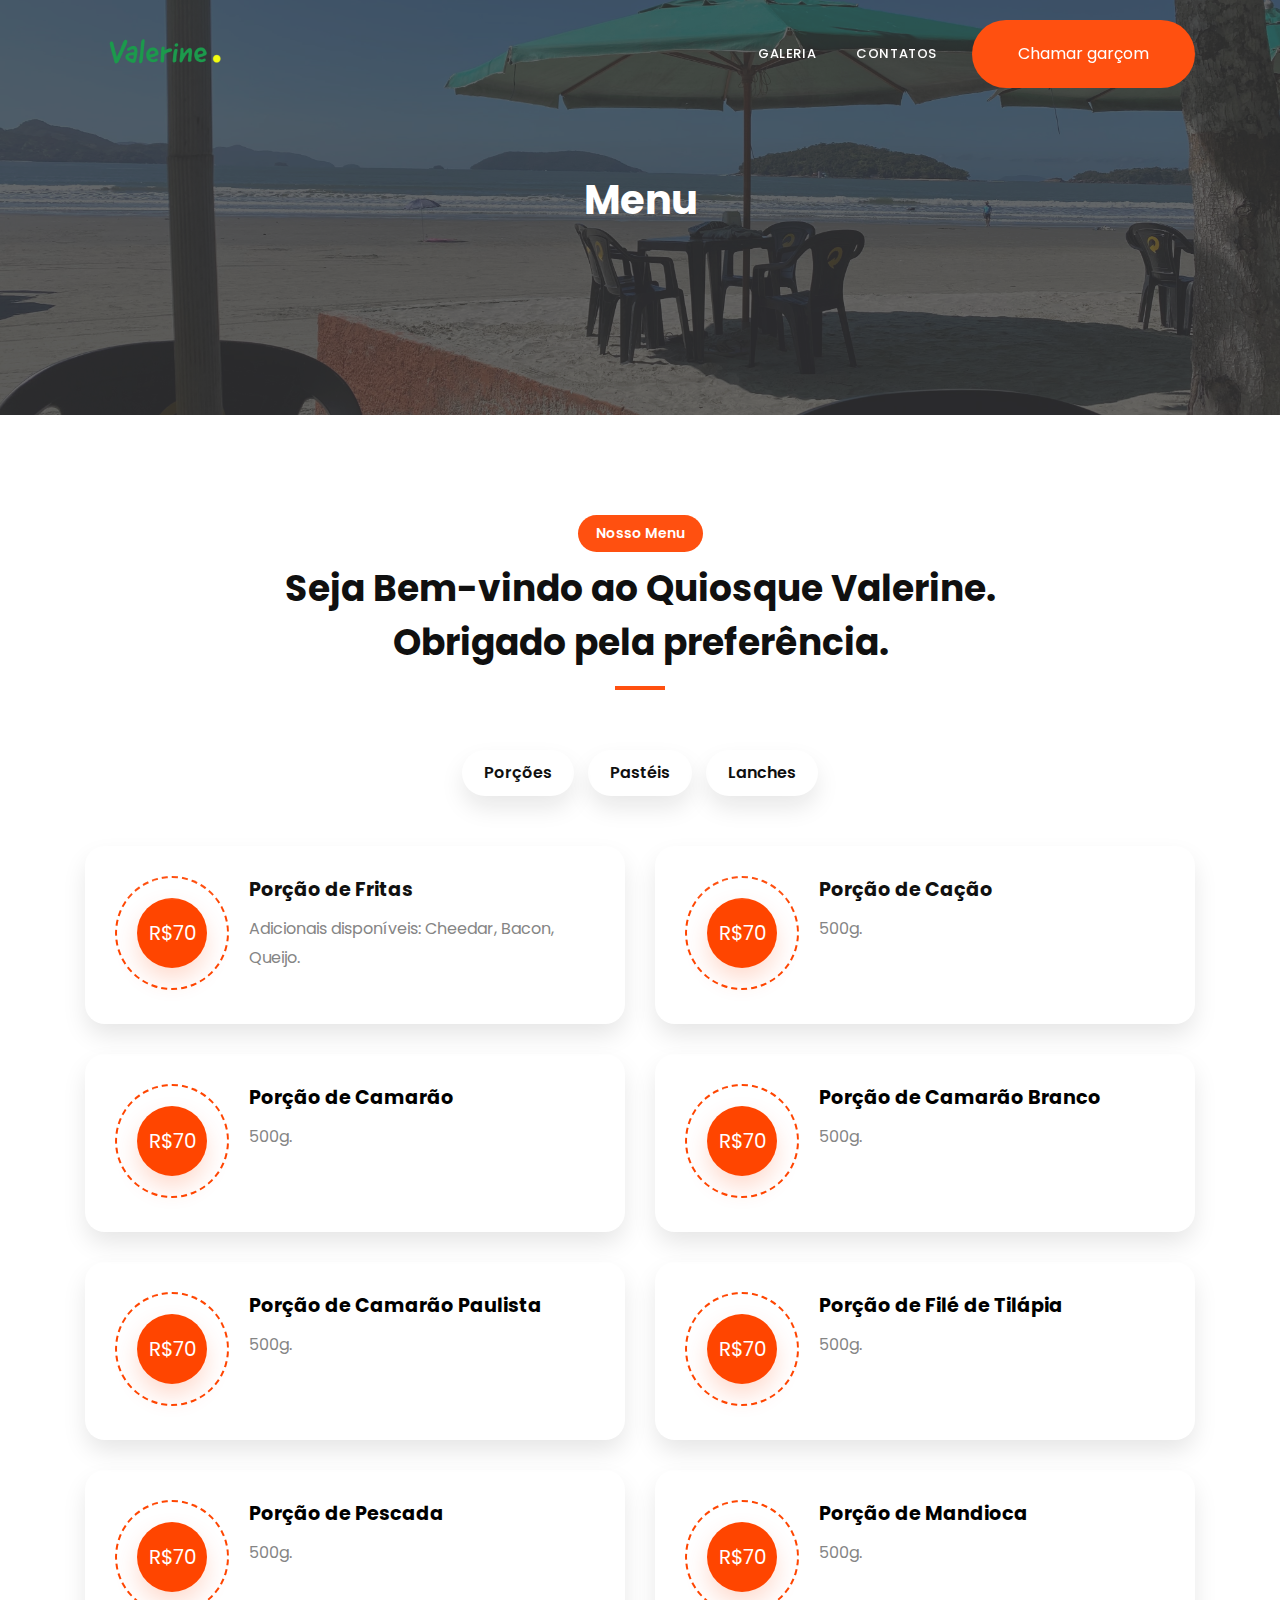
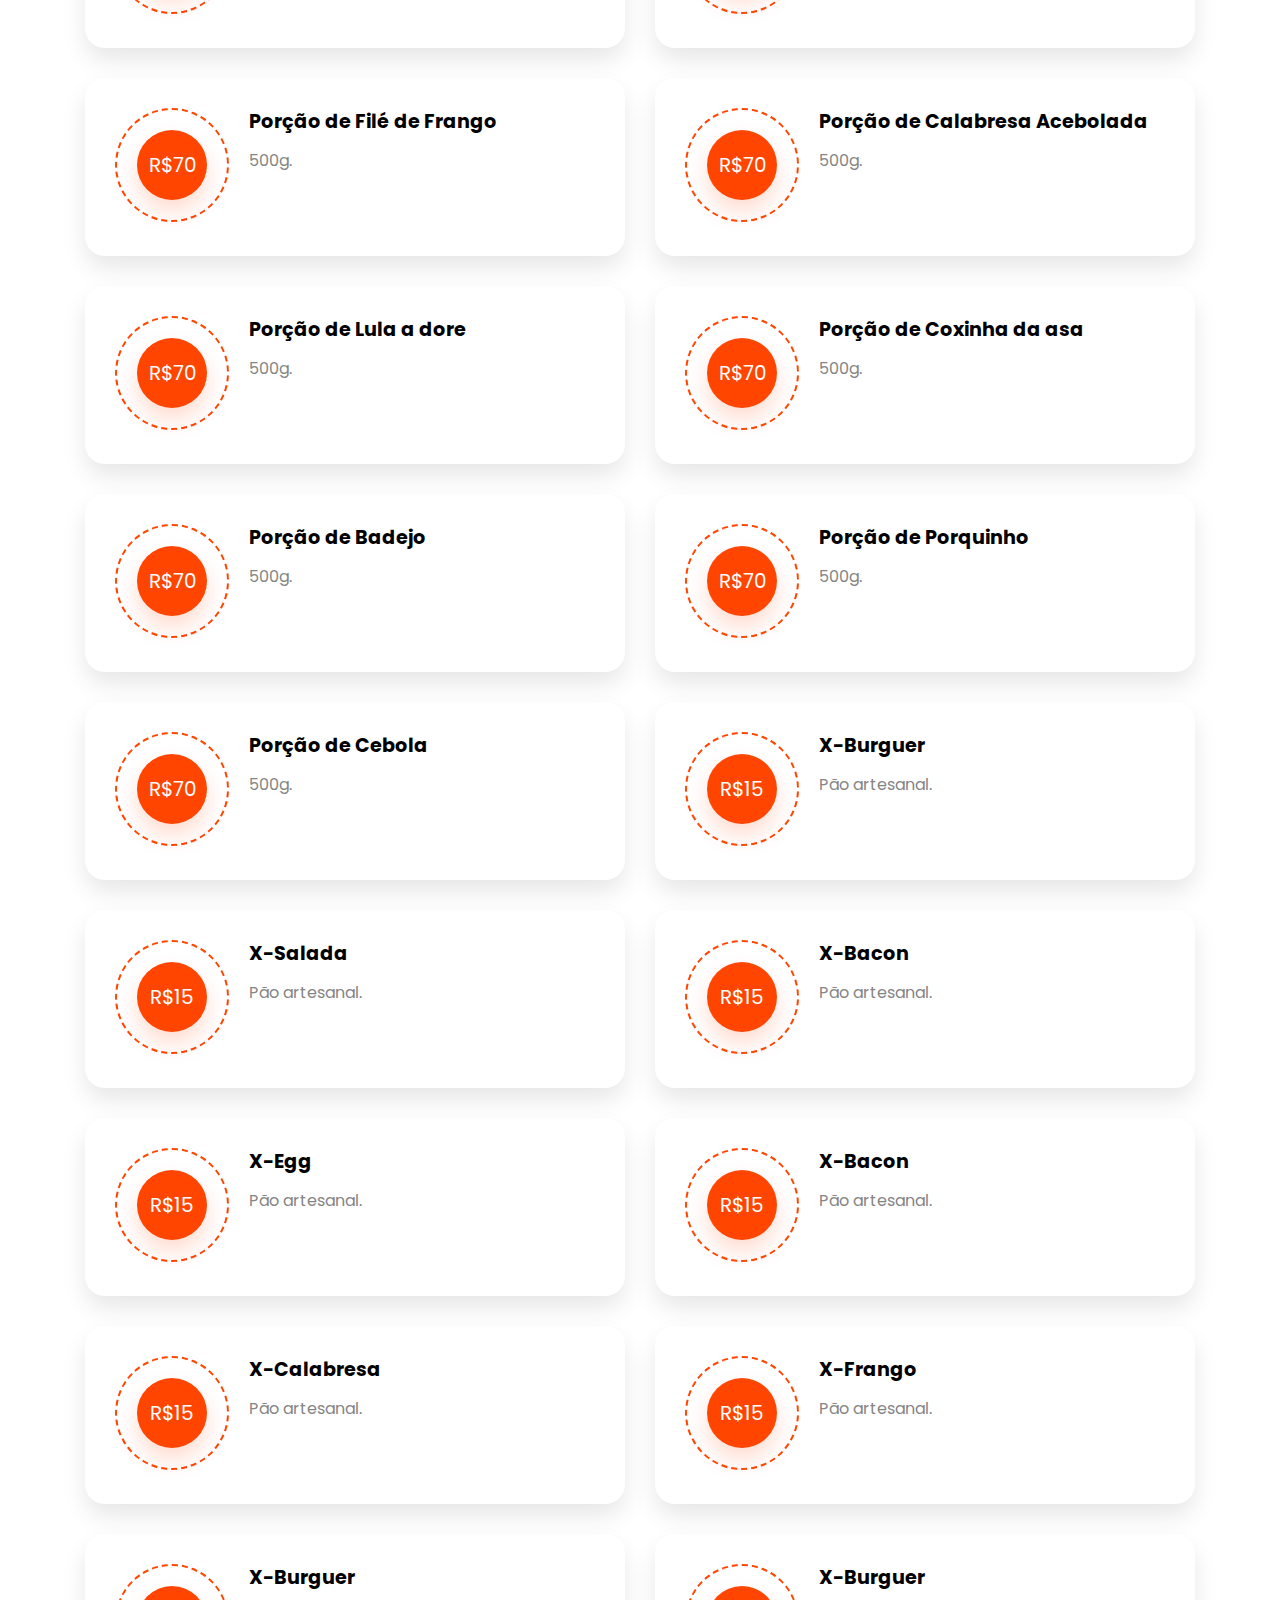
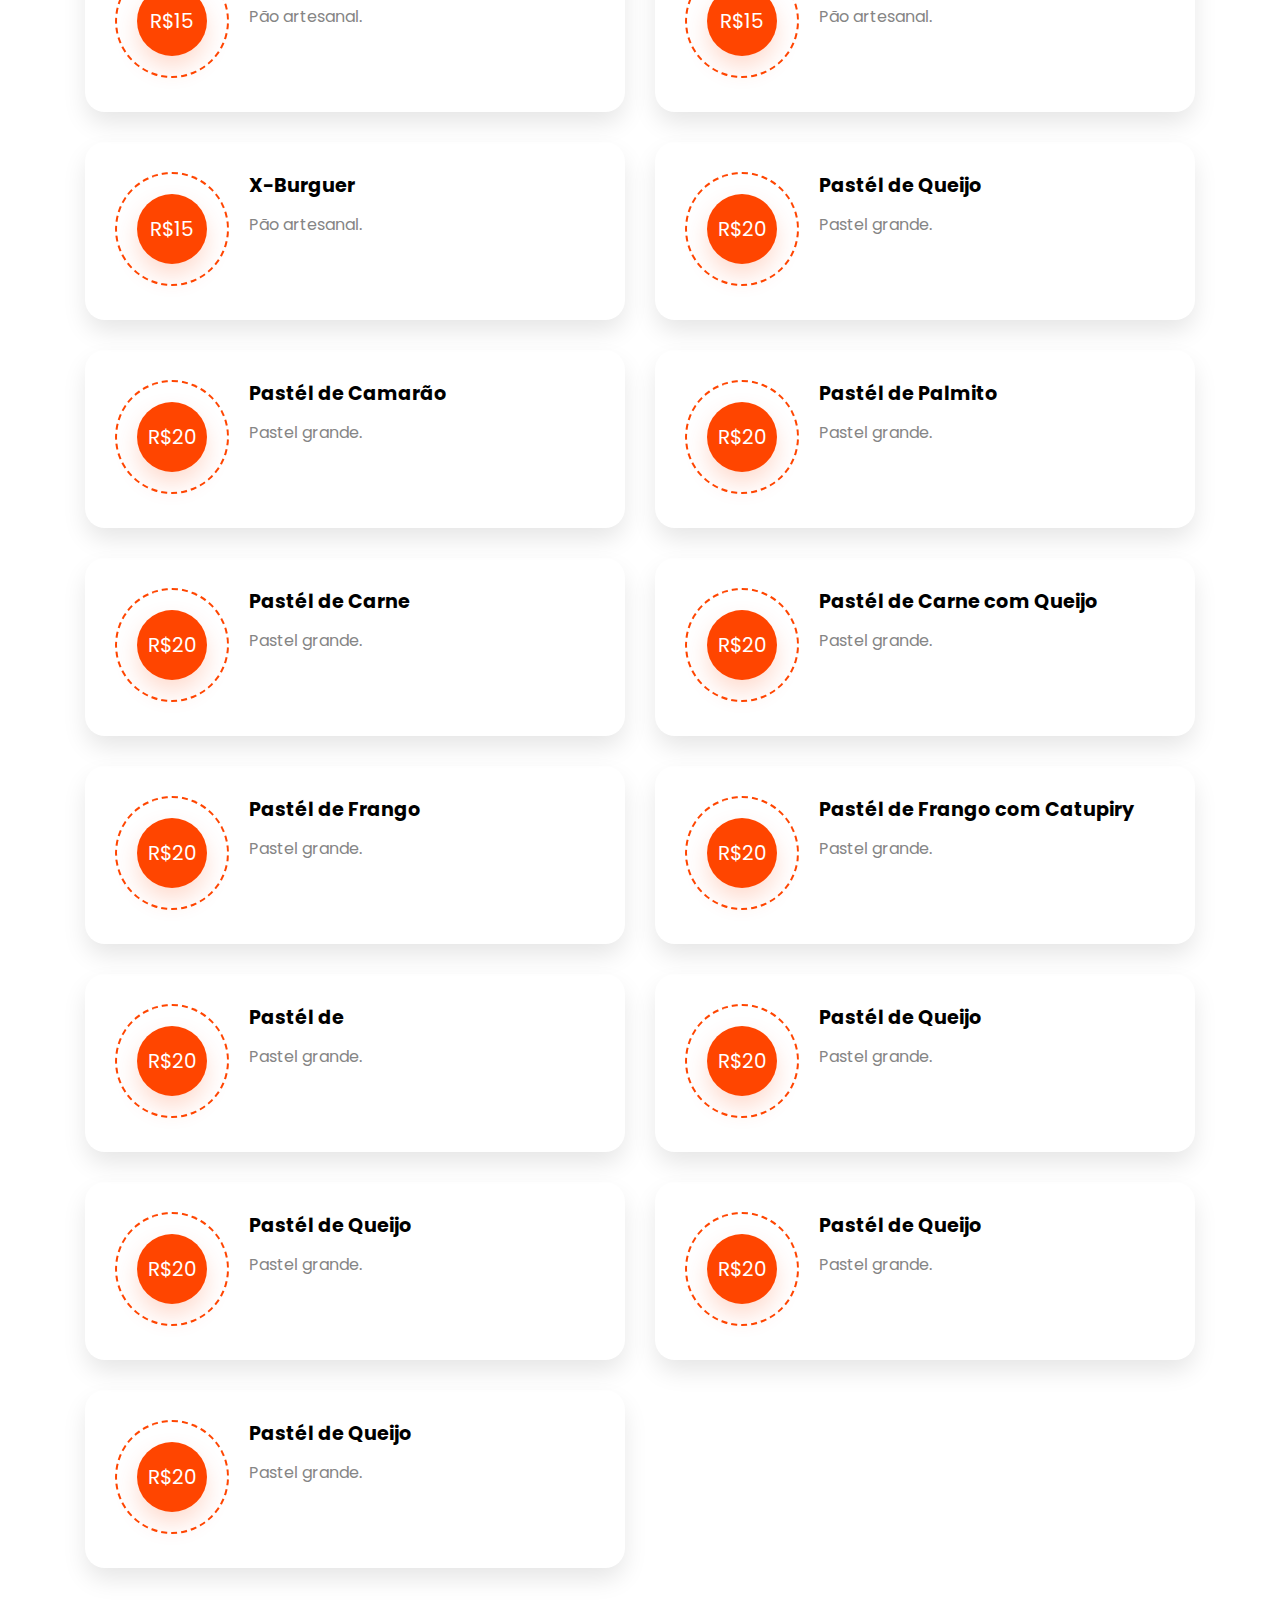
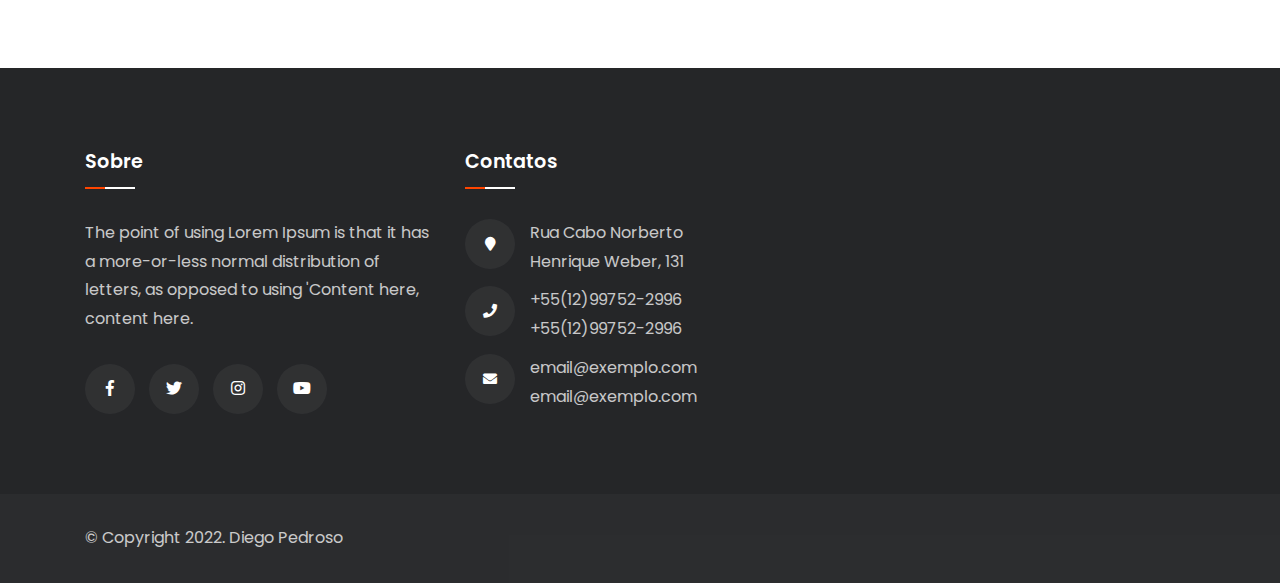
<file: index.html>
<!DOCTYPE html>
<html lang="pt">
<head>
    <meta charset="UTF-8">
    <meta name="author" content="Aip Themes">
    <meta http-equiv="X-UA-Compatible" content="IE=edge">
    <meta name="keywords" content="Quiosque Valerine">
    <meta name="viewport" content="width=device-width, initial-scale=1.0">
    <title>Valerine</title>
    <!--// Boostrap v4 //-->
    <link rel="stylesheet" href="vendor/css/bootstrap.min.css">
    <!--// Magnific Popup //-->
    <link rel="stylesheet" href="vendor/css/magnific.popup.min.css">
    <!--// Fancy Box //-->
    <link rel="stylesheet" href="vendor/css/fancybox.min.css">
    <!--// Animate Css //-->
    <link rel="stylesheet" href="vendor/css/animate.min.css">
    <!--// Owl Carousel //-->
    <link rel="stylesheet" href="vendor/css/owl.carousel.min.css">
    <!--// Owl Carousel Default //-->
    <link rel="stylesheet" href="vendor/css/owl.carousel.default.min.css">
    <!--// Font Awesome //-->
    <link rel="stylesheet" href="fonts/font_awesome/css/all.css">
    <!--// Flat Icon //-->
    <link rel="stylesheet" href="fonts/flat_icon/flaticon.css">
    <!--// Theme Main Css //-->
    <link rel="stylesheet" href="css/style.css">
    <!--// Google Fonts //-->
    <link href="https://fonts.googleapis.com/css2?family=Poppins:ital,wght@0,400;0,500;0,600;0,700;0,800;0,900;1,400;1,500;1,600;1,700;1,800;1,900&display=swap" rel="stylesheet">
</head>
<body>

    <!--// Page Wrapper Start //-->
    <div class="page-wrapper" data-scroll-index="0">

        <!--// Header Start //-->
        <header class="header fixed-top" id="header">
            <div id="nav-menu-wrap">
                <div class="container">
                    <nav class="navbar navbar-expand-lg p-0">
                        <a class="navbar-brand" href="index.html">
                            <img src="img/Valerine.png" alt="Logo White" class="img-fluid logo-transparent">
                            <img src="img/Valerine.png" alt="Logo White" class="img-fluid logo-normal">
                        </a>
                        <button class="navbar-toggler" type="button" data-toggle="collapse" data-target="#fixedNavbar" aria-controls="fixedNavbar" aria-expanded="false" aria-label="Toggle navigation">
                            <span class="togler-icon-inner">
                                <span class="line-1"></span>
                                <span class="line-2"></span>  
                                <span class="line-3"></span>
                            </span>
                        </button>
                        <button class="search-btn-toggle search-btn-mobile" data-toggle="modal" data-target="#searchForm"><i class=" fa fa-search"></i></button>
                        <button class="reservation-btn-toggle reservation-btn-mobile" data-toggle="modal" data-target="#reservationForm"><i class="fas fa-envelope-open-text"></i></button>
                        <div class="collapse navbar-collapse main-menu justify-content-end" id="fixedNavbar">
                            <ul class="navbar-nav">

                                <li class="nav-item">
                                    <a class="nav-link" href="gallery.html">Galeria</a>
                                </li>
                                
                                <li class="nav-item">
                                    <a class="nav-link" href="about-us.html">Contatos</a>
                                </li>
                                
                                <li class="nav-item navbar-btn-resp d-flex align-items-center">
                                    <a href="#" data-toggle="modal" data-target="#reservationForm" class="primary-btn"> Chamar garçom</a>
                                </li>
                            </ul>
                        </div>
                    </nav>
                </div>
            </div>
        </header>
        <!--// Header End  //-->

        <!--// Main Area Start //-->
        <main class="main-area">

            <!--// Breadcrumb Section Start //-->
            <section class="breadcrumb-section section" data-scroll-index="1" data-bg-image-path="img/bg/breadcrumb-bg.jpg">
                <div class="container">
                    <div class="row justify-content-center">
                        <div class="col-lg-8">
                            <div class="breadcrumb-inner text-center">
                                <h1>Menu</h1>
                                
                            </div>
                        </div>
                    </div>
                </div>
            </section>
            <!--// Breadcrumb Section end //-->

            <!--// Menu Start //-->
            <section class="section pb-minus-70">
                <div class="container">
                    <div class="row justify-content-center">
                        <div class="col-lg-">
                            <div class="section-heading">
                                <span>Nosso Menu</span>
                                <h4>Seja Bem-vindo ao Quiosque Valerine. <br> Obrigado pela preferência. </h4>
                            </div>
                        </div>
                    </div>
                    <div class="row justify-content-center">
                        <div class="col-lg-6">
                            <div class="menu-gallery-filter">
                                <!-- <a href="#" data-menu-gallery-filter="*" class="current">All</a> -->
                                <a href="#" data-menu-gallery-filter=".meat-food">Porções</a>
                                <a href="#" data-menu-gallery-filter=".fish-dishes">Pastéis</a>
                                <a href="#" data-menu-gallery-filter=".salad-pasta">Lanches</a>
                            </div>
                        </div>
                    </div>
                    <div class="row" id="menu-gallery-masonry-wrap">
                        <div class="col-md-6 col-lg-6 menu-gallery-item meat-food">
                            <div class="menu-gallery-item-inner"> 
                                <div class="item-price">
                                    <span>R$70</span>
                                </div>
                                <div class="gallery-details">
                                    <h6><a href="#">Porção de Fritas</a></h6>
                                    <p>
                                        Adicionais disponíveis: Cheedar, Bacon, Queijo.
                                    </p>
                                </div> 
                            </div>
                        </div>
                        <div class="col-md-6 col-lg-6 menu-gallery-item meat-food">
                            <div class="menu-gallery-item-inner"> 
                                <div class="item-price">
                                    <span>R$70</span>
                                </div>
                                <div class="gallery-details">
                                    <h6><a href="#">Porção de Cação</a></h6>
                                    <p>
                                        500g.
                                    </p>
                                </div> 
                            </div>
                        </div>
                        <div class="col-md-6 col-lg-6 menu-gallery-item meat-food">
                            <div class="menu-gallery-item-inner"> 
                                <div class="item-price">
                                    <span>R$70</span>
                                </div>
                                <div class="gallery-details">
                                    <h6><a href="#">Porção de Camarão</a></h6>
                                    <p>
                                        500g.
                                    </p>
                                </div> 
                            </div>
                        </div>
                        <div class="col-md-6 col-lg-6 menu-gallery-item meat-food">
                            <div class="menu-gallery-item-inner"> 
                                <div class="item-price">
                                    <span>R$70</span>
                                </div>
                                <div class="gallery-details">
                                    <h6><a href="#">Porção de Camarão Branco</a></h6>
                                    <p>
                                        500g.
                                    </p>
                                </div> 
                            </div>
                        </div>
                        <div class="col-md-6 col-lg-6 menu-gallery-item meat-food">
                            <div class="menu-gallery-item-inner"> 
                                <div class="item-price">
                                    <span>R$70</span>
                                </div>
                                <div class="gallery-details">
                                    <h6><a href="#">Porção de Camarão Paulista</a></h6>
                                    <p>
                                        500g.
                                    </p>
                                </div> 
                            </div>
                        </div>
                        <div class="col-md-6 col-lg-6 menu-gallery-item meat-food">
                            <div class="menu-gallery-item-inner"> 
                                <div class="item-price">
                                    <span>R$70</span>
                                </div>
                                <div class="gallery-details">
                                    <h6><a href="#">Porção de Filé de Tilápia</a></h6>
                                    <p>
                                        500g.
                                    </p>
                                </div> 
                            </div>
                        </div>
                        <div class="col-md-6 col-lg-6 menu-gallery-item meat-food">
                            <div class="menu-gallery-item-inner"> 
                                <div class="item-price">
                                    <span>R$70</span>
                                </div>
                                <div class="gallery-details">
                                    <h6><a href="#">Porção de Pescada</a></h6>
                                    <p>
                                        500g.
                                    </p>
                                </div> 
                            </div>
                        </div>
                        <div class="col-md-6 col-lg-6 menu-gallery-item meat-food">
                            <div class="menu-gallery-item-inner"> 
                                <div class="item-price">
                                    <span>R$70</span>
                                </div>
                                <div class="gallery-details">
                                    <h6><a href="#">Porção de Mandioca</a></h6>
                                    <p>
                                        500g.
                                    </p>
                                </div> 
                            </div>
                        </div><div class="col-md-6 col-lg-6 menu-gallery-item meat-food">
                            <div class="menu-gallery-item-inner"> 
                                <div class="item-price">
                                    <span>R$70</span>
                                </div>
                                <div class="gallery-details">
                                    <h6><a href="#">Porção de Filé de Frango</a></h6>
                                    <p>
                                        500g.
                                    </p>
                                </div> 
                            </div>
                        </div>
                        <div class="col-md-6 col-lg-6 menu-gallery-item meat-food">
                            <div class="menu-gallery-item-inner"> 
                                <div class="item-price">
                                    <span>R$70</span>
                                </div>
                                <div class="gallery-details">
                                    <h6><a href="#">Porção de Calabresa Acebolada</a></h6>
                                    <p>
                                        500g.
                                    </p>
                                </div> 
                            </div>
                        </div>
                        <div class="col-md-6 col-lg-6 menu-gallery-item meat-food">
                            <div class="menu-gallery-item-inner"> 
                                <div class="item-price">
                                    <span>R$70</span>
                                </div>
                                <div class="gallery-details">
                                    <h6><a href="#">Porção de Lula a dore</a></h6>
                                    <p>
                                        500g.
                                    </p>
                                </div> 
                            </div>
                        </div>
                        <div class="col-md-6 col-lg-6 menu-gallery-item meat-food">
                            <div class="menu-gallery-item-inner"> 
                                <div class="item-price">
                                    <span>R$70</span>
                                </div>
                                <div class="gallery-details">
                                    <h6><a href="#">Porção de Coxinha da asa</a></h6>
                                    <p>
                                        500g.
                                    </p>
                                </div> 
                            </div>
                        </div>
                        <div class="col-md-6 col-lg-6 menu-gallery-item meat-food">
                            <div class="menu-gallery-item-inner"> 
                                <div class="item-price">
                                    <span>R$70</span>
                                </div>
                                <div class="gallery-details">
                                    <h6><a href="#">Porção de Badejo</a></h6>
                                    <p>
                                        500g.
                                    </p>
                                </div> 
                            </div>
                        </div>
                        <div class="col-md-6 col-lg-6 menu-gallery-item meat-food">
                            <div class="menu-gallery-item-inner"> 
                                <div class="item-price">
                                    <span>R$70</span>
                                </div>
                                <div class="gallery-details">
                                    <h6><a href="#">Porção de Porquinho</a></h6>
                                    <p>
                                        500g.
                                    </p>
                                </div> 
                            </div>
                        </div>
                        <div class="col-md-6 col-lg-6 menu-gallery-item meat-food">
                            <div class="menu-gallery-item-inner"> 
                                <div class="item-price">
                                    <span>R$70</span>
                                </div>
                                <div class="gallery-details">
                                    <h6><a href="#">Porção de Cebola</a></h6>
                                    <p>
                                        500g.
                                    </p>
                                </div> 
                            </div>
                        </div>






<!-- divisao porções e Lanches -->







                        <div class="col-md-6 col-lg-6 menu-gallery-item salad-pasta">
                            <div class="menu-gallery-item-inner"> 
                                <div class="item-price">
                                    <span>R$15</span>
                                </div>
                                <div class="gallery-details">
                                    <h6><a href="#">X-Burguer</a></h6>
                                    <p>
                                        Pão artesanal.
                                    </p>
                                </div> 
                            </div>
                        </div>
                        <div class="col-md-6 col-lg-6 menu-gallery-item salad-pasta">
                            <div class="menu-gallery-item-inner"> 
                                <div class="item-price">
                                    <span>R$15</span>
                                </div>
                                <div class="gallery-details">
                                    <h6><a href="#">X-Salada</a></h6>
                                    <p>
                                        Pão artesanal.
                                    </p>
                                </div> 
                            </div>
                        </div>
                        <div class="col-md-6 col-lg-6 menu-gallery-item salad-pasta">
                            <div class="menu-gallery-item-inner"> 
                                <div class="item-price">
                                    <span>R$15</span>
                                </div>
                                <div class="gallery-details">
                                    <h6><a href="#">X-Bacon</a></h6>
                                    <p>
                                        Pão artesanal.
                                    </p>
                                </div> 
                            </div>
                        </div>
                        <div class="col-md-6 col-lg-6 menu-gallery-item salad-pasta">
                            <div class="menu-gallery-item-inner"> 
                                <div class="item-price">
                                    <span>R$15</span>
                                </div>
                                <div class="gallery-details">
                                    <h6><a href="#">X-Egg</a></h6>
                                    <p>
                                        Pão artesanal.
                                    </p>
                                </div> 
                            </div>
                        </div>
                        <div class="col-md-6 col-lg-6 menu-gallery-item salad-pasta">
                            <div class="menu-gallery-item-inner"> 
                                <div class="item-price">
                                    <span>R$15</span>
                                </div>
                                <div class="gallery-details">
                                    <h6><a href="#">X-Bacon </a></h6>
                                    <p>
                                        Pão artesanal.
                                    </p>
                                </div> 
                            </div>
                        </div>
                        <div class="col-md-6 col-lg-6 menu-gallery-item salad-pasta">
                            <div class="menu-gallery-item-inner"> 
                                <div class="item-price">
                                    <span>R$15</span>
                                </div>
                                <div class="gallery-details">
                                    <h6><a href="#">X-Calabresa</a></h6>
                                    <p>
                                        Pão artesanal.
                                    </p>
                                </div> 
                            </div>
                        </div>
                        <div class="col-md-6 col-lg-6 menu-gallery-item salad-pasta">
                            <div class="menu-gallery-item-inner"> 
                                <div class="item-price">
                                    <span>R$15</span>
                                </div>
                                <div class="gallery-details">
                                    <h6><a href="#">X-Frango</a></h6>
                                    <p>
                                        Pão artesanal.
                                    </p>
                                </div> 
                            </div>
                        </div>
                        <div class="col-md-6 col-lg-6 menu-gallery-item salad-pasta">
                            <div class="menu-gallery-item-inner"> 
                                <div class="item-price">
                                    <span>R$15</span>
                                </div>
                                <div class="gallery-details">
                                    <h6><a href="#">X-Burguer</a></h6>
                                    <p>
                                        Pão artesanal.
                                    </p>
                                </div> 
                            </div>
                        </div>
                        <div class="col-md-6 col-lg-6 menu-gallery-item salad-pasta">
                            <div class="menu-gallery-item-inner"> 
                                <div class="item-price">
                                    <span>R$15</span>
                                </div>
                                <div class="gallery-details">
                                    <h6><a href="#">X-Burguer</a></h6>
                                    <p>
                                        Pão artesanal.
                                    </p>
                                </div> 
                            </div>
                        </div>
                        <div class="col-md-6 col-lg-6 menu-gallery-item salad-pasta">
                            <div class="menu-gallery-item-inner"> 
                                <div class="item-price">
                                    <span>R$15</span>
                                </div>
                                <div class="gallery-details">
                                    <h6><a href="#">X-Burguer</a></h6>
                                    <p>
                                        Pão artesanal.
                                    </p>
                                </div> 
                            </div>
                        </div>






















                        <div class="col-md-6 col-lg-6 menu-gallery-item fish-dishes">
                            <div class="menu-gallery-item-inner"> 
                                <div class="item-price">
                                    <span>R$20</span>
                                </div>
                                <div class="gallery-details">
                                    <h6><a href="#">Pastél de Queijo</a></h6>
                                    <p>
                                        Pastel grande.
                                    </p>
                                </div> 
                            </div>
                        </div>
                        <div class="col-md-6 col-lg-6 menu-gallery-item fish-dishes">
                            <div class="menu-gallery-item-inner"> 
                                <div class="item-price">
                                    <span>R$20</span>
                                </div>
                                <div class="gallery-details">
                                    <h6><a href="#">Pastél de Camarão</a></h6>
                                    <p>
                                        Pastel grande.
                                    </p>
                                </div> 
                            </div>
                        </div>
                        <div class="col-md-6 col-lg-6 menu-gallery-item fish-dishes">
                            <div class="menu-gallery-item-inner"> 
                                <div class="item-price">
                                    <span>R$20</span>
                                </div>
                                <div class="gallery-details">
                                    <h6><a href="#">Pastél de Palmito</a></h6>
                                    <p>
                                        Pastel grande.
                                    </p>
                                </div> 
                            </div>
                        </div>
                        <div class="col-md-6 col-lg-6 menu-gallery-item fish-dishes">
                            <div class="menu-gallery-item-inner"> 
                                <div class="item-price">
                                    <span>R$20</span>
                                </div>
                                <div class="gallery-details">
                                    <h6><a href="#">Pastél de Carne</a></h6>
                                    <p>
                                        Pastel grande.
                                    </p>
                                </div> 
                            </div>
                        </div>
                        <div class="col-md-6 col-lg-6 menu-gallery-item fish-dishes">
                            <div class="menu-gallery-item-inner"> 
                                <div class="item-price">
                                    <span>R$20</span>
                                </div>
                                <div class="gallery-details">
                                    <h6><a href="#">Pastél de Carne com Queijo</a></h6>
                                    <p>
                                        Pastel grande.
                                    </p>
                                </div> 
                            </div>
                        </div>
                        <div class="col-md-6 col-lg-6 menu-gallery-item fish-dishes">
                            <div class="menu-gallery-item-inner"> 
                                <div class="item-price">
                                    <span>R$20</span>
                                </div>
                                <div class="gallery-details">
                                    <h6><a href="#">Pastél de Frango</a></h6>
                                    <p>
                                        Pastel grande.
                                    </p>
                                </div> 
                            </div>
                        </div>
                        <div class="col-md-6 col-lg-6 menu-gallery-item fish-dishes">
                            <div class="menu-gallery-item-inner"> 
                                <div class="item-price">
                                    <span>R$20</span>
                                </div>
                                <div class="gallery-details">
                                    <h6><a href="#">Pastél de Frango com Catupiry</a></h6>
                                    <p>
                                        Pastel grande.
                                    </p>
                                </div> 
                            </div>
                        </div>
                        <div class="col-md-6 col-lg-6 menu-gallery-item fish-dishes">
                            <div class="menu-gallery-item-inner"> 
                                <div class="item-price">
                                    <span>R$20</span>
                                </div>
                                <div class="gallery-details">
                                    <h6><a href="#">Pastél de </a></h6>
                                    <p>
                                        Pastel grande.
                                    </p>
                                </div> 
                            </div>
                        </div>
                        <div class="col-md-6 col-lg-6 menu-gallery-item fish-dishes">
                            <div class="menu-gallery-item-inner"> 
                                <div class="item-price">
                                    <span>R$20</span>
                                </div>
                                <div class="gallery-details">
                                    <h6><a href="#">Pastél de Queijo</a></h6>
                                    <p>
                                        Pastel grande.
                                    </p>
                                </div> 
                            </div>
                        </div>
                        <div class="col-md-6 col-lg-6 menu-gallery-item fish-dishes">
                            <div class="menu-gallery-item-inner"> 
                                <div class="item-price">
                                    <span>R$20</span>
                                </div>
                                <div class="gallery-details">
                                    <h6><a href="#">Pastél de Queijo</a></h6>
                                    <p>
                                        Pastel grande.
                                    </p>
                                </div> 
                            </div>
                        </div>
                        <div class="col-md-6 col-lg-6 menu-gallery-item fish-dishes">
                            <div class="menu-gallery-item-inner"> 
                                <div class="item-price">
                                    <span>R$20</span>
                                </div>
                                <div class="gallery-details">
                                    <h6><a href="#">Pastél de Queijo</a></h6>
                                    <p>
                                        Pastel grande.
                                    </p>
                                </div> 
                            </div>
                        </div>
                        <div class="col-md-6 col-lg-6 menu-gallery-item fish-dishes">
                            <div class="menu-gallery-item-inner"> 
                                <div class="item-price">
                                    <span>R$20</span>
                                </div>
                                <div class="gallery-details">
                                    <h6><a href="#">Pastél de Queijo</a></h6>
                                    <p>
                                        Pastel grande.
                                    </p>
                                </div> 
                            </div>
                        </div>
                    </div>
                </div>
            </section>
            <!--// Menu End //-->

            <!--// Footer Start //-->
            <footer class="footer">
                <div class="footer-top">
                    <div class="container">
                        <div class="row">
                            <div class="col-md-6 col-lg-4 footer-widget-resp">
                                <div class="footer-widget">
                                    <h6 class="footer-title">Sobre</h6>
                                    <p class="footer-desc">
                                        The point of using Lorem Ipsum is that it has a more-or-less normal distribution of letters, as opposed to using 'Content here, content here.
                                    </p>
                                    <div class="footer-social-links">
                                        <a href="#">
                                            <i class="fab fa-facebook-f"></i>
                                        </a>
                                        <a href="#">
                                            <i class="fab fa-twitter"></i>
                                        </a>
                                        <a href="#">
                                            <i class="fab fa-instagram"></i>
                                        </a>
                                        <a href="#">
                                            <i class="fab fa-youtube"></i>
                                        </a>
                                    </div>
                                </div>
                            </div>
                            
                            
                            <div class="col-md-6 col-lg-3 footer-widget-resp">
                                <div class="footer-widget">
                                    <h6 class="footer-title">Contatos</h6>
                                    <div class="footer-contact-info-wrap">
                                        <ul class="footer-contact-info-list">
                                            <li>
                                                <i class="fa fa-map-marker"></i>
                                                <p>Rua Cabo Norberto Henrique Weber, 131</p>
                                            </li>
                                            <li>
                                                <i class="fa fa-phone"></i>
                                                <div class="text">
                                                    <p>+55(12)99752-2996</p>
                                                    <p>+55(12)99752-2996</p>
                                                </div>
                                            </li>
                                            <li>
                                                <i class="fa fa-envelope"></i>
                                                <div class="text">
                                                    <p>email@exemplo.com</p>
                                                    <p>email@exemplo.com</p>
                                                </div>
                                            </li>
                                        </ul>
                                    </div>
                                </div>
                            </div>
                        </div>
                    </div>
                </div>
                <div class="copyright">
                    <div class="container">
                        <p class="copyright-text">© Copyright 2022. Diego Pedroso</p>
                    </div>
                </div>
            </footer>
            <!--// Footer End //-->

            <!--// Search Form Start //-->
            <div class="modal fade custom-modal" id="searchForm" tabindex="-1" role="dialog" aria-labelledby="searchFormLabel" aria-hidden="true">
                <div class="modal-dialog" role="document">
                    <div class="modal-content">
                        <div class="modal-header">
                            <h5 class="modal-title" id="searchFormLabel">Search</h5>
                            <button type="button" class="close" data-dismiss="modal" aria-label="Close">
                                <span aria-hidden="true">&times;</span>
                            </button>
                        </div>
                        <div class="modal-body">
                            <form action="index.html" method="POST">
                                <div class="popup-form-group mb-0">
                                    <input type="text" class="popup-form-control" autocomplete="off" name="search_query" required placeholder="Search Here *">
                                    <span class="fa fa-search"></span>
                                    <button type="submit" class="search-form-btn" name="search_form_btn"><i class="fa fa-search"></i></button>
                                </div>
                            </form>
                        </div>
                    </div>
                </div>
            </div>
            <!--// Search Form End //-->

            <!--// Reservation Form Start //-->
            <div class="modal fade custom-modal" id="reservationForm" tabindex="-1" role="dialog" aria-labelledby="reservationFormLabel" aria-hidden="true">
                <div class="modal-dialog" role="document">
                    <div class="modal-content">
                        <div class="modal-header">
                            <h5 class="modal-title" id="reservationFormLabel">Chamar garçom</h5>
                            <button type="button" class="close" data-dismiss="modal" aria-label="Close">
                                <span aria-hidden="true">&times;</span>
                            </button>
                        </div>
                        <div class="modal-body">
                            <form action="phpmailer/send_mail.php" method="POST">
                                <div class="popup-form-group">
                                    <input type="text" class="popup-form-control" autocomplete="off" name="reservation_name" required placeholder="Seu nome*">
                                    <span class="fas fa-user"></span>
                                </div>
                                <div class="popup-form-group">
                                    <input type="number" class="popup-form-control" autocomplete="off" name="reservation_phone" required placeholder="Número da mesa *">
                                    <span class="fa fa-mobile"></span>
                                </div>
                                <div class="popup-form-group">
                                    <textarea name="reservation_special_request" id="reservationRequest" cols="30" rows="5" class="popup-form-control" required placeholder="Pedido *"></textarea>
                                    <span class="fa fa-envelope-open-text"></span>
                                </div>
                                <div class="popup-form-btn">
                                    <button type="submit" class="primary-btn">Solicitar</button>
                                </div>
                            </form>
                        </div>
                    </div>
                </div>
            </div>
            <!--// Reservation Form End //-->

        </main>
        <!--// Main Area End //-->

        <a href="#" data-scroll-goto="0" class="scroll-top-btn">
            <i class="fa fa-arrow-up"></i>
        </a>
        <!--// .scroll-top-btn // -->

        <div id="preloader-wrap">
            <div class="preloader-inner"></div>
        </div>
        <!--// Preloader // -->

    </div>
    <!--// Page Wrapper End //-->

    <!--// JQuery //-->
    <script src="vendor/js/jquery.min.js"></script>
    <!--// Images Loaded //-->
    <script src="vendor/js/images.loaded.min.js"></script>
    <!--// Magnific Popup //-->
    <script src="vendor/js/magnific.popup.min.js"></script>
    <!--// Popper Popup //-->
    <script src="vendor/js/popper.min.js"></script>
    <!--// Bootstrap //-->
    <script src="vendor/js/bootstrap.min.js"></script>
    <!--// Wow Js //-->
    <script src="vendor/js/wow.min.js"></script>
    <!--// Waypoint Js //-->
    <script src="vendor/js/waypoint.min.js"></script>
    <!--// Counter Up Js //-->
    <script src="vendor/js/counter.up.min.js"></script>
    <!--// JQuery Easing Functions //-->
    <script src="vendor/js/jquery.easing.min.js"></script>
    <!--// ScrollIt //-->
    <script src="vendor/js/scrollit.min.js"></script>
    <!--// Isotope //-->
    <script src="vendor/js/isotope.min.js"></script>
    <!--// Owl Carousel //-->
    <script src="vendor/js/owl.carousel.min.js"></script>
    <!--// Fancy Box //-->
    <script src="vendor/js/fancybox.min.js"></script>
    <!--// Form Validate //-->
    <script src="vendor/js/jquery.form.validate.js"></script>
    <!--// Main Js //-->
    <script src="js/main.js"></script>
</body>
</html>
</file>
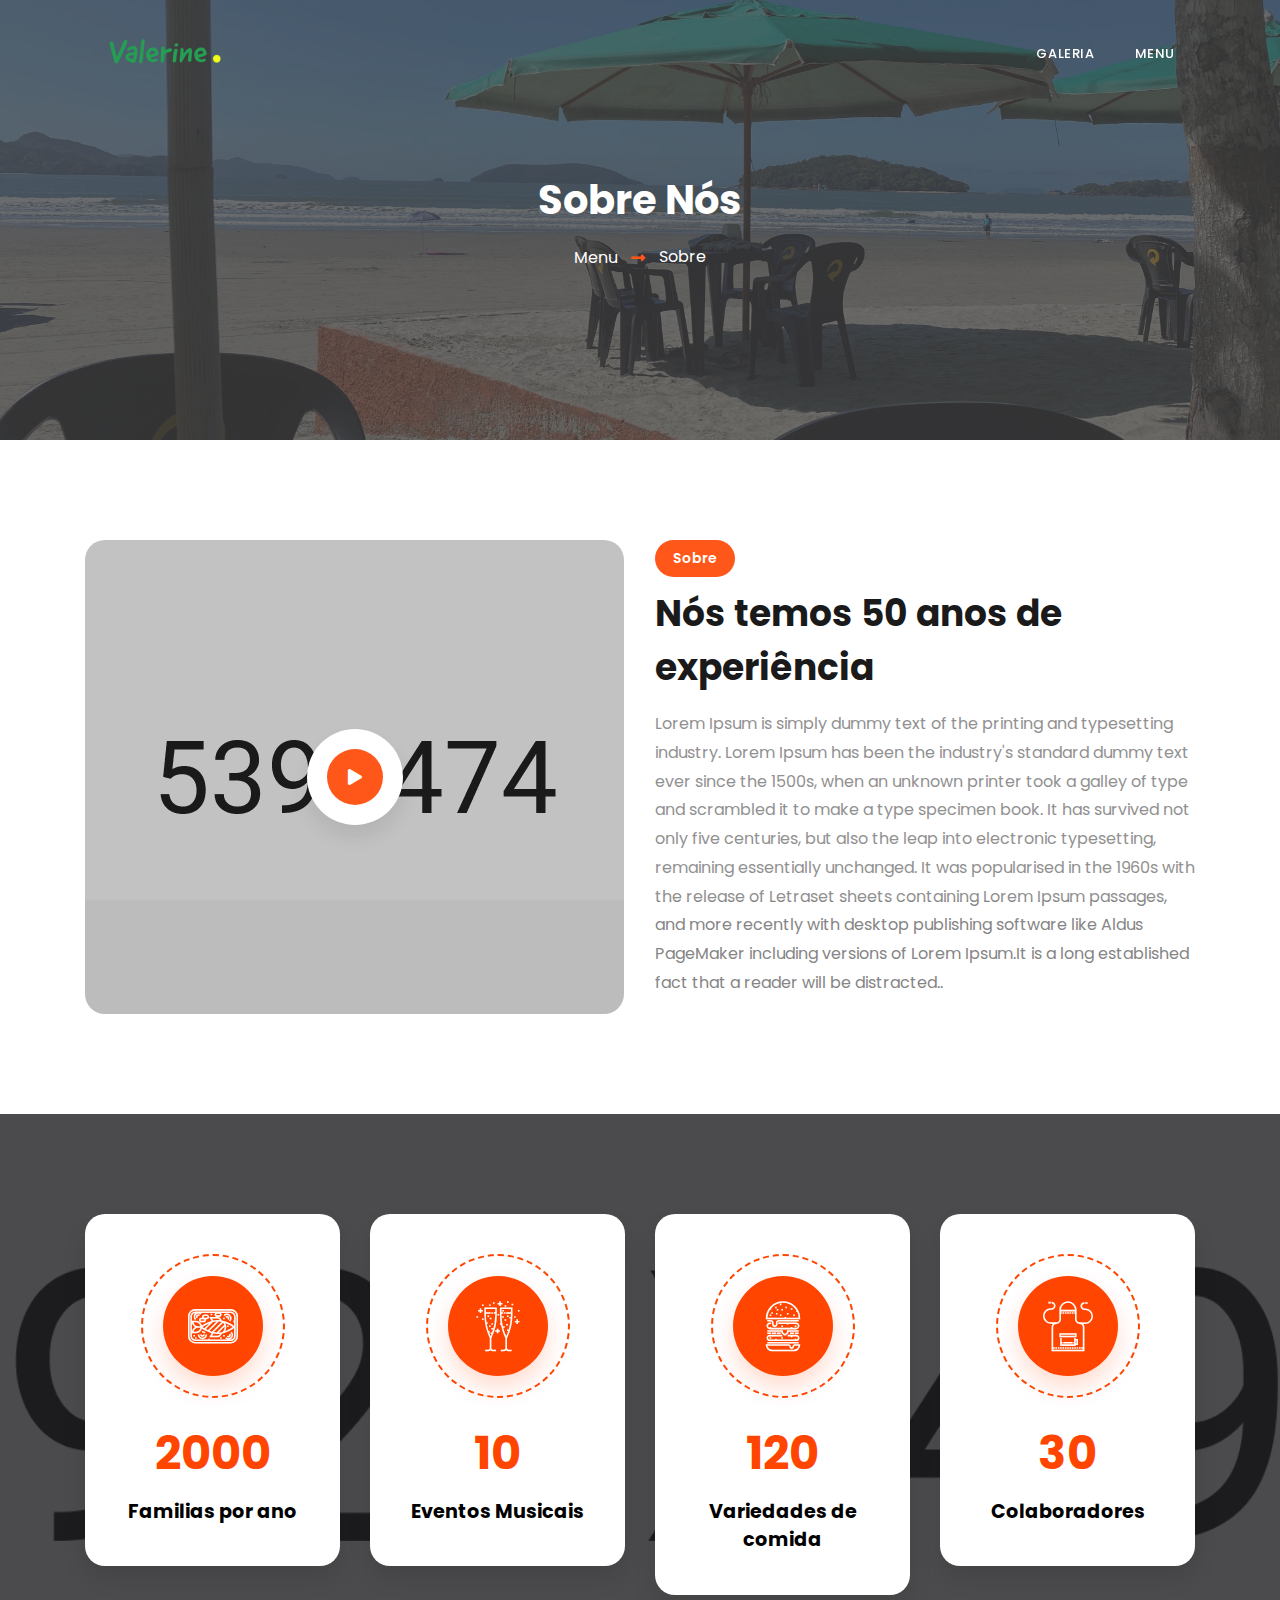
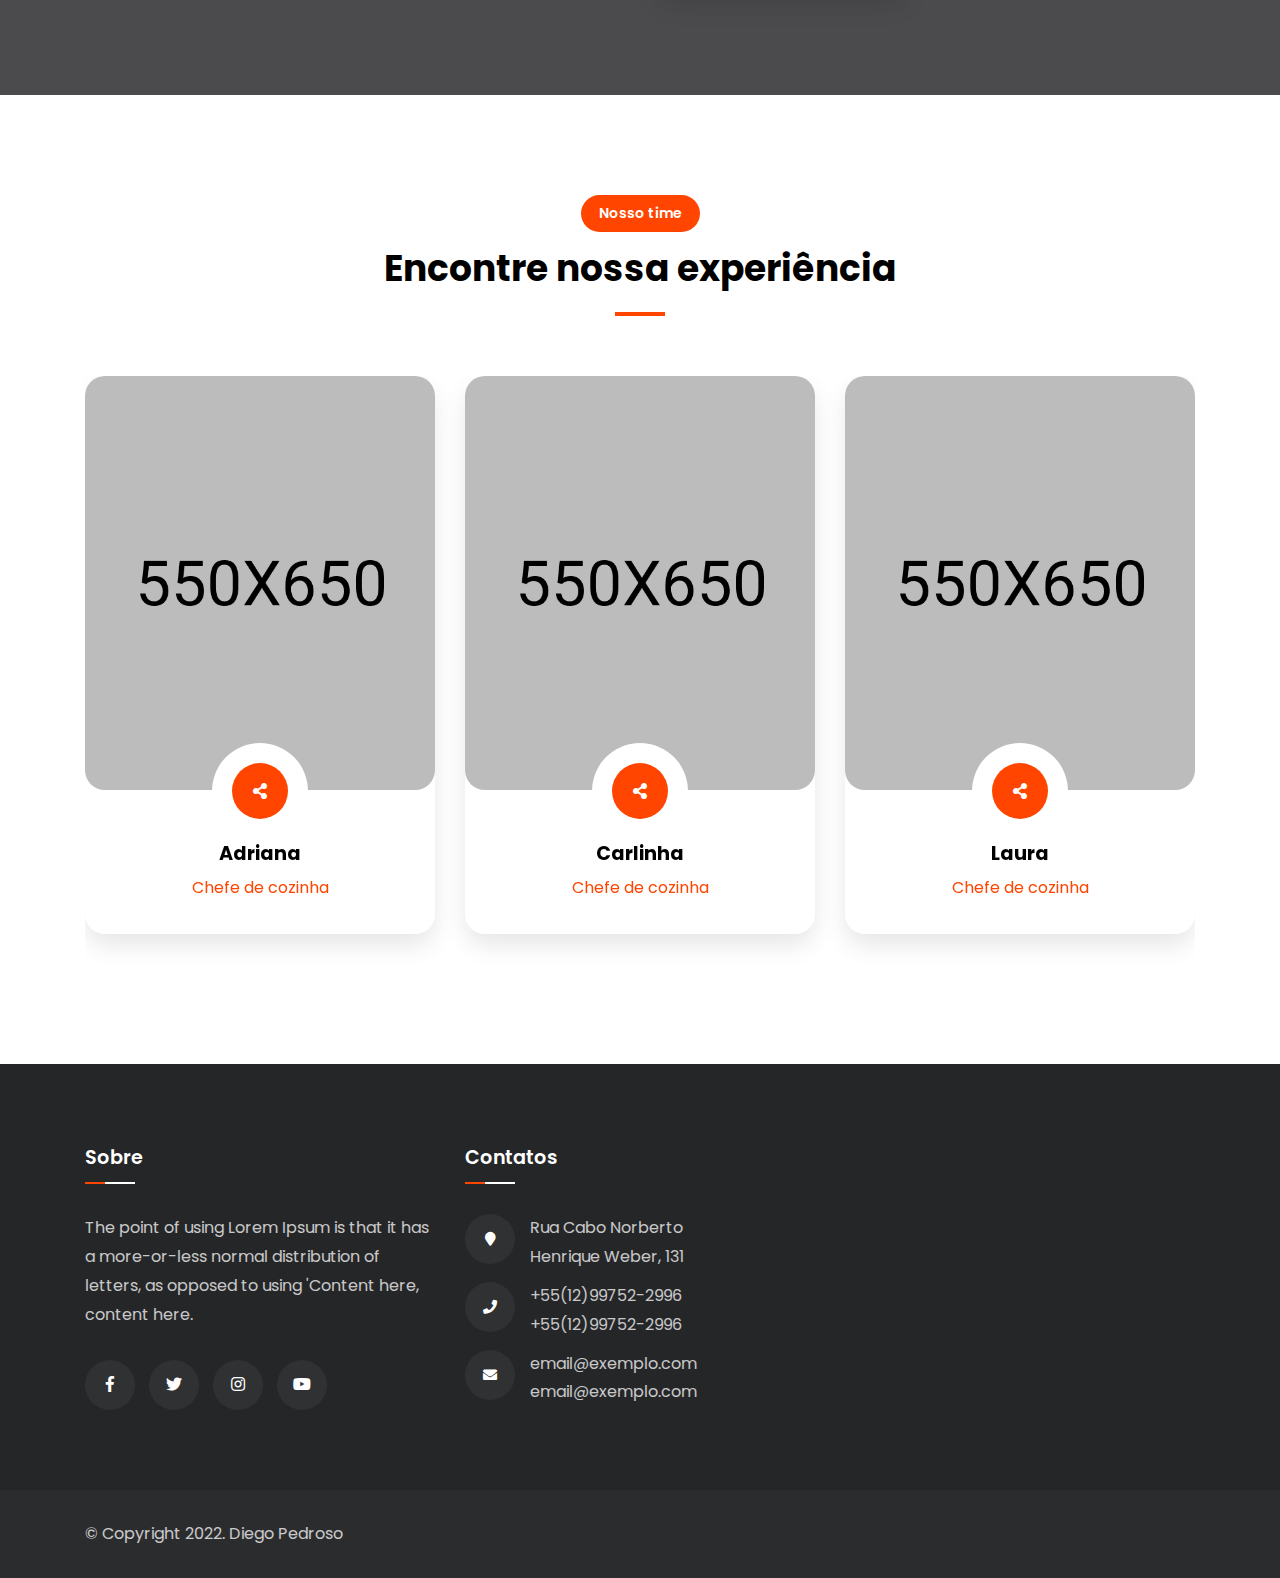
<file: about-us.html>
<!DOCTYPE html>
<html lang="pt">
<head>
    <meta charset="UTF-8">
    <meta name="author" content="Aip Themes">
    <meta http-equiv="X-UA-Compatible" content="IE=edge">
    <meta name="keywords" content="Quiosque Valerine">
    <meta name="viewport" content="width=device-width, initial-scale=1.0">
    <title>Sobre Nós</title>
    <!--// Boostrap v4 //-->
    <link rel="stylesheet" href="vendor/css/bootstrap.min.css">
    <!--// Magnific Popup //-->
    <link rel="stylesheet" href="vendor/css/magnific.popup.min.css">
    <!--// Fancy Box //-->
    <link rel="stylesheet" href="vendor/css/fancybox.min.css">
    <!--// Animate Css //-->
    <link rel="stylesheet" href="vendor/css/animate.min.css">
    <!--// Owl Carousel //-->
    <link rel="stylesheet" href="vendor/css/owl.carousel.min.css">
    <!--// Owl Carousel Default //-->
    <link rel="stylesheet" href="vendor/css/owl.carousel.default.min.css">
    <!--// Font Awesome //-->
    <link rel="stylesheet" href="fonts/font_awesome/css/all.css">
    <!--// Flat Icon //-->
    <link rel="stylesheet" href="fonts/flat_icon/flaticon.css">
    <!--// Theme Main Css //-->
    <link rel="stylesheet" href="css/style.css">
    <!--// Google Fonts //-->
    <link href="https://fonts.googleapis.com/css2?family=Poppins:ital,wght@0,400;0,500;0,600;0,700;0,800;0,900;1,400;1,500;1,600;1,700;1,800;1,900&display=swap" rel="stylesheet">
</head>
<body>

    <!--// Page Wrapper Start //-->
    <div class="page-wrapper" data-scroll-index="0">

        <!--// Header Start //-->
        <header class="header fixed-top" id="header">
            <div id="nav-menu-wrap">
                <div class="container">
                    <nav class="navbar navbar-expand-lg p-0">
                        <a class="navbar-brand" href="index.html">
                            <img src="img/Valerine.png" alt="Logo White" class="img-fluid logo-transparent">
                            <img src="img/Valerine.png" alt="Logo White" class="img-fluid logo-normal">
                        </a>
                        <button class="navbar-toggler" type="button" data-toggle="collapse" data-target="#fixedNavbar" aria-controls="fixedNavbar" aria-expanded="false" aria-label="Toggle navigation">
                            <span class="togler-icon-inner">
                                <span class="line-1"></span>
                                <span class="line-2"></span>
                                <span class="line-3"></span>
                            </span>
                        </button>
                        <button class="search-btn-toggle search-btn-mobile" data-toggle="modal" data-target="#searchForm"><i class=" fa fa-search"></i></button>
                        <button class="reservation-btn-toggle reservation-btn-mobile" data-toggle="modal" data-target="#reservationForm"><i class="fas fa-envelope-open-text"></i></button>
                        <div class="collapse navbar-collapse main-menu justify-content-end" id="fixedNavbar">
                            <ul class="navbar-nav">
                                
                                
                                <li class="nav-item">
                                    <a class="nav-link" href="gallery.html">Galeria</a>
                                </li>
                                <li class="nav-item">
                                    <a class="nav-link" href="index.html">Menu</a>
                                </li>
                            </ul>
                        </div>
                    </nav>
                </div>
            </div>
        </header>
        <!--// Header End  //-->

        <!--// Main Area Start //-->
        <main class="main-area">

            <!--// Breadcrumb Section Start //-->
            <section class="breadcrumb-section section" data-scroll-index="1" data-bg-image-path="img/bg/breadcrumb-bg.jpg">
                <div class="container">
                    <div class="row justify-content-center">
                        <div class="col-lg-8">
                            <div class="breadcrumb-inner text-center">
                                <h1>Sobre Nós</h1>
                                <ul class="breadcrumb-links">
                                    <li>
                                        <a href="index.html">Menu</a>
                                    </li>
                                    <li class="active">
                                        Sobre
                                    </li>
                                </ul>
                            </div>
                        </div>
                    </div>
                </div>
            </section>
            <!--// Breadcrumb Section end //-->
            
            <!--// About Start //-->
            <section class="section" id="about" data-scroll-index="1">
                <div class="container">
                    <div class="row">
                        <div class="col-lg-6 about-img-resp">
                            <div class="about-img-wrap">
                                <img src="img/bg/about-image.jpg" alt="About image" class="img-fluid">
                                <a href="https://www.youtube.com" class="about-video-btn"><i class="fa fa-play"></i></a>
                            </div>
                        </div>
                        <div class="col-lg-6">
                            <div class="about-inner">
                                <span>Sobre</span>
                                <h4>Nós temos 50 anos de <br> experiência</h4>
                                <p class="mb-0">Lorem Ipsum is simply dummy text of the printing and typesetting industry. 
                                    Lorem Ipsum has been the industry's standard dummy text ever since the 1500s,
                                    when an unknown printer took a galley of type and scrambled it to make a type 
                                    specimen book. It has survived not only five centuries, but also the leap into 
                                    electronic typesetting, remaining essentially unchanged. It was popularised in
                                    the 1960s with the release of Letraset sheets containing Lorem Ipsum passages, 
                                    and more recently with desktop publishing software like Aldus PageMaker 
                                    including versions of Lorem Ipsum.It is a long established fact that a reader 
                                    will be distracted..
                                </p>
                            </div>
                        </div>
                    </div>
                </div>
            </section>
            <!--// About End //-->

            <!--// Counters Start //-->
            <section class="section pb-minus-70" id="counter" data-bg-image-path="img/bg/counters-bg.jpg">
                <div class="container">
                    <div class="row justify-content-center">
                        <div class="col-md-6 col-lg-3">
                            <div class="counter-item">
                                <div class="icon">
                                    <span class="flaticon-fish"></span>
                                </div>
                                <div class="counter-body">
                                    <h3 class="counter">2000</h3>
                                    <h6>Familias por ano</h6>
                                </div>
                            </div>
                        </div>
                        <div class="col-md-6 col-lg-3">
                            <div class="counter-item">
                                <div class="icon">
                                    <span class="flaticon-champagne"></span>
                                </div>
                                <div class="counter-body">
                                    <h3 class="counter">10</h3>
                                    <h6>Eventos Musicais</h6>
                                </div>
                            </div>
                        </div>
                        <div class="col-md-6 col-lg-3">
                            <div class="counter-item">
                                <div class="icon">
                                    <span class="flaticon-burger"></span>
                                </div>
                                <div class="counter-body">
                                    <h3 class="counter">120</h3>
                                    <h6>Variedades de comida</h6>
                                </div>
                            </div>
                        </div>
                        <div class="col-md-6 col-lg-3">
                            <div class="counter-item">
                                <div class="icon">
                                    <span class="flaticon-apron"></span>
                                </div>
                                <div class="counter-body">
                                    <h3 class="counter">30</h3>
                                    <h6>Colaboradores</h6>
                                </div>
                            </div>
                        </div>
                    </div>
                </div>
            </section>
            <!--// Counters End //-->

            <!--// Our Team Start //-->
            <section class="section">
                <div class="container">
                    <div class="row justify-content-center">
                        <div class="col-lg-6">
                            <div class="section-heading">
                                <span>Nosso time</span>
                                <h4>Encontre nossa experiência <br></h4>
                            </div>
                        </div>
                    </div>
                    <div class="owl-carousel owl-theme team-carousel">
                        <div class="item">
                            <div class="team-card">
                                <div class="team-image">
                                    <img src="img/team/team-img-1.jpg" alt="Team image" class="img-fluid">
                                </div>
                                <div class="team-body">
                                    <div class="team-social">
                                        <i class="fa fa-share-alt"></i>
                                        <ul class="social-links">
                                            <li><a href="#"><i class="fab fa-facebook-f"></i></a></li>
                                            <li><a href="#"><i class="fab fa-twitter"></i></a></li>
                                            <li><a href="#"><i class="fab fa-instagram"></i></a></li>
                                        </ul>
                                    </div>
                                    <h6>Adriana</h6>
                                    <span>Chefe de cozinha</span>
                                </div>
                            </div>
                        </div>
                        <div class="item">
                            <div class="team-card">
                                <div class="team-image">
                                    <img src="img/team/team-img-2.jpg" alt="Team image" class="img-fluid">
                                </div>
                                <div class="team-body">
                                    <div class="team-social">
                                        <i class="fa fa-share-alt"></i>
                                        <ul class="social-links">
                                            <li><a href="#"><i class="fab fa-facebook-f"></i></a></li>
                                            <li><a href="#"><i class="fab fa-twitter"></i></a></li>
                                            <li><a href="#"><i class="fab fa-instagram"></i></a></li>
                                        </ul>
                                    </div>
                                    <h6>Carlinha</h6>
                                    <span>Chefe de cozinha</span>
                                </div>
                            </div>
                        </div>
                        <div class="item">
                            <div class="team-card">
                                <div class="team-image">
                                    <img src="img/team/team-img-3.jpg" alt="Team image" class="img-fluid">
                                </div>
                                <div class="team-body">
                                    <div class="team-social">
                                        <i class="fa fa-share-alt"></i>
                                        <ul class="social-links">
                                            <li><a href="#"><i class="fab fa-facebook-f"></i></a></li>
                                            <li><a href="#"><i class="fab fa-twitter"></i></a></li>
                                            <li><a href="#"><i class="fab fa-instagram"></i></a></li>
                                        </ul>
                                    </div>
                                    <h6>Laura</h6>
                                    <span>Chefe de cozinha</span>
                                </div>
                            </div>
                        </div>
                        
                    </div>
                </div>
            </section>
            <!--// Our Team End //-->

            <!--// Footer Start //-->
            <footer class="footer">
                <div class="footer-top">
                    <div class="container">
                        <div class="row">
                            <div class="col-md-6 col-lg-4 footer-widget-resp">
                                <div class="footer-widget">
                                    <h6 class="footer-title">Sobre</h6>
                                    <p class="footer-desc">
                                        The point of using Lorem Ipsum is that it has a more-or-less normal distribution of letters, as opposed to using 'Content here, content here.
                                    </p>
                                    <div class="footer-social-links">
                                        <a href="#">
                                            <i class="fab fa-facebook-f"></i>
                                        </a>
                                        <a href="#">
                                            <i class="fab fa-twitter"></i>
                                        </a>
                                        <a href="#">
                                            <i class="fab fa-instagram"></i>
                                        </a>
                                        <a href="#">
                                            <i class="fab fa-youtube"></i>
                                        </a>
                                    </div>
                                </div>
                            </div>
                            
                            
                            <div class="col-md-6 col-lg-3 footer-widget-resp">
                                <div class="footer-widget">
                                    <h6 class="footer-title">Contatos</h6>
                                    <div class="footer-contact-info-wrap">
                                        <ul class="footer-contact-info-list">
                                            <li>
                                                <i class="fa fa-map-marker"></i>
                                                <p>Rua Cabo Norberto Henrique Weber, 131</p>
                                            </li>
                                            <li>
                                                <i class="fa fa-phone"></i>
                                                <div class="text">
                                                    <p>+55(12)99752-2996</p>
                                                    <p>+55(12)99752-2996</p>
                                                </div>
                                            </li>
                                            <li>
                                                <i class="fa fa-envelope"></i>
                                                <div class="text">
                                                    <p>email@exemplo.com</p>
                                                    <p>email@exemplo.com</p>
                                                </div>
                                            </li>
                                        </ul>
                                    </div>
                                </div>
                            </div>
                        </div>
                    </div>
                </div>
                <div class="copyright">
                    <div class="container">
                        <p class="copyright-text">© Copyright 2022. Diego Pedroso</p>
                    </div>
                </div>
            </footer>
            <!--// Footer End //-->

            <!--// Search Form Start //-->
            <div class="modal fade custom-modal" id="searchForm" tabindex="-1" role="dialog" aria-labelledby="searchFormLabel" aria-hidden="true">
                <div class="modal-dialog" role="document">
                    <div class="modal-content">
                        <div class="modal-header">
                            <h5 class="modal-title" id="searchFormLabel">Search</h5>
                            <button type="button" class="close" data-dismiss="modal" aria-label="Close">
                                <span aria-hidden="true">&times;</span>
                            </button>
                        </div>
                        <div class="modal-body">
                            <form action="index.html" method="POST">
                                <div class="popup-form-group mb-0">
                                    <input type="text" class="popup-form-control" autocomplete="off" name="search_query" required placeholder="Search Here *">
                                    <span class="fa fa-search"></span>
                                    <button type="submit" class="search-form-btn" name="search_form_btn"><i class="fa fa-search"></i></button>
                                </div>
                            </form>
                        </div>
                    </div>
                </div>
            </div>
            <!--// Search Form End //-->

            <!--// Reservation Form Start //-->
            <div class="modal fade custom-modal" id="reservationForm" tabindex="-1" role="dialog" aria-labelledby="reservationFormLabel" aria-hidden="true">
                <div class="modal-dialog" role="document">
                    <div class="modal-content">
                        <div class="modal-header">
                            <h5 class="modal-title" id="reservationFormLabel">Book A Table</h5>
                            <button type="button" class="close" data-dismiss="modal" aria-label="Close">
                                <span aria-hidden="true">&times;</span>
                            </button>
                        </div>
                        <div class="modal-body">
                            <form action="index.html" method="POST">
                                <div class="popup-form-group">
                                    <input type="text" class="popup-form-control" autocomplete="off" name="reservation_name" required placeholder="Your Name *">
                                    <span class="fas fa-user"></span>
                                </div>
                                <div class="popup-form-group">
                                    <input type="email" class="popup-form-control" autocomplete="off" name="reservation_email" required placeholder="Your Email *">
                                    <span class="fas fa-envelope"></span>
                                </div>
                                <div class="popup-form-group">
                                    <input type="email" class="popup-form-control" autocomplete="off" name="reservation_phone" required placeholder="Your Phone *">
                                    <span class="fa fa-mobile"></span>
                                </div>
                                <div class="popup-form-group">
                                    <input type="text" class="popup-form-control" autocomplete="off" name="reservation_person" required placeholder="Number Of Quests *">
                                    <span class="fa fa-users"></span>
                                </div>
                                <div class="popup-form-group">
                                    <input type="time" class="popup-form-control" autocomplete="off" name="reservation_time">
                                    <span class="fa fa-clock"></span>
                                </div>
                                <div class="popup-form-group">
                                    <input type="date" class="popup-form-control" autocomplete="off" name="reservation_date">
                                    <span class="fa fa-calendar"></span>
                                </div>
                                <div class="popup-form-group">
                                    <textarea name="reservation_special_request" id="reservationRequest" cols="30" rows="5" class="popup-form-control" required placeholder="Special Request *"></textarea>
                                    <span class="fa fa-envelope-open-text"></span>
                                </div>
                                <div class="popup-form-btn">
                                    <button type="submit" class="primary-btn">Book A Table</button>
                                </div>
                            </form>
                        </div>
                    </div>
                </div>
            </div>
            <!--// Reservation Form End //-->

        </main>
        <!--// Main Area End //-->

        <a href="#" data-scroll-goto="0" class="scroll-top-btn">
            <i class="fa fa-arrow-up"></i>
        </a>
        <!--// .scroll-top-btn // -->

        <div id="preloader-wrap">
            <div class="preloader-inner"></div>
        </div>
        <!--// Preloader // -->

    </div>
    <!--// Page Wrapper End //-->

    <!--// JQuery //-->
    <script src="vendor/js/jquery.min.js"></script>
    <!--// Images Loaded //-->
    <script src="vendor/js/images.loaded.min.js"></script>
    <!--// Magnific Popup //-->
    <script src="vendor/js/magnific.popup.min.js"></script>
    <!--// Popper Popup //-->
    <script src="vendor/js/popper.min.js"></script>
    <!--// Bootstrap //-->
    <script src="vendor/js/bootstrap.min.js"></script>
    <!--// Wow Js //-->
    <script src="vendor/js/wow.min.js"></script>
    <!--// Waypoint Js //-->
    <script src="vendor/js/waypoint.min.js"></script>
    <!--// Counter Up Js //-->
    <script src="vendor/js/counter.up.min.js"></script>
    <!--// JQuery Easing Functions //-->
    <script src="vendor/js/jquery.easing.min.js"></script>
    <!--// ScrollIt //-->
    <script src="vendor/js/scrollit.min.js"></script>
    <!--// Isotope //-->
    <script src="vendor/js/isotope.min.js"></script>
    <!--// Owl Carousel //-->
    <script src="vendor/js/owl.carousel.min.js"></script>
    <!--// Fancy Box //-->
    <script src="vendor/js/fancybox.min.js"></script>
    <!--// Form Validate //-->
    <script src="vendor/js/jquery.form.validate.js"></script>
    <!--// Main Js //-->
    <script src="js/main.js"></script>
</body>
</html>
</file>
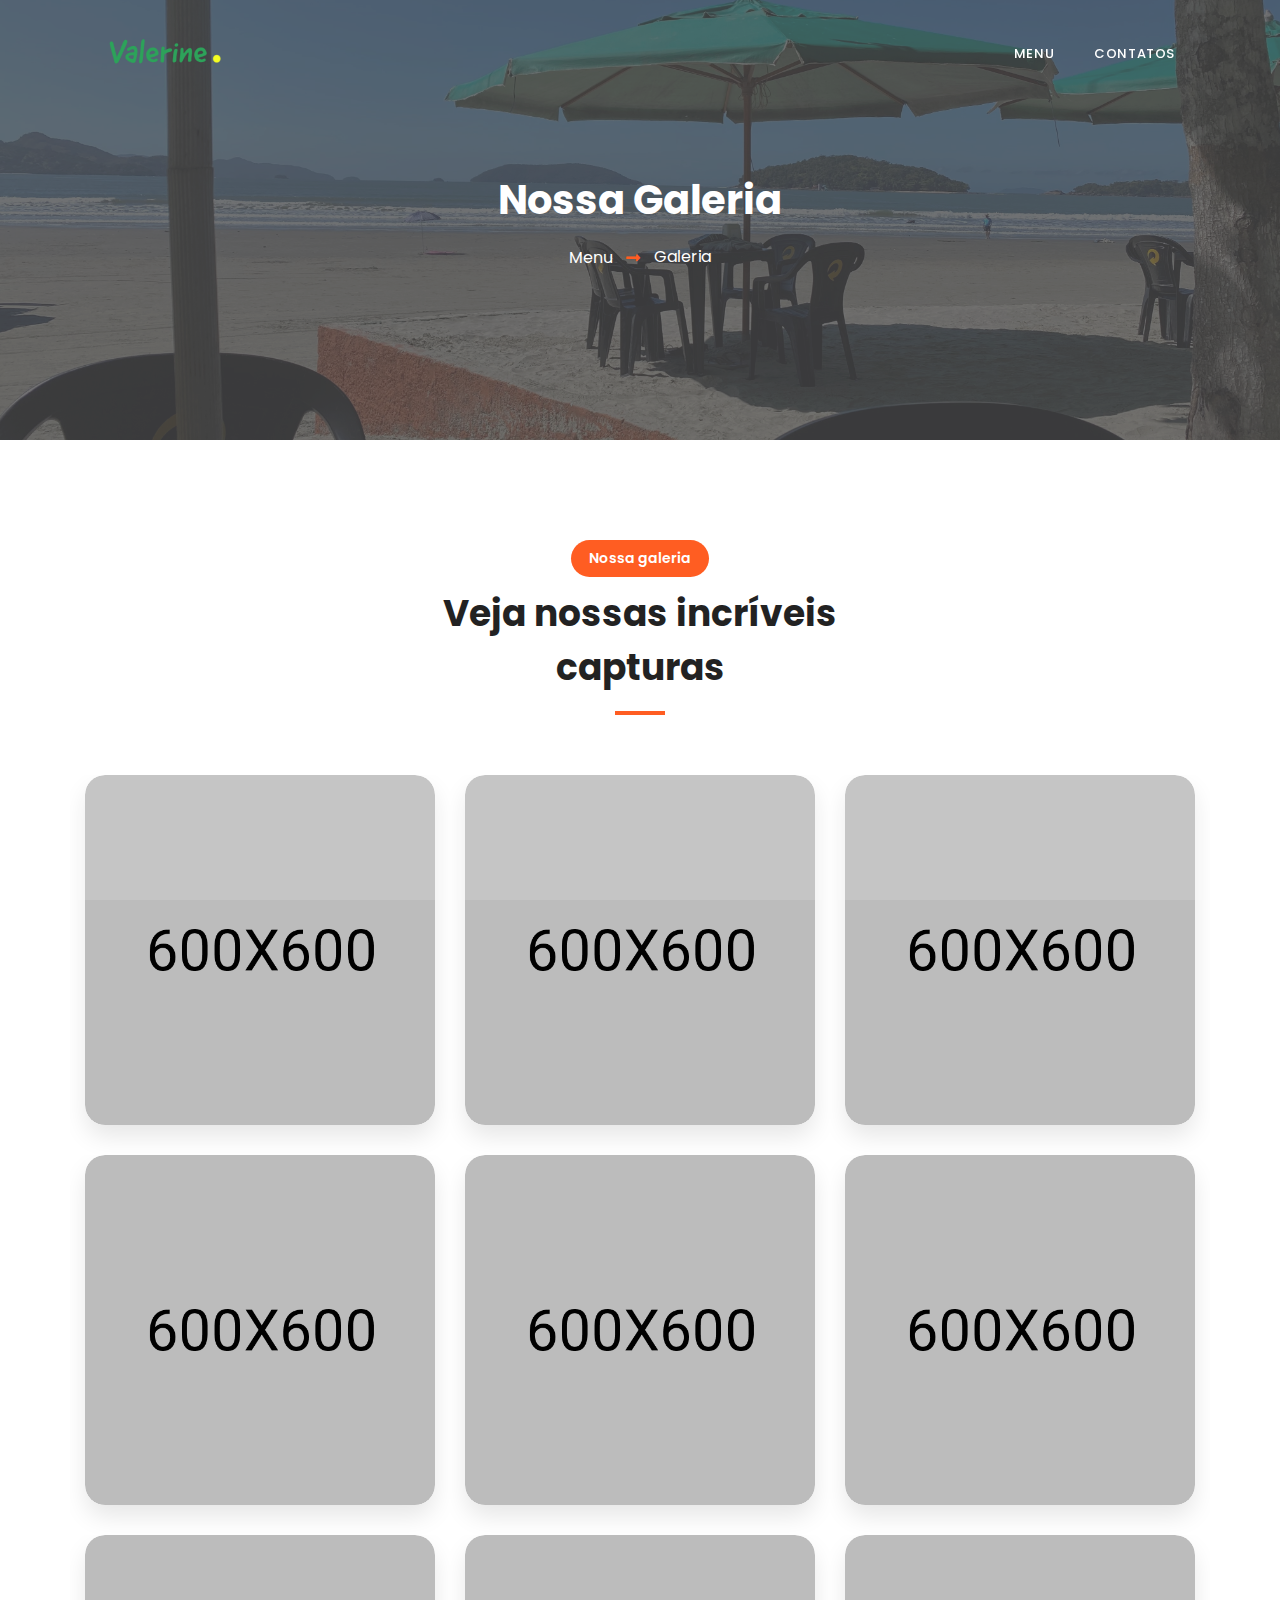
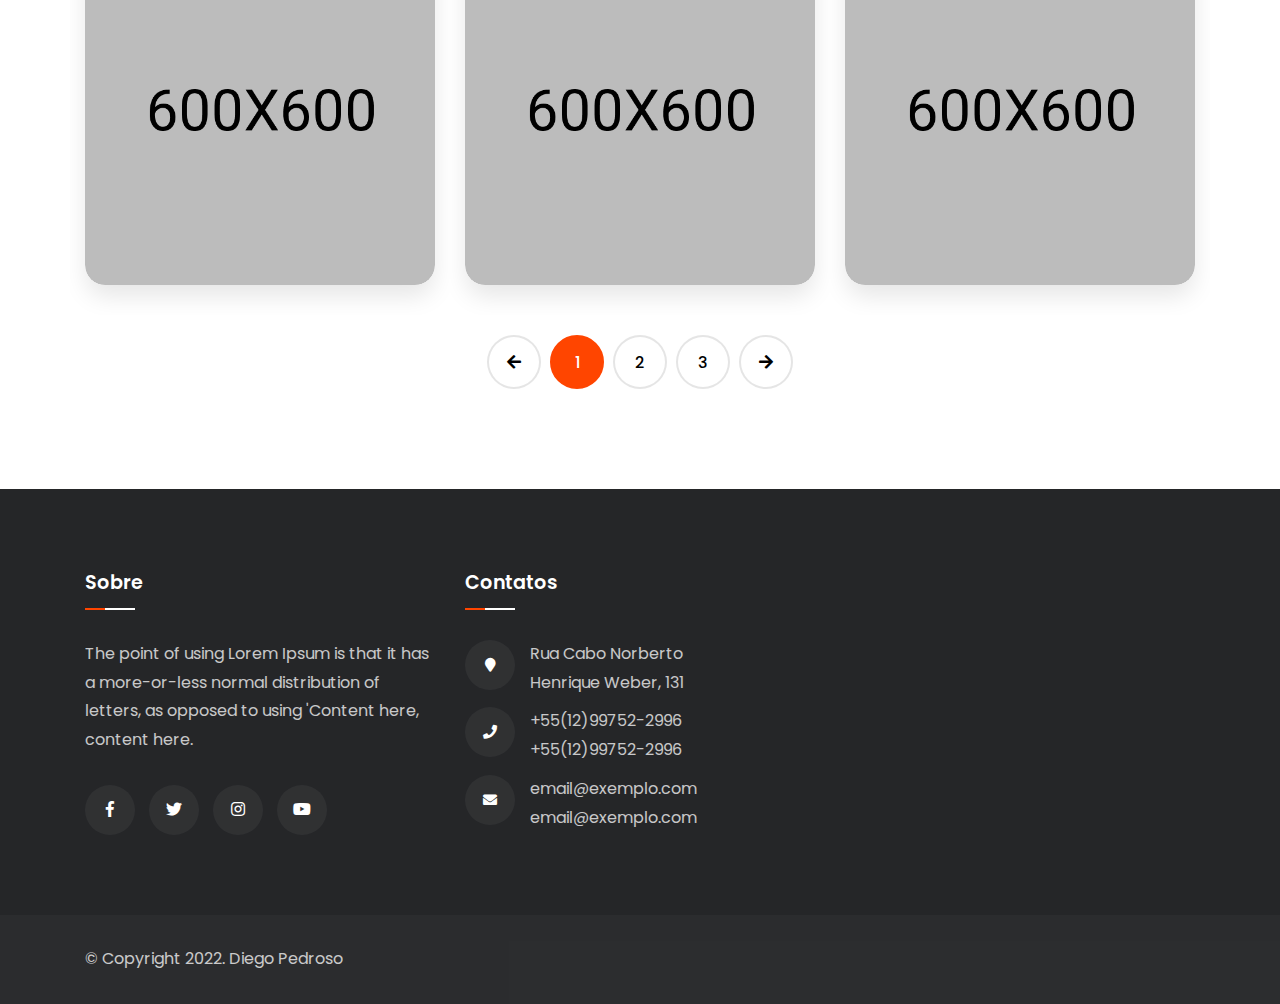
<file: gallery.html>
<!DOCTYPE html>
<html lang="pt">
<head>
    <meta charset="UTF-8">
    <meta name="author" content="Aip Themes">
    <meta http-equiv="X-UA-Compatible" content="IE=edge">
    <meta name="keywords" content="Quiosque Valerine">
    <meta name="viewport" content="width=device-width, initial-scale=1.0">
    <title>Galeria</title>
    <!--// Boostrap v4 //-->
    <link rel="stylesheet" href="vendor/css/bootstrap.min.css">
    <!--// Magnific Popup //-->
    <link rel="stylesheet" href="vendor/css/magnific.popup.min.css">
    <!--// Fancy Box //-->
    <link rel="stylesheet" href="vendor/css/fancybox.min.css">
    <!--// Animate Css //-->
    <link rel="stylesheet" href="vendor/css/animate.min.css">
    <!--// Owl Carousel //-->
    <link rel="stylesheet" href="vendor/css/owl.carousel.min.css">
    <!--// Owl Carousel Default //-->
    <link rel="stylesheet" href="vendor/css/owl.carousel.default.min.css">
    <!--// Font Awesome //-->
    <link rel="stylesheet" href="fonts/font_awesome/css/all.css">
    <!--// Flat Icon //-->
    <link rel="stylesheet" href="fonts/flat_icon/flaticon.css">
    <!--// Theme Main Css //-->
    <link rel="stylesheet" href="css/style.css">
    <!--// Google Fonts //-->
    <link href="https://fonts.googleapis.com/css2?family=Poppins:ital,wght@0,400;0,500;0,600;0,700;0,800;0,900;1,400;1,500;1,600;1,700;1,800;1,900&display=swap" rel="stylesheet">
</head>
<body>

    <!--// Page Wrapper Start //-->
    <div class="page-wrapper" data-scroll-index="0">

        <!--// Header Start //-->
        <header class="header fixed-top" id="header">
            <div id="nav-menu-wrap">
                <div class="container">
                    <nav class="navbar navbar-expand-lg p-0">
                        <a class="navbar-brand" href="index.html">
                            <img src="img/Valerine.png" alt="Logo White" class="img-fluid logo-transparent">
                            <img src="img/Valerine.png" alt="Logo White" class="img-fluid logo-normal">
                        </a>
                        <button class="navbar-toggler" type="button" data-toggle="collapse" data-target="#fixedNavbar" aria-controls="fixedNavbar" aria-expanded="false" aria-label="Toggle navigation">
                            <span class="togler-icon-inner">
                                <span class="line-1"></span>
                                <span class="line-2"></span>
                                <span class="line-3"></span>
                            </span>
                        </button>
                        <button class="search-btn-toggle search-btn-mobile" data-toggle="modal" data-target="#searchForm"><i class=" fa fa-search"></i></button>
                        <button class="reservation-btn-toggle reservation-btn-mobile" data-toggle="modal" data-target="#reservationForm"><i class="fas fa-envelope-open-text"></i></button>
                        <div class="collapse navbar-collapse main-menu justify-content-end" id="fixedNavbar">
                            <ul class="navbar-nav">
                                
                                <li class="nav-item">
                                    <a class="nav-link" href="index.html">Menu</a>
                                </li>
                                <li class="nav-item">
                                    <a class="nav-link" href="about-us.html">Contatos</a>
                                </li>
                               
                               
                            </ul>
                        </div>
                    </nav>
                </div>
            </div>
        </header>
        <!--// Header End  //-->

        <!--// Main Area Start //-->
        <main class="main-area">

            <!--// Breadcrumb Section Start //-->
            <section class="breadcrumb-section section" data-scroll-index="1" data-bg-image-path="img/bg/breadcrumb-bg.jpg">
                <div class="container">
                    <div class="row justify-content-center">
                        <div class="col-lg-8">
                            <div class="breadcrumb-inner text-center">
                                <h1>Nossa Galeria</h1>
                                <ul class="breadcrumb-links">
                                    <li>
                                        <a href="index.html">Menu</a>
                                    </li>
                                    <li class="active">
                                        Galeria
                                    </li>
                                </ul>
                            </div>
                        </div>
                    </div>
                </div>
            </section>
            <!--// Breadcrumb Section end //-->

            <!--// Our Gallery Start //-->
            <section class="section">
                <div class="container">
                    <div class="row justify-content-center">
                        <div class="col-lg-6">
                            <div class="section-heading">
                                <span>Nossa galeria</span>
                                <h4>Veja nossas incríveis capturas</h4>
                            </div>
                        </div>
                    </div>
                </div>
                <div class="container">
                    <div class="row justify-content-center">
                        <div class="col-md-6 col-lg-4 gallery-item">
                            <div class="gallery-item-inner">
                                <div class="gallery-item-img">
                                    <a data-fancybox="gallery-fancy" href="img/gallery/gallery-img-1.jpg">
                                        <img src="img/gallery/gallery-img-1.jpg" alt="Gallery image" class="img-fluid">
                                    </a>
                                </div>
                                <div class="gallery-item-details">
                                    <span>Carnaval</span>
                                    <h6>Quiosque Valerine</h6>
                                </div>
                            </div>
                        </div>
                        <div class="col-md-6 col-lg-4 gallery-item">
                            <div class="gallery-item-inner">
                                <div class="gallery-item-img">
                                    <a data-fancybox="gallery-fancy" href="img/gallery/gallery-img-2.jpg">
                                        <img src="img/gallery/gallery-img-2.jpg" alt="Gallery image" class="img-fluid">
                                    </a>
                                </div>
                                <div class="gallery-item-details">
                                    <span>Carnaval</span>
                                    <h6>Quiosque Valerine</h6>
                                </div>
                            </div>
                        </div>
                        <div class="col-md-6 col-lg-4 gallery-item">
                            <div class="gallery-item-inner">
                                <div class="gallery-item-img">
                                    <a data-fancybox="gallery-fancy" href="img/gallery/gallery-img-3.jpg">
                                        <img src="img/gallery/gallery-img-3.jpg" alt="Gallery image" class="img-fluid">
                                    </a>
                                </div>
                                <div class="gallery-item-details">
                                    <span>Carnaval</span>
                                    <h6>Quiosque Valerine</h6>
                                </div>
                            </div>
                        </div>
                        <div class="col-md-6 col-lg-4 gallery-item">
                            <div class="gallery-item-inner">
                                <div class="gallery-item-img">
                                    <a data-fancybox="gallery-fancy" href="img/gallery/gallery-img-4.jpg">
                                        <img src="img/gallery/gallery-img-4.jpg" alt="Gallery image" class="img-fluid">
                                    </a>
                                </div>
                                <div class="gallery-item-details">
                                    <span>Carnaval</span>
                                    <h6>Quiosque Valerine</h6>
                                </div>
                            </div>
                        </div>
                        <div class="col-md-6 col-lg-4 gallery-item">
                            <div class="gallery-item-inner">
                                <div class="gallery-item-img">
                                    <a data-fancybox="gallery-fancy" href="img/gallery/gallery-img-5.jpg">
                                        <img src="img/gallery/gallery-img-5.jpg" alt="Gallery image" class="img-fluid">
                                    </a>
                                </div>
                                <div class="gallery-item-details">
                                    <span>Carnaval</span>
                                    <h6>Quiosque Valerine</h6>
                                </div>
                            </div>
                        </div>
                        <div class="col-md-6 col-lg-4 gallery-item">
                            <div class="gallery-item-inner">
                                <div class="gallery-item-img">
                                    <a data-fancybox="gallery-fancy" href="img/gallery/gallery-img-6.jpg">
                                        <img src="img/gallery/gallery-img-6.jpg" alt="Gallery image" class="img-fluid">
                                    </a>
                                </div>
                                <div class="gallery-item-details">
                                    <span>Carnaval</span>
                                    <h6>Quiosque Valerine</h6>
                                </div>
                            </div>
                        </div>
                        <div class="col-md-6 col-lg-4 gallery-item">
                            <div class="gallery-item-inner">
                                <div class="gallery-item-img">
                                    <a data-fancybox="gallery-fancy" href="img/gallery/gallery-img-7.jpg">
                                        <img src="img/gallery/gallery-img-7.jpg" alt="Gallery image" class="img-fluid">
                                    </a>
                                </div>
                                <div class="gallery-item-details">
                                    <span>Carnaval</span>
                                    <h6>Quiosque Valerine</h6>
                                </div>
                            </div>
                        </div>
                        <div class="col-md-6 col-lg-4 gallery-item">
                            <div class="gallery-item-inner">
                                <div class="gallery-item-img">
                                    <a data-fancybox="gallery-fancy" href="img/gallery/gallery-img-8.jpg">
                                        <img src="img/gallery/gallery-img-8.jpg" alt="Gallery image" class="img-fluid">
                                    </a>
                                </div>
                                <div class="gallery-item-details">
                                    <span>Carnaval</span>
                                    <h6>Quiosque Valerine</h6>
                                </div>
                            </div>
                        </div>
                        <div class="col-md-6 col-lg-4 gallery-item">
                            <div class="gallery-item-inner">
                                <div class="gallery-item-img">
                                    <a data-fancybox="gallery-fancy" href="img/gallery/gallery-img-9.jpg">
                                        <img src="img/gallery/gallery-img-9.jpg" alt="Gallery image" class="img-fluid">
                                    </a>
                                </div>
                                <div class="gallery-item-details">
                                    <span>Carnaval</span>
                                    <h6>Quiosque Valerine</h6>
                                </div>
                            </div>
                        </div>
                    </div>
                    <div class="pagination-wrap text-center">
                        <a href="#" class="pagination-link"><i class="fa fa-arrow-left"></i></a>
                        <a href="#" class="pagination-link active">1</a>
                        <a href="#" class="pagination-link">2</a>
                        <a href="#" class="pagination-link">3</a>
                        <a href="#" class="pagination-link"><i class="fa fa-arrow-right"></i></a>
                    </div>
                    <!--// .pagination-wrap //-->
                </div>
            </section>
            <!--// Our Gallery End //-->

            <!--// Footer Start //-->
            <footer class="footer">
                <div class="footer-top">
                    <div class="container">
                        <div class="row">
                            <div class="col-md-6 col-lg-4 footer-widget-resp">
                                <div class="footer-widget">
                                    <h6 class="footer-title">Sobre</h6>
                                    <p class="footer-desc">
                                        The point of using Lorem Ipsum is that it has a more-or-less normal distribution of letters, as opposed to using 'Content here, content here.
                                    </p>
                                    <div class="footer-social-links">
                                        <a href="#">
                                            <i class="fab fa-facebook-f"></i>
                                        </a>
                                        <a href="#">
                                            <i class="fab fa-twitter"></i>
                                        </a>
                                        <a href="#">
                                            <i class="fab fa-instagram"></i>
                                        </a>
                                        <a href="#">
                                            <i class="fab fa-youtube"></i>
                                        </a>
                                    </div>
                                </div>
                            </div>
                            
                            
                            <div class="col-md-6 col-lg-3 footer-widget-resp">
                                <div class="footer-widget">
                                    <h6 class="footer-title">Contatos</h6>
                                    <div class="footer-contact-info-wrap">
                                        <ul class="footer-contact-info-list">
                                            <li>
                                                <i class="fa fa-map-marker"></i>
                                                <p>Rua Cabo Norberto Henrique Weber, 131</p>
                                            </li>
                                            <li>
                                                <i class="fa fa-phone"></i>
                                                <div class="text">
                                                    <p>+55(12)99752-2996</p>
                                                    <p>+55(12)99752-2996</p>
                                                </div>
                                            </li>
                                            <li>
                                                <i class="fa fa-envelope"></i>
                                                <div class="text">
                                                    <p>email@exemplo.com</p>
                                                    <p>email@exemplo.com</p>
                                                </div>
                                            </li>
                                        </ul>
                                    </div>
                                </div>
                            </div>
                        </div>
                    </div>
                </div>
                <div class="copyright">
                    <div class="container">
                        <p class="copyright-text">© Copyright 2022. Diego Pedroso</p>
                    </div>
                </div>
            </footer>
            <!--// Footer End //-->

            <!--// Search Form Start //-->
            <div class="modal fade custom-modal" id="searchForm" tabindex="-1" role="dialog" aria-labelledby="searchFormLabel" aria-hidden="true">
                <div class="modal-dialog" role="document">
                    <div class="modal-content">
                        <div class="modal-header">
                            <h5 class="modal-title" id="searchFormLabel">Search</h5>
                            <button type="button" class="close" data-dismiss="modal" aria-label="Close">
                                <span aria-hidden="true">&times;</span>
                            </button>
                        </div>
                        <div class="modal-body">
                            <form action="index.html" method="POST">
                                <div class="popup-form-group mb-0">
                                    <input type="text" class="popup-form-control" autocomplete="off" name="search_query" required placeholder="Search Here *">
                                    <span class="fa fa-search"></span>
                                    <button type="submit" class="search-form-btn" name="search_form_btn"><i class="fa fa-search"></i></button>
                                </div>
                            </form>
                        </div>
                    </div>
                </div>
            </div>
            <!--// Search Form End //-->

            <!--// Reservation Form Start //-->
            <div class="modal fade custom-modal" id="reservationForm" tabindex="-1" role="dialog" aria-labelledby="reservationFormLabel" aria-hidden="true">
                <div class="modal-dialog" role="document">
                    <div class="modal-content">
                        <div class="modal-header">
                            <h5 class="modal-title" id="reservationFormLabel">Book A Table</h5>
                            <button type="button" class="close" data-dismiss="modal" aria-label="Close">
                                <span aria-hidden="true">&times;</span>
                            </button>
                        </div>
                        <div class="modal-body">
                            <form action="index.html" method="POST">
                                <div class="popup-form-group">
                                    <input type="text" class="popup-form-control" autocomplete="off" name="reservation_name" required placeholder="Your Name *">
                                    <span class="fas fa-user"></span>
                                </div>
                                <div class="popup-form-group">
                                    <input type="email" class="popup-form-control" autocomplete="off" name="reservation_email" required placeholder="Your Email *">
                                    <span class="fas fa-envelope"></span>
                                </div>
                                <div class="popup-form-group">
                                    <input type="email" class="popup-form-control" autocomplete="off" name="reservation_phone" required placeholder="Your Phone *">
                                    <span class="fa fa-mobile"></span>
                                </div>
                                <div class="popup-form-group">
                                    <input type="text" class="popup-form-control" autocomplete="off" name="reservation_person" required placeholder="Number Of Quests *">
                                    <span class="fa fa-users"></span>
                                </div>
                                <div class="popup-form-group">
                                    <input type="time" class="popup-form-control" autocomplete="off" name="reservation_time">
                                    <span class="fa fa-clock"></span>
                                </div>
                                <div class="popup-form-group">
                                    <input type="date" class="popup-form-control" autocomplete="off" name="reservation_date">
                                    <span class="fa fa-calendar"></span>
                                </div>
                                <div class="popup-form-group">
                                    <textarea name="reservation_special_request" id="reservationRequest" cols="30" rows="5" class="popup-form-control" required placeholder="Special Request *"></textarea>
                                    <span class="fa fa-envelope-open-text"></span>
                                </div>
                                <div class="popup-form-btn">
                                    <button type="submit" class="primary-btn">Book A Table</button>
                                </div>
                            </form>
                        </div>
                    </div>
                </div>
            </div>
            <!--// Reservation Form End //-->

        </main>
        <!--// Main Area End //-->

        <a href="#" data-scroll-goto="0" class="scroll-top-btn">
            <i class="fa fa-arrow-up"></i>
        </a>
        <!--// .scroll-top-btn // -->

        <div id="preloader-wrap">
            <div class="preloader-inner"></div>
        </div>
        <!--// Preloader // -->

    </div>
    <!--// Page Wrapper End //-->

    <!--// JQuery //-->
    <script src="vendor/js/jquery.min.js"></script>
    <!--// Images Loaded //-->
    <script src="vendor/js/images.loaded.min.js"></script>
    <!--// Magnific Popup //-->
    <script src="vendor/js/magnific.popup.min.js"></script>
    <!--// Popper Popup //-->
    <script src="vendor/js/popper.min.js"></script>
    <!--// Bootstrap //-->
    <script src="vendor/js/bootstrap.min.js"></script>
    <!--// Wow Js //-->
    <script src="vendor/js/wow.min.js"></script>
    <!--// Waypoint Js //-->
    <script src="vendor/js/waypoint.min.js"></script>
    <!--// Counter Up Js //-->
    <script src="vendor/js/counter.up.min.js"></script>
    <!--// JQuery Easing Functions //-->
    <script src="vendor/js/jquery.easing.min.js"></script>
    <!--// ScrollIt //-->
    <script src="vendor/js/scrollit.min.js"></script>
    <!--// Isotope //-->
    <script src="vendor/js/isotope.min.js"></script>
    <!--// Owl Carousel //-->
    <script src="vendor/js/owl.carousel.min.js"></script>
    <!--// Fancy Box //-->
    <script src="vendor/js/fancybox.min.js"></script>
    <!--// Form Validate //-->
    <script src="vendor/js/jquery.form.validate.js"></script>
    <!--// Main Js //-->
    <script src="js/main.js"></script>
</body>
</html>
</file>
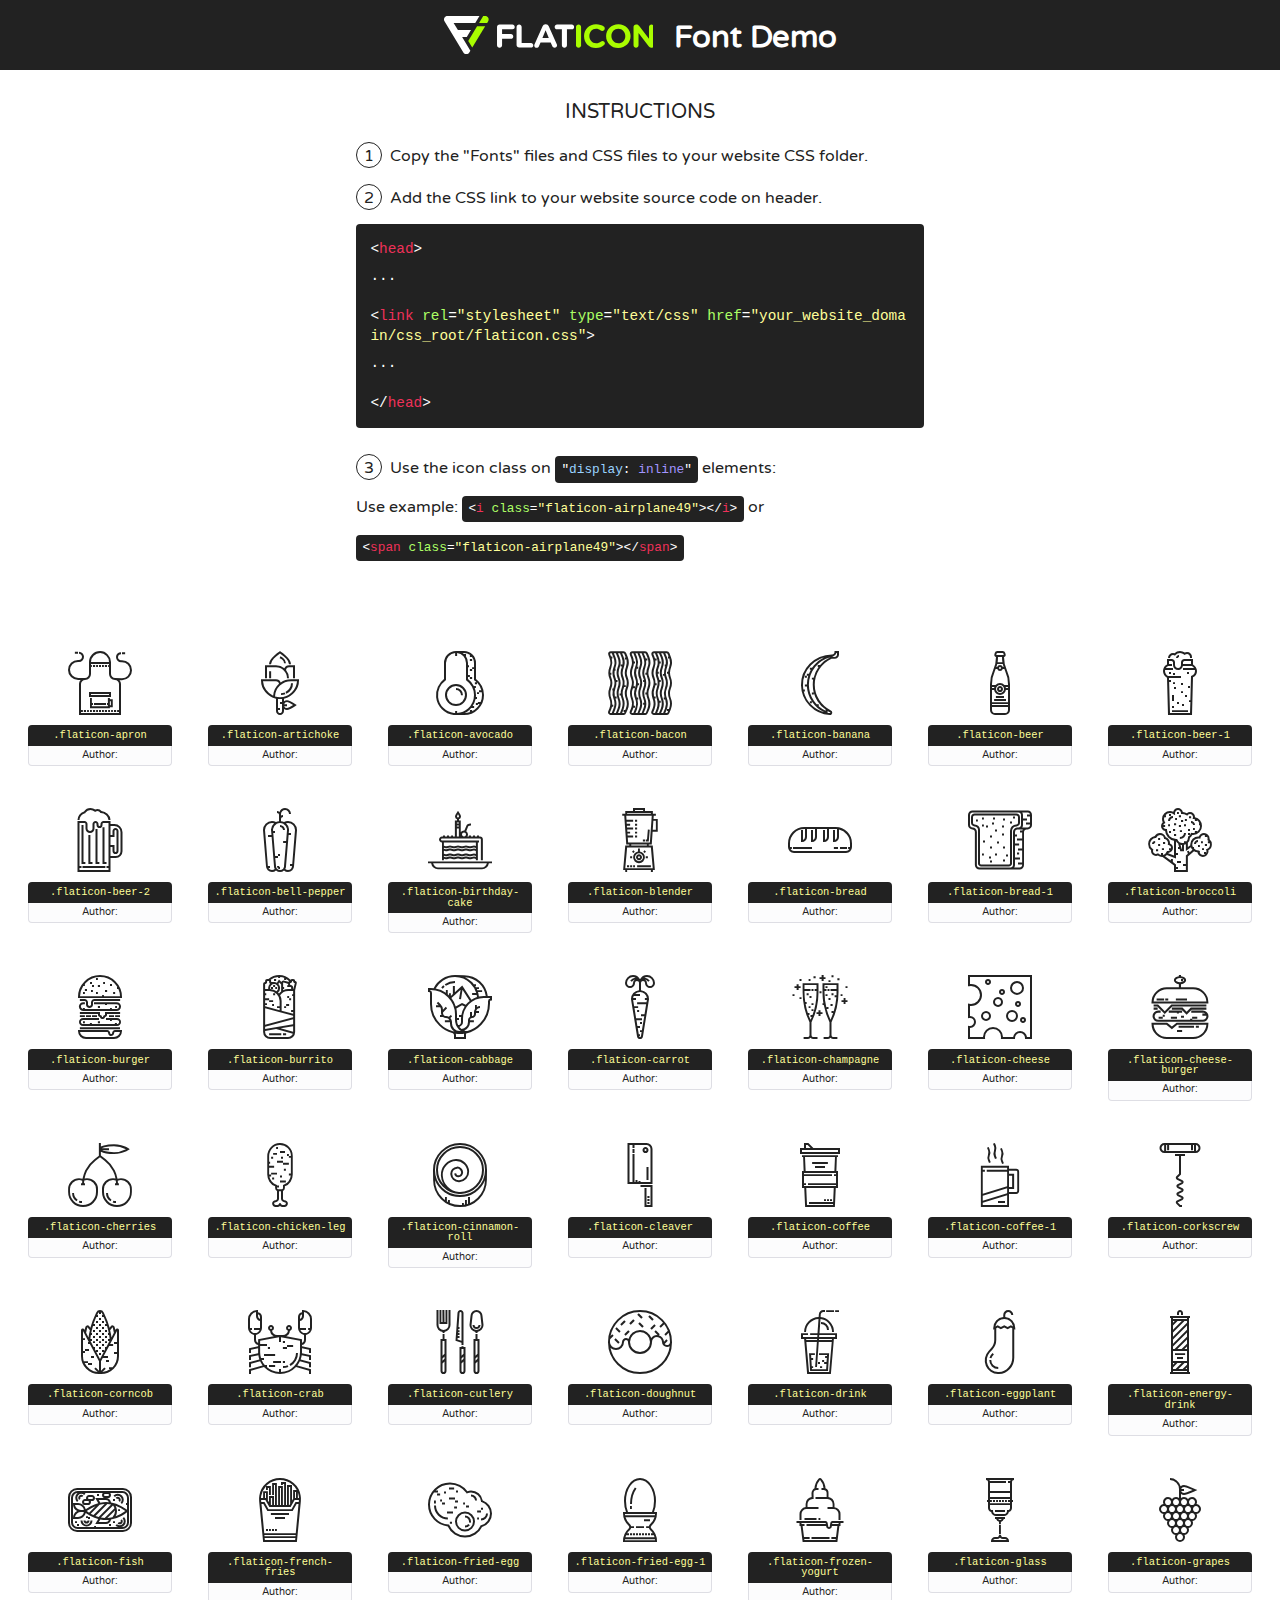
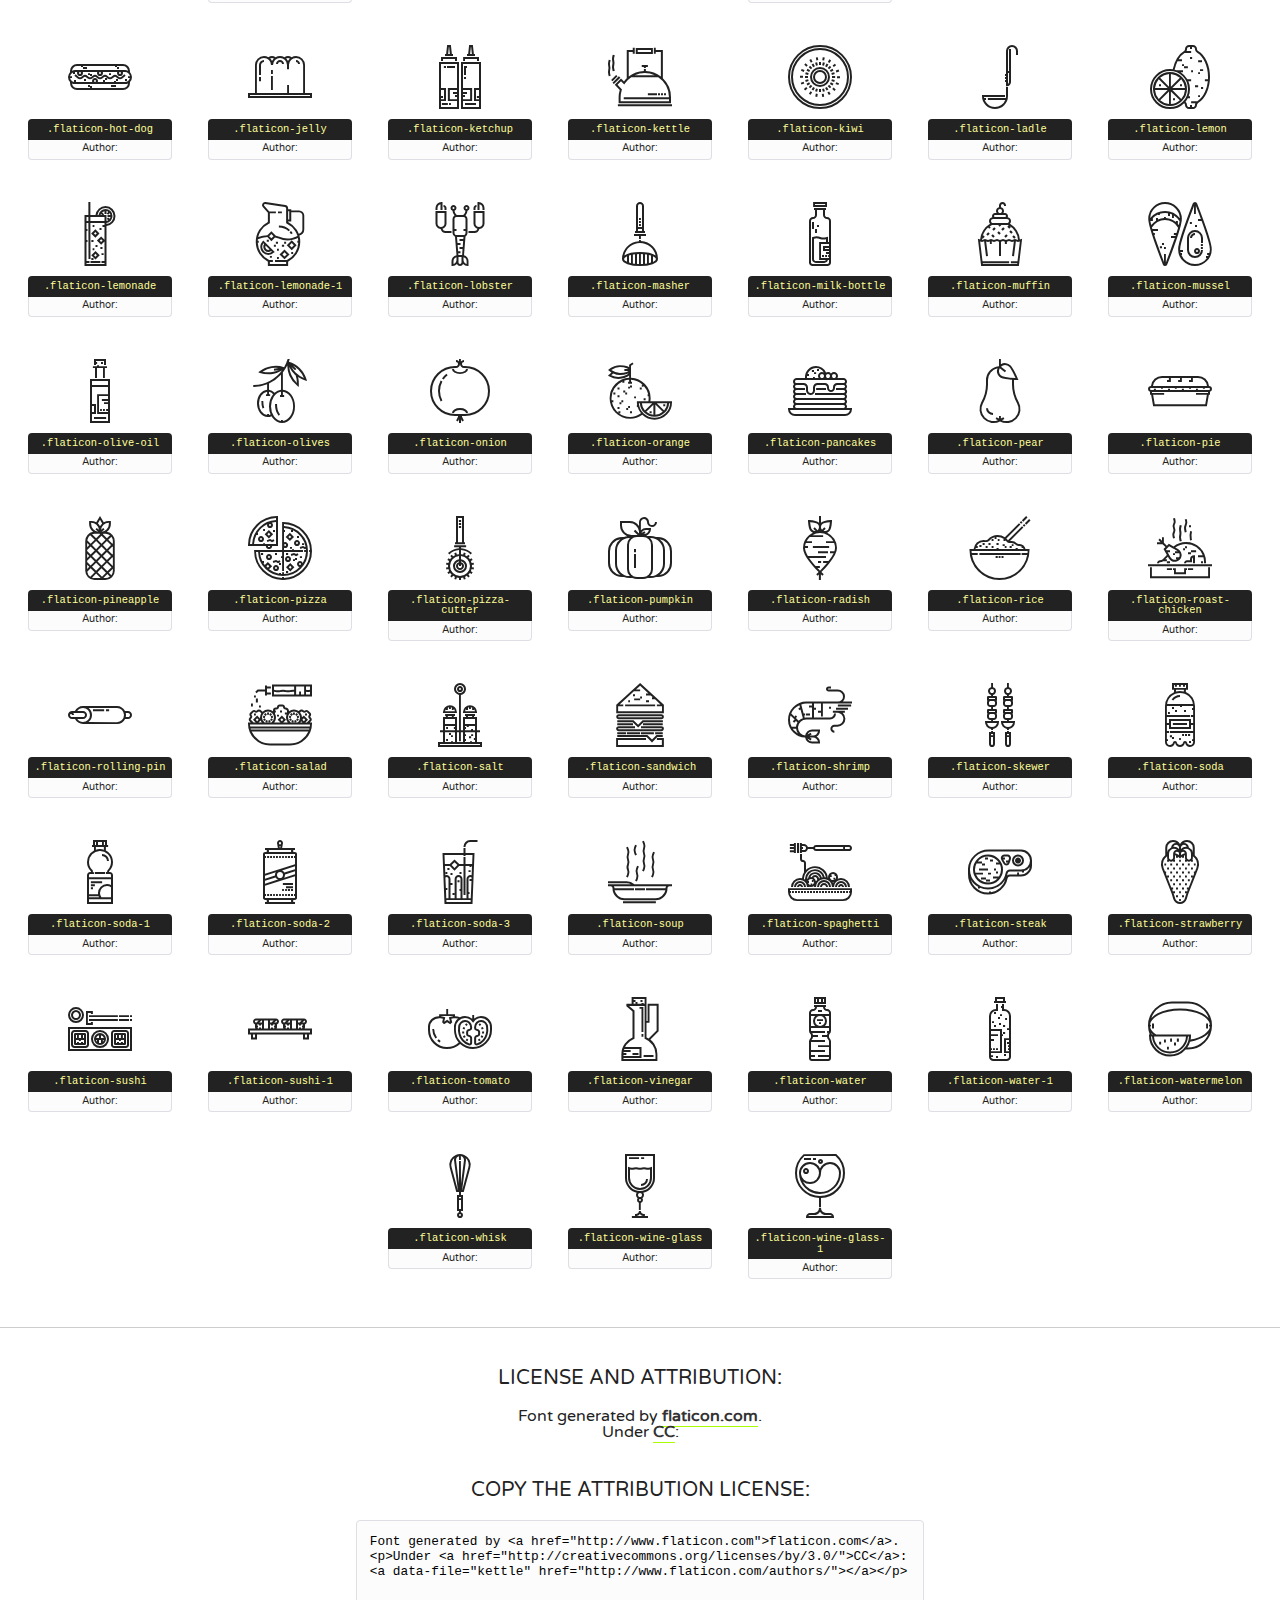
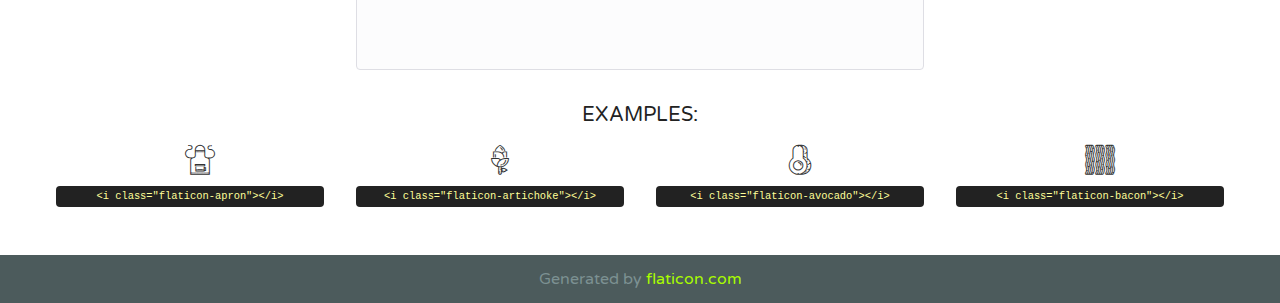
<file: fonts/flat_icon/flaticon.html>
<!DOCTYPE html>
<!--
  Flaticon icon font: Flaticon
  Creation date: 09/11/2016 10:57
-->
<html>
<!DOCTYPE html>
<html>

<head>
    <title>Flaticon WebFont</title>
    <link href="http://fonts.googleapis.com/css?family=Varela+Round" rel="stylesheet" type="text/css" />
    <link rel="stylesheet" type="text/css" href="flaticon.css">
    <meta charset="UTF-8">
    <style>
    html, body, div, span, applet, object, iframe,
    h1, h2, h3, h4, h5, h6, p, blockquote, pre,
    a, abbr, acronym, address, big, cite, code,
    del, dfn, em, img, ins, kbd, q, s, samp,
    small, strike, strong, sub, sup, tt, var,
    b, u, i, center,
    dl, dt, dd, ol, ul, li,
    fieldset, form, label, legend,
    table, caption, tbody, tfoot, thead, tr, th, td,
    article, aside, canvas, details, embed, 
    figure, figcaption, footer, header, hgroup, 
    menu, nav, output, ruby, section, summary,
    time, mark, audio, video {
        margin: 0;
        padding: 0;
        border: 0;
        font-size: 100%;
        font: inherit;
        vertical-align: baseline;
    }
    /* HTML5 display-role reset for older browsers */
    article, aside, details, figcaption, figure, 
    footer, header, hgroup, menu, nav, section {
        display: block;
    }
    body {
        line-height: 1;
    }
    ol, ul {
        list-style: none;
    }
    blockquote, q {
        quotes: none;
    }
    blockquote:before, blockquote:after,
    q:before, q:after {
        content: '';
        content: none;
    }
    table {
        border-collapse: collapse;
        border-spacing: 0;
    }
    body {
        font-family: 'Varela Round', Helvetica, Arial, sans-serif;
        font-size: 16px;
        color: #222;
    }
    a {
        color: #333;
        border-bottom: 1px solid #a9fd00;
        font-weight: bold;
        text-decoration: none;
    }
    * {
        -moz-box-sizing: border-box;
        -webkit-box-sizing: border-box;
        box-sizing: border-box;
        margin: 0;
        padding: 0;
    }
    [class^="flaticon-"]:before, [class*=" flaticon-"]:before, [class^="flaticon-"]:after, [class*=" flaticon-"]:after {
        font-family: Flaticon;
        font-size: 30px;
        font-style: normal;
        margin-left: 20px;
        color: #333;
    }
    .wrapper {
        max-width: 600px;
        margin: auto;
        padding: 0 1em;
    }
    .title {
        font-size: 1.25em;
        text-align: center;
        margin-bottom: 1em;
        text-transform: uppercase;
    }
    header {
        text-align: center;
        background-color: #222;
        color: #fff;
        padding: 1em;
    }
    header .logo {
        width: 210px;
        height: 38px;
        display: inline-block;
        vertical-align: middle;
        margin-right: 1em;
        border: none;
    }
    header strong {
        font-size: 1.95em;
        font-weight: bold;
        vertical-align: middle;
        margin-top: 5px;
        display: inline-block;
    }
    .demo {
        margin: 2em auto;
        line-height: 1.25em;
    }
    .demo ul li {
        margin-bottom: 1em;
    }
    .demo ul li .num {
        color: #222;
        border-radius: 20px;
        display: inline-block;
        width: 26px;
        padding: 3px;
        height: 26px;
        text-align: center;
        margin-right: 0.5em;
        border: 1px solid #222;
    }
    .demo ul li code {
        background-color: #222;
        border-radius: 4px;
        padding: 0.25em 0.5em;
        display: inline-block;
        color: #fff;
        font-family: Consolas,Monaco,Lucida Console,Liberation Mono,DejaVu Sans Mono,Bitstream Vera Sans Mono,Courier New, monospace;
        font-weight: lighter;
        margin-top: 1em;
        font-size: 0.8em;
        word-break: break-all;
    }
    .demo ul li code.big {
        padding: 1em;
        font-size: 0.9em;
    }
    .demo ul li code .red {
        color: #EF3159;
    }
    .demo ul li code .green {
        color: #ACFF65;
    }
    .demo ul li code .yellow {
        color: #FFFF99;
    }
    .demo ul li code .blue {
        color: #99D3FF;
    }
    .demo ul li code .purple {
        color: #A295FF;
    }
    .demo ul li code .dots {
        margin-top: 0.5em;
        display: block;
    }
    #glyphs {
        border-bottom: 1px solid #ccc;
        padding: 2em 0;
        text-align: center;
    }
    .glyph {
        display: inline-block;
        width: 9em;
        margin: 1em;
        text-align: center;
        vertical-align: top;
        background: #FFF;
    }
    .glyph .glyph-icon {
        padding: 10px;
        display: block;
        font-family:"Flaticon";
        font-size: 64px;
        line-height: 1;
    }
    .glyph .glyph-icon:before {
        font-size: 64px;
        color: #222;
        margin-left: 0;
    }
    .class-name {
        font-size: 0.65em;
        background-color: #222;
        color: #fff;
        border-radius: 4px 4px 0 0;
        padding: 0.5em;
        color: #FFFF99;
        font-family: Consolas,Monaco,Lucida Console,Liberation Mono,DejaVu Sans Mono,Bitstream Vera Sans Mono,Courier New, monospace;
    }
    .author-name {
        font-size: 0.6em;
        background-color: #fcfcfd;
        border: 1px solid #DEDEE4;
        border-top: 0;
        border-radius: 0 0 4px 4px;
        padding: 0.5em;
    }
    .class-name:last-child {
        font-size: 10px;
        color:#888;
    }
    .class-name:last-child a {
        font-size: 10px;
        color:#555;
    }
    .class-name:last-child a:hover {
        color:#a9fd00;
    }
    .glyph > input {
        display: block;
        width: 100px;
        margin: 5px auto;
        text-align: center;
        font-size: 12px;
        cursor: text;
    }
    .glyph > input.icon-input {
        font-family:"Flaticon";
        font-size: 16px;
        margin-bottom: 10px;
    }
    .attribution .title {
        margin-top: 2em;
    }
    .attribution textarea {
        background-color: #fcfcfd;
        padding: 1em;
        border: none;
        box-shadow: none;
        border: 1px solid #DEDEE4;
        border-radius: 4px;
        resize: none;
        width: 100%;
        height: 150px;
        font-size: 0.8em;
        font-family: Consolas,Monaco,Lucida Console,Liberation Mono,DejaVu Sans Mono,Bitstream Vera Sans Mono,Courier New, monospace;
        -webkit-appearance: none;
    }
    .iconsuse {
        margin: 2em auto;
        text-align: center;
        max-width: 1200px;
    }
    .iconsuse:after {
        content: '';
        display: table;
        clear: both;
    }
    .iconsuse .image {
        float: left;
        width: 25%;
        padding: 0 1em;
    }
    .iconsuse .image p {
        margin-bottom: 1em;
    }
    .iconsuse .image span {
        display: block;
        font-size: 0.65em;
        background-color: #222;
        color: #fff;
        border-radius: 4px;
        padding: 0.5em;
        color: #FFFF99;
        margin-top: 1em;
        font-family: Consolas,Monaco,Lucida Console,Liberation Mono,DejaVu Sans Mono,Bitstream Vera Sans Mono,Courier New, monospace;
    }
    #footer {
        text-align: center;
        background-color: #4C5B5C;
        color: #7c9192;
        padding: 1em;
    }
    #footer a {
        border: none;
        color: #a9fd00;
        font-weight: normal;
    }
    @media (max-width: 960px) {
        .iconsuse .image {
            width: 50%;
        }
    }
    @media (max-width: 560px) {
        .iconsuse .image {
            width: 100%;
        }
    }
    </style>
</head>

<body class="characters-off">

    <header>
        <a href="http://www.flaticon.com" target="_blank" class="logo">
            <svg version="1.1" xmlns="http://www.w3.org/2000/svg" xmlns:xlink="http://www.w3.org/1999/xlink" xmlns:a="http://ns.adobe.com/AdobeSVGViewerExtensions/3.0/" viewBox="0 0 560.875 102.036" enable-background="new 0 0 560.875 102.036" xml:space="preserve">
                <defs>
                </defs>
                <g>
                    <g class="letters">
                        <path fill="#ffffff" d="M141.596,29.675c0-3.777,2.985-6.767,6.764-6.767h34.438c3.426,0,6.15,2.728,6.15,6.15
                        c0,3.43-2.724,6.149-6.15,6.149h-27.674v13.091h23.719c3.429,0,6.151,2.724,6.151,6.15c0,3.43-2.723,6.149-6.151,6.149h-23.719
                        v17.574c0,3.773-2.986,6.761-6.764,6.761c-3.779,0-6.764-2.989-6.764-6.761V29.675z"></path>
                        <path fill="#ffffff" d="M193.844,29.149c0-3.781,2.985-6.767,6.764-6.767c3.776,0,6.763,2.985,6.763,6.767v42.957h25.039
                        c3.426,0,6.149,2.726,6.149,6.153c0,3.425-2.723,6.15-6.149,6.15h-31.802c-3.779,0-6.764-2.986-6.764-6.768V29.149z"></path>
                        <path fill="#ffffff" d="M241.891,75.71l21.438-48.407c1.492-3.341,4.215-5.357,7.906-5.357h0.792
                        c3.686,0,6.323,2.017,7.815,5.357l21.439,48.407c0.436,0.967,0.701,1.845,0.701,2.723c0,3.602-2.809,6.501-6.414,6.501
                        c-3.161,0-5.269-1.845-6.499-4.655l-4.132-9.661h-27.059l-4.301,10.102c-1.144,2.631-3.426,4.214-6.237,4.214
                        c-3.517,0-6.24-2.81-6.24-6.325C241.1,77.64,241.451,76.677,241.891,75.71z M279.932,58.666l-8.521-20.297l-8.526,20.297H279.932
                        z"></path>
                        <path fill="#ffffff" d="M314.864,35.387H301.86c-3.429,0-6.239-2.813-6.239-6.238c0-3.429,2.811-6.24,6.239-6.24h39.533
                        c3.426,0,6.237,2.811,6.237,6.24c0,3.425-2.811,6.238-6.237,6.238h-13.001v42.785c0,3.773-2.99,6.761-6.764,6.761
                        c-3.779,0-6.764-2.989-6.764-6.761V35.387z"></path>
                        <path fill="#A9FD00" d="M352.615,29.149c0-3.781,2.985-6.767,6.767-6.767c3.774,0,6.761,2.985,6.761,6.767v49.024
                        c0,3.773-2.987,6.761-6.761,6.761c-3.781,0-6.767-2.989-6.767-6.761V29.149z"></path>
                        <path fill="#A9FD00" d="M374.132,53.836v-0.179c0-17.481,13.178-31.801,32.065-31.801c9.22,0,15.459,2.458,20.557,6.238
                        c1.402,1.054,2.637,2.985,2.637,5.357c0,3.692-2.985,6.59-6.681,6.59c-1.845,0-3.071-0.702-4.044-1.319
                        c-3.776-2.813-7.729-4.393-12.562-4.393c-10.364,0-17.831,8.611-17.831,19.154v0.173c0,10.542,7.291,19.329,17.831,19.329
                        c5.715,0,9.492-1.756,13.359-4.834c1.049-0.874,2.458-1.491,4.039-1.491c3.429,0,6.325,2.813,6.325,6.236
                        c0,2.106-1.056,3.78-2.282,4.834c-5.539,4.834-12.036,7.733-21.878,7.733C387.572,85.464,374.132,71.493,374.132,53.836z"></path>
                        <path fill="#A9FD00" d="M433.009,53.836v-0.179c0-17.481,13.79-31.801,32.766-31.801c18.981,0,32.592,14.143,32.592,31.628v0.173
                        c0,17.483-13.785,31.807-32.769,31.807C446.625,85.464,433.009,71.32,433.009,53.836z M484.224,53.836v-0.179
                        c0-10.539-7.725-19.326-18.626-19.326c-10.893,0-18.449,8.611-18.449,19.154v0.173c0,10.542,7.73,19.329,18.626,19.329
                        C476.676,72.986,484.224,64.378,484.224,53.836z"></path>
                        <path fill="#A9FD00" d="M506.233,29.321c0-3.774,2.99-6.763,6.767-6.763h1.401c3.252,0,5.183,1.583,7.029,3.953l26.093,34.265
                        V29.059c0-3.692,2.99-6.677,6.681-6.677c3.683,0,6.671,2.985,6.671,6.677v48.934c0,3.78-2.987,6.765-6.764,6.765h-0.436
                        c-3.257,0-5.188-1.581-7.034-3.953l-27.056-35.492v32.944c0,3.687-2.985,6.676-6.678,6.676c-3.683,0-6.673-2.989-6.673-6.676
                        V29.321z"></path>
                    </g>
                    <g class="insignia">
                        <path fill="#ffffff" d="M48.372,56.137h12.517l11.156-18.537H37.186L25.688,18.539h57.825L94.668,0H9.271
                        C5.925,0,2.842,1.801,1.198,4.716c-1.644,2.907-1.593,6.482,0.134,9.343l50.38,83.501c1.678,2.781,4.689,4.476,7.938,4.476
                        c3.246,0,6.257-1.695,7.935-4.476l2.898-4.804L48.372,56.137z"></path>
                        <g class="i">
                            <path fill="#A9FD00" d="M93.575,18.539h0.031v0.004l21.652,0.004l2.705-4.488c1.727-2.861,1.778-6.436,0.133-9.343
                            C116.454,1.801,113.371,0,110.026,0h-5.294L93.575,18.539z"></path>
                            <polygon fill="#A9FD00" points="88.291,27.356 64.725,66.486 75.519,84.404 109.942,27.356"></polygon>
                        </g>
                    </g>
                </g>
            </svg>
        </a>
        <strong>Font Demo</strong>
    </header>


    <section class="demo wrapper">

        <p class="title">Instructions</p>

        <ul>
            <li>
                <span class="num">1</span>Copy the "Fonts" files and CSS files to your website CSS folder.
            </li>
            <li>
                <span class="num">2</span>Add the CSS link to your website source code on header.
                <code class="big">
                    &lt;<span class="red">head</span>&gt;
                    <br/><span class="dots">...</span>
                    <br/>&lt;<span class="red">link</span> <span class="green">rel</span>=<span class="yellow">"stylesheet"</span> <span class="green">type</span>=<span class="yellow">"text/css"</span> <span class="green">href</span>=<span class="yellow">"your_website_domain/css_root/flaticon.css"</span>&gt;
                    <br/><span class="dots">...</span>
                    <br/>&lt;/<span class="red">head</span>&gt;
                </code>
            </li>

            <li>
                <p>
                    <span class="num">3</span>Use the icon class on <code>"<span class="blue">display</span>:<span class="purple"> inline</span>"</code> elements:
                    <br />
                    Use example: <code>&lt;<span class="red">i</span> <span class="green">class</span>=<span class="yellow">&quot;flaticon-airplane49&quot;</span>&gt;&lt;/<span class="red">i</span>&gt;</code> or <code>&lt;<span class="red">span</span> <span class="green">class</span>=<span class="yellow">&quot;flaticon-airplane49&quot;</span>&gt;&lt;/<span class="red">span</span>&gt;</code>
            </li>
        </ul>

    </section>




   <section id="glyphs">          
    
      
        <div class="glyph"><div class="glyph-icon flaticon-apron"></div>
            <div class="class-name">.flaticon-apron</div>
            <div class="author-name">Author: <a data-file="apron" href="http://www.flaticon.com/authors/"></a> </div> 
        </div>        
        
        <div class="glyph"><div class="glyph-icon flaticon-artichoke"></div>
            <div class="class-name">.flaticon-artichoke</div>
            <div class="author-name">Author: <a data-file="artichoke" href="http://www.flaticon.com/authors/"></a> </div> 
        </div>        
        
        <div class="glyph"><div class="glyph-icon flaticon-avocado"></div>
            <div class="class-name">.flaticon-avocado</div>
            <div class="author-name">Author: <a data-file="avocado" href="http://www.flaticon.com/authors/"></a> </div> 
        </div>        
        
        <div class="glyph"><div class="glyph-icon flaticon-bacon"></div>
            <div class="class-name">.flaticon-bacon</div>
            <div class="author-name">Author: <a data-file="bacon" href="http://www.flaticon.com/authors/"></a> </div> 
        </div>        
        
        <div class="glyph"><div class="glyph-icon flaticon-banana"></div>
            <div class="class-name">.flaticon-banana</div>
            <div class="author-name">Author: <a data-file="banana" href="http://www.flaticon.com/authors/"></a> </div> 
        </div>        
        
        <div class="glyph"><div class="glyph-icon flaticon-beer"></div>
            <div class="class-name">.flaticon-beer</div>
            <div class="author-name">Author: <a data-file="beer" href="http://www.flaticon.com/authors/"></a> </div> 
        </div>        
        
        <div class="glyph"><div class="glyph-icon flaticon-beer-1"></div>
            <div class="class-name">.flaticon-beer-1</div>
            <div class="author-name">Author: <a data-file="beer-1" href="http://www.flaticon.com/authors/"></a> </div> 
        </div>        
        
        <div class="glyph"><div class="glyph-icon flaticon-beer-2"></div>
            <div class="class-name">.flaticon-beer-2</div>
            <div class="author-name">Author: <a data-file="beer-2" href="http://www.flaticon.com/authors/"></a> </div> 
        </div>        
        
        <div class="glyph"><div class="glyph-icon flaticon-bell-pepper"></div>
            <div class="class-name">.flaticon-bell-pepper</div>
            <div class="author-name">Author: <a data-file="bell-pepper" href="http://www.flaticon.com/authors/"></a> </div> 
        </div>        
        
        <div class="glyph"><div class="glyph-icon flaticon-birthday-cake"></div>
            <div class="class-name">.flaticon-birthday-cake</div>
            <div class="author-name">Author: <a data-file="birthday-cake" href="http://www.flaticon.com/authors/"></a> </div> 
        </div>        
        
        <div class="glyph"><div class="glyph-icon flaticon-blender"></div>
            <div class="class-name">.flaticon-blender</div>
            <div class="author-name">Author: <a data-file="blender" href="http://www.flaticon.com/authors/"></a> </div> 
        </div>        
        
        <div class="glyph"><div class="glyph-icon flaticon-bread"></div>
            <div class="class-name">.flaticon-bread</div>
            <div class="author-name">Author: <a data-file="bread" href="http://www.flaticon.com/authors/"></a> </div> 
        </div>        
        
        <div class="glyph"><div class="glyph-icon flaticon-bread-1"></div>
            <div class="class-name">.flaticon-bread-1</div>
            <div class="author-name">Author: <a data-file="bread-1" href="http://www.flaticon.com/authors/"></a> </div> 
        </div>        
        
        <div class="glyph"><div class="glyph-icon flaticon-broccoli"></div>
            <div class="class-name">.flaticon-broccoli</div>
            <div class="author-name">Author: <a data-file="broccoli" href="http://www.flaticon.com/authors/"></a> </div> 
        </div>        
        
        <div class="glyph"><div class="glyph-icon flaticon-burger"></div>
            <div class="class-name">.flaticon-burger</div>
            <div class="author-name">Author: <a data-file="burger" href="http://www.flaticon.com/authors/"></a> </div> 
        </div>        
        
        <div class="glyph"><div class="glyph-icon flaticon-burrito"></div>
            <div class="class-name">.flaticon-burrito</div>
            <div class="author-name">Author: <a data-file="burrito" href="http://www.flaticon.com/authors/"></a> </div> 
        </div>        
        
        <div class="glyph"><div class="glyph-icon flaticon-cabbage"></div>
            <div class="class-name">.flaticon-cabbage</div>
            <div class="author-name">Author: <a data-file="cabbage" href="http://www.flaticon.com/authors/"></a> </div> 
        </div>        
        
        <div class="glyph"><div class="glyph-icon flaticon-carrot"></div>
            <div class="class-name">.flaticon-carrot</div>
            <div class="author-name">Author: <a data-file="carrot" href="http://www.flaticon.com/authors/"></a> </div> 
        </div>        
        
        <div class="glyph"><div class="glyph-icon flaticon-champagne"></div>
            <div class="class-name">.flaticon-champagne</div>
            <div class="author-name">Author: <a data-file="champagne" href="http://www.flaticon.com/authors/"></a> </div> 
        </div>        
        
        <div class="glyph"><div class="glyph-icon flaticon-cheese"></div>
            <div class="class-name">.flaticon-cheese</div>
            <div class="author-name">Author: <a data-file="cheese" href="http://www.flaticon.com/authors/"></a> </div> 
        </div>        
        
        <div class="glyph"><div class="glyph-icon flaticon-cheese-burger"></div>
            <div class="class-name">.flaticon-cheese-burger</div>
            <div class="author-name">Author: <a data-file="cheese-burger" href="http://www.flaticon.com/authors/"></a> </div> 
        </div>        
        
        <div class="glyph"><div class="glyph-icon flaticon-cherries"></div>
            <div class="class-name">.flaticon-cherries</div>
            <div class="author-name">Author: <a data-file="cherries" href="http://www.flaticon.com/authors/"></a> </div> 
        </div>        
        
        <div class="glyph"><div class="glyph-icon flaticon-chicken-leg"></div>
            <div class="class-name">.flaticon-chicken-leg</div>
            <div class="author-name">Author: <a data-file="chicken-leg" href="http://www.flaticon.com/authors/"></a> </div> 
        </div>        
        
        <div class="glyph"><div class="glyph-icon flaticon-cinnamon-roll"></div>
            <div class="class-name">.flaticon-cinnamon-roll</div>
            <div class="author-name">Author: <a data-file="cinnamon-roll" href="http://www.flaticon.com/authors/"></a> </div> 
        </div>        
        
        <div class="glyph"><div class="glyph-icon flaticon-cleaver"></div>
            <div class="class-name">.flaticon-cleaver</div>
            <div class="author-name">Author: <a data-file="cleaver" href="http://www.flaticon.com/authors/"></a> </div> 
        </div>        
        
        <div class="glyph"><div class="glyph-icon flaticon-coffee"></div>
            <div class="class-name">.flaticon-coffee</div>
            <div class="author-name">Author: <a data-file="coffee" href="http://www.flaticon.com/authors/"></a> </div> 
        </div>        
        
        <div class="glyph"><div class="glyph-icon flaticon-coffee-1"></div>
            <div class="class-name">.flaticon-coffee-1</div>
            <div class="author-name">Author: <a data-file="coffee-1" href="http://www.flaticon.com/authors/"></a> </div> 
        </div>        
        
        <div class="glyph"><div class="glyph-icon flaticon-corkscrew"></div>
            <div class="class-name">.flaticon-corkscrew</div>
            <div class="author-name">Author: <a data-file="corkscrew" href="http://www.flaticon.com/authors/"></a> </div> 
        </div>        
        
        <div class="glyph"><div class="glyph-icon flaticon-corncob"></div>
            <div class="class-name">.flaticon-corncob</div>
            <div class="author-name">Author: <a data-file="corncob" href="http://www.flaticon.com/authors/"></a> </div> 
        </div>        
        
        <div class="glyph"><div class="glyph-icon flaticon-crab"></div>
            <div class="class-name">.flaticon-crab</div>
            <div class="author-name">Author: <a data-file="crab" href="http://www.flaticon.com/authors/"></a> </div> 
        </div>        
        
        <div class="glyph"><div class="glyph-icon flaticon-cutlery"></div>
            <div class="class-name">.flaticon-cutlery</div>
            <div class="author-name">Author: <a data-file="cutlery" href="http://www.flaticon.com/authors/"></a> </div> 
        </div>        
        
        <div class="glyph"><div class="glyph-icon flaticon-doughnut"></div>
            <div class="class-name">.flaticon-doughnut</div>
            <div class="author-name">Author: <a data-file="doughnut" href="http://www.flaticon.com/authors/"></a> </div> 
        </div>        
        
        <div class="glyph"><div class="glyph-icon flaticon-drink"></div>
            <div class="class-name">.flaticon-drink</div>
            <div class="author-name">Author: <a data-file="drink" href="http://www.flaticon.com/authors/"></a> </div> 
        </div>        
        
        <div class="glyph"><div class="glyph-icon flaticon-eggplant"></div>
            <div class="class-name">.flaticon-eggplant</div>
            <div class="author-name">Author: <a data-file="eggplant" href="http://www.flaticon.com/authors/"></a> </div> 
        </div>        
        
        <div class="glyph"><div class="glyph-icon flaticon-energy-drink"></div>
            <div class="class-name">.flaticon-energy-drink</div>
            <div class="author-name">Author: <a data-file="energy-drink" href="http://www.flaticon.com/authors/"></a> </div> 
        </div>        
        
        <div class="glyph"><div class="glyph-icon flaticon-fish"></div>
            <div class="class-name">.flaticon-fish</div>
            <div class="author-name">Author: <a data-file="fish" href="http://www.flaticon.com/authors/"></a> </div> 
        </div>        
        
        <div class="glyph"><div class="glyph-icon flaticon-french-fries"></div>
            <div class="class-name">.flaticon-french-fries</div>
            <div class="author-name">Author: <a data-file="french-fries" href="http://www.flaticon.com/authors/"></a> </div> 
        </div>        
        
        <div class="glyph"><div class="glyph-icon flaticon-fried-egg"></div>
            <div class="class-name">.flaticon-fried-egg</div>
            <div class="author-name">Author: <a data-file="fried-egg" href="http://www.flaticon.com/authors/"></a> </div> 
        </div>        
        
        <div class="glyph"><div class="glyph-icon flaticon-fried-egg-1"></div>
            <div class="class-name">.flaticon-fried-egg-1</div>
            <div class="author-name">Author: <a data-file="fried-egg-1" href="http://www.flaticon.com/authors/"></a> </div> 
        </div>        
        
        <div class="glyph"><div class="glyph-icon flaticon-frozen-yogurt"></div>
            <div class="class-name">.flaticon-frozen-yogurt</div>
            <div class="author-name">Author: <a data-file="frozen-yogurt" href="http://www.flaticon.com/authors/"></a> </div> 
        </div>        
        
        <div class="glyph"><div class="glyph-icon flaticon-glass"></div>
            <div class="class-name">.flaticon-glass</div>
            <div class="author-name">Author: <a data-file="glass" href="http://www.flaticon.com/authors/"></a> </div> 
        </div>        
        
        <div class="glyph"><div class="glyph-icon flaticon-grapes"></div>
            <div class="class-name">.flaticon-grapes</div>
            <div class="author-name">Author: <a data-file="grapes" href="http://www.flaticon.com/authors/"></a> </div> 
        </div>        
        
        <div class="glyph"><div class="glyph-icon flaticon-hot-dog"></div>
            <div class="class-name">.flaticon-hot-dog</div>
            <div class="author-name">Author: <a data-file="hot-dog" href="http://www.flaticon.com/authors/"></a> </div> 
        </div>        
        
        <div class="glyph"><div class="glyph-icon flaticon-jelly"></div>
            <div class="class-name">.flaticon-jelly</div>
            <div class="author-name">Author: <a data-file="jelly" href="http://www.flaticon.com/authors/"></a> </div> 
        </div>        
        
        <div class="glyph"><div class="glyph-icon flaticon-ketchup"></div>
            <div class="class-name">.flaticon-ketchup</div>
            <div class="author-name">Author: <a data-file="ketchup" href="http://www.flaticon.com/authors/"></a> </div> 
        </div>        
        
        <div class="glyph"><div class="glyph-icon flaticon-kettle"></div>
            <div class="class-name">.flaticon-kettle</div>
            <div class="author-name">Author: <a data-file="kettle" href="http://www.flaticon.com/authors/"></a> </div> 
        </div>        
        
        <div class="glyph"><div class="glyph-icon flaticon-kiwi"></div>
            <div class="class-name">.flaticon-kiwi</div>
            <div class="author-name">Author: <a data-file="kiwi" href="http://www.flaticon.com/authors/"></a> </div> 
        </div>        
        
        <div class="glyph"><div class="glyph-icon flaticon-ladle"></div>
            <div class="class-name">.flaticon-ladle</div>
            <div class="author-name">Author: <a data-file="ladle" href="http://www.flaticon.com/authors/"></a> </div> 
        </div>        
        
        <div class="glyph"><div class="glyph-icon flaticon-lemon"></div>
            <div class="class-name">.flaticon-lemon</div>
            <div class="author-name">Author: <a data-file="lemon" href="http://www.flaticon.com/authors/"></a> </div> 
        </div>        
        
        <div class="glyph"><div class="glyph-icon flaticon-lemonade"></div>
            <div class="class-name">.flaticon-lemonade</div>
            <div class="author-name">Author: <a data-file="lemonade" href="http://www.flaticon.com/authors/"></a> </div> 
        </div>        
        
        <div class="glyph"><div class="glyph-icon flaticon-lemonade-1"></div>
            <div class="class-name">.flaticon-lemonade-1</div>
            <div class="author-name">Author: <a data-file="lemonade-1" href="http://www.flaticon.com/authors/"></a> </div> 
        </div>        
        
        <div class="glyph"><div class="glyph-icon flaticon-lobster"></div>
            <div class="class-name">.flaticon-lobster</div>
            <div class="author-name">Author: <a data-file="lobster" href="http://www.flaticon.com/authors/"></a> </div> 
        </div>        
        
        <div class="glyph"><div class="glyph-icon flaticon-masher"></div>
            <div class="class-name">.flaticon-masher</div>
            <div class="author-name">Author: <a data-file="masher" href="http://www.flaticon.com/authors/"></a> </div> 
        </div>        
        
        <div class="glyph"><div class="glyph-icon flaticon-milk-bottle"></div>
            <div class="class-name">.flaticon-milk-bottle</div>
            <div class="author-name">Author: <a data-file="milk-bottle" href="http://www.flaticon.com/authors/"></a> </div> 
        </div>        
        
        <div class="glyph"><div class="glyph-icon flaticon-muffin"></div>
            <div class="class-name">.flaticon-muffin</div>
            <div class="author-name">Author: <a data-file="muffin" href="http://www.flaticon.com/authors/"></a> </div> 
        </div>        
        
        <div class="glyph"><div class="glyph-icon flaticon-mussel"></div>
            <div class="class-name">.flaticon-mussel</div>
            <div class="author-name">Author: <a data-file="mussel" href="http://www.flaticon.com/authors/"></a> </div> 
        </div>        
        
        <div class="glyph"><div class="glyph-icon flaticon-olive-oil"></div>
            <div class="class-name">.flaticon-olive-oil</div>
            <div class="author-name">Author: <a data-file="olive-oil" href="http://www.flaticon.com/authors/"></a> </div> 
        </div>        
        
        <div class="glyph"><div class="glyph-icon flaticon-olives"></div>
            <div class="class-name">.flaticon-olives</div>
            <div class="author-name">Author: <a data-file="olives" href="http://www.flaticon.com/authors/"></a> </div> 
        </div>        
        
        <div class="glyph"><div class="glyph-icon flaticon-onion"></div>
            <div class="class-name">.flaticon-onion</div>
            <div class="author-name">Author: <a data-file="onion" href="http://www.flaticon.com/authors/"></a> </div> 
        </div>        
        
        <div class="glyph"><div class="glyph-icon flaticon-orange"></div>
            <div class="class-name">.flaticon-orange</div>
            <div class="author-name">Author: <a data-file="orange" href="http://www.flaticon.com/authors/"></a> </div> 
        </div>        
        
        <div class="glyph"><div class="glyph-icon flaticon-pancakes"></div>
            <div class="class-name">.flaticon-pancakes</div>
            <div class="author-name">Author: <a data-file="pancakes" href="http://www.flaticon.com/authors/"></a> </div> 
        </div>        
        
        <div class="glyph"><div class="glyph-icon flaticon-pear"></div>
            <div class="class-name">.flaticon-pear</div>
            <div class="author-name">Author: <a data-file="pear" href="http://www.flaticon.com/authors/"></a> </div> 
        </div>        
        
        <div class="glyph"><div class="glyph-icon flaticon-pie"></div>
            <div class="class-name">.flaticon-pie</div>
            <div class="author-name">Author: <a data-file="pie" href="http://www.flaticon.com/authors/"></a> </div> 
        </div>        
        
        <div class="glyph"><div class="glyph-icon flaticon-pineapple"></div>
            <div class="class-name">.flaticon-pineapple</div>
            <div class="author-name">Author: <a data-file="pineapple" href="http://www.flaticon.com/authors/"></a> </div> 
        </div>        
        
        <div class="glyph"><div class="glyph-icon flaticon-pizza"></div>
            <div class="class-name">.flaticon-pizza</div>
            <div class="author-name">Author: <a data-file="pizza" href="http://www.flaticon.com/authors/"></a> </div> 
        </div>        
        
        <div class="glyph"><div class="glyph-icon flaticon-pizza-cutter"></div>
            <div class="class-name">.flaticon-pizza-cutter</div>
            <div class="author-name">Author: <a data-file="pizza-cutter" href="http://www.flaticon.com/authors/"></a> </div> 
        </div>        
        
        <div class="glyph"><div class="glyph-icon flaticon-pumpkin"></div>
            <div class="class-name">.flaticon-pumpkin</div>
            <div class="author-name">Author: <a data-file="pumpkin" href="http://www.flaticon.com/authors/"></a> </div> 
        </div>        
        
        <div class="glyph"><div class="glyph-icon flaticon-radish"></div>
            <div class="class-name">.flaticon-radish</div>
            <div class="author-name">Author: <a data-file="radish" href="http://www.flaticon.com/authors/"></a> </div> 
        </div>        
        
        <div class="glyph"><div class="glyph-icon flaticon-rice"></div>
            <div class="class-name">.flaticon-rice</div>
            <div class="author-name">Author: <a data-file="rice" href="http://www.flaticon.com/authors/"></a> </div> 
        </div>        
        
        <div class="glyph"><div class="glyph-icon flaticon-roast-chicken"></div>
            <div class="class-name">.flaticon-roast-chicken</div>
            <div class="author-name">Author: <a data-file="roast-chicken" href="http://www.flaticon.com/authors/"></a> </div> 
        </div>        
        
        <div class="glyph"><div class="glyph-icon flaticon-rolling-pin"></div>
            <div class="class-name">.flaticon-rolling-pin</div>
            <div class="author-name">Author: <a data-file="rolling-pin" href="http://www.flaticon.com/authors/"></a> </div> 
        </div>        
        
        <div class="glyph"><div class="glyph-icon flaticon-salad"></div>
            <div class="class-name">.flaticon-salad</div>
            <div class="author-name">Author: <a data-file="salad" href="http://www.flaticon.com/authors/"></a> </div> 
        </div>        
        
        <div class="glyph"><div class="glyph-icon flaticon-salt"></div>
            <div class="class-name">.flaticon-salt</div>
            <div class="author-name">Author: <a data-file="salt" href="http://www.flaticon.com/authors/"></a> </div> 
        </div>        
        
        <div class="glyph"><div class="glyph-icon flaticon-sandwich"></div>
            <div class="class-name">.flaticon-sandwich</div>
            <div class="author-name">Author: <a data-file="sandwich" href="http://www.flaticon.com/authors/"></a> </div> 
        </div>        
        
        <div class="glyph"><div class="glyph-icon flaticon-shrimp"></div>
            <div class="class-name">.flaticon-shrimp</div>
            <div class="author-name">Author: <a data-file="shrimp" href="http://www.flaticon.com/authors/"></a> </div> 
        </div>        
        
        <div class="glyph"><div class="glyph-icon flaticon-skewer"></div>
            <div class="class-name">.flaticon-skewer</div>
            <div class="author-name">Author: <a data-file="skewer" href="http://www.flaticon.com/authors/"></a> </div> 
        </div>        
        
        <div class="glyph"><div class="glyph-icon flaticon-soda"></div>
            <div class="class-name">.flaticon-soda</div>
            <div class="author-name">Author: <a data-file="soda" href="http://www.flaticon.com/authors/"></a> </div> 
        </div>        
        
        <div class="glyph"><div class="glyph-icon flaticon-soda-1"></div>
            <div class="class-name">.flaticon-soda-1</div>
            <div class="author-name">Author: <a data-file="soda-1" href="http://www.flaticon.com/authors/"></a> </div> 
        </div>        
        
        <div class="glyph"><div class="glyph-icon flaticon-soda-2"></div>
            <div class="class-name">.flaticon-soda-2</div>
            <div class="author-name">Author: <a data-file="soda-2" href="http://www.flaticon.com/authors/"></a> </div> 
        </div>        
        
        <div class="glyph"><div class="glyph-icon flaticon-soda-3"></div>
            <div class="class-name">.flaticon-soda-3</div>
            <div class="author-name">Author: <a data-file="soda-3" href="http://www.flaticon.com/authors/"></a> </div> 
        </div>        
        
        <div class="glyph"><div class="glyph-icon flaticon-soup"></div>
            <div class="class-name">.flaticon-soup</div>
            <div class="author-name">Author: <a data-file="soup" href="http://www.flaticon.com/authors/"></a> </div> 
        </div>        
        
        <div class="glyph"><div class="glyph-icon flaticon-spaghetti"></div>
            <div class="class-name">.flaticon-spaghetti</div>
            <div class="author-name">Author: <a data-file="spaghetti" href="http://www.flaticon.com/authors/"></a> </div> 
        </div>        
        
        <div class="glyph"><div class="glyph-icon flaticon-steak"></div>
            <div class="class-name">.flaticon-steak</div>
            <div class="author-name">Author: <a data-file="steak" href="http://www.flaticon.com/authors/"></a> </div> 
        </div>        
        
        <div class="glyph"><div class="glyph-icon flaticon-strawberry"></div>
            <div class="class-name">.flaticon-strawberry</div>
            <div class="author-name">Author: <a data-file="strawberry" href="http://www.flaticon.com/authors/"></a> </div> 
        </div>        
        
        <div class="glyph"><div class="glyph-icon flaticon-sushi"></div>
            <div class="class-name">.flaticon-sushi</div>
            <div class="author-name">Author: <a data-file="sushi" href="http://www.flaticon.com/authors/"></a> </div> 
        </div>        
        
        <div class="glyph"><div class="glyph-icon flaticon-sushi-1"></div>
            <div class="class-name">.flaticon-sushi-1</div>
            <div class="author-name">Author: <a data-file="sushi-1" href="http://www.flaticon.com/authors/"></a> </div> 
        </div>        
        
        <div class="glyph"><div class="glyph-icon flaticon-tomato"></div>
            <div class="class-name">.flaticon-tomato</div>
            <div class="author-name">Author: <a data-file="tomato" href="http://www.flaticon.com/authors/"></a> </div> 
        </div>        
        
        <div class="glyph"><div class="glyph-icon flaticon-vinegar"></div>
            <div class="class-name">.flaticon-vinegar</div>
            <div class="author-name">Author: <a data-file="vinegar" href="http://www.flaticon.com/authors/"></a> </div> 
        </div>        
        
        <div class="glyph"><div class="glyph-icon flaticon-water"></div>
            <div class="class-name">.flaticon-water</div>
            <div class="author-name">Author: <a data-file="water" href="http://www.flaticon.com/authors/"></a> </div> 
        </div>        
        
        <div class="glyph"><div class="glyph-icon flaticon-water-1"></div>
            <div class="class-name">.flaticon-water-1</div>
            <div class="author-name">Author: <a data-file="water-1" href="http://www.flaticon.com/authors/"></a> </div> 
        </div>        
        
        <div class="glyph"><div class="glyph-icon flaticon-watermelon"></div>
            <div class="class-name">.flaticon-watermelon</div>
            <div class="author-name">Author: <a data-file="watermelon" href="http://www.flaticon.com/authors/"></a> </div> 
        </div>        
        
        <div class="glyph"><div class="glyph-icon flaticon-whisk"></div>
            <div class="class-name">.flaticon-whisk</div>
            <div class="author-name">Author: <a data-file="whisk" href="http://www.flaticon.com/authors/"></a> </div> 
        </div>        
        
        <div class="glyph"><div class="glyph-icon flaticon-wine-glass"></div>
            <div class="class-name">.flaticon-wine-glass</div>
            <div class="author-name">Author: <a data-file="wine-glass" href="http://www.flaticon.com/authors/"></a> </div> 
        </div>        
        
        <div class="glyph"><div class="glyph-icon flaticon-wine-glass-1"></div>
            <div class="class-name">.flaticon-wine-glass-1</div>
            <div class="author-name">Author: <a data-file="wine-glass-1" href="http://www.flaticon.com/authors/"></a> </div> 
        </div>        
        

    </section>



    <section class="attribution wrapper"   style="text-align:center;">

      <div class="title">License and attribution:</div><div class="attrDiv">Font generated by <a href="http://www.flaticon.com">flaticon.com</a>. <div><p>Under <a href="http://creativecommons.org/licenses/by/3.0/">CC</a>: <a data-file="kettle" href="http://www.flaticon.com/authors/"></a></p>  </div>
      </div>
      <div class="title">Copy the Attribution License:</div>

    <textarea onclick="this.focus();this.select();">Font generated by &lt;a href=&quot;http://www.flaticon.com&quot;&gt;flaticon.com&lt;/a&gt;. <p>Under <a href="http://creativecommons.org/licenses/by/3.0/">CC</a>: <a data-file="kettle" href="http://www.flaticon.com/authors/"></a></p>  
     </textarea>

    </section>

    <section class="iconsuse">

          <div class="title">Examples:</div>            
             
            <div class="image">
                <p>
                    <i class="glyph-icon flaticon-apron"></i> 
                    <span>&lt;i class=&quot;flaticon-apron&quot;&gt;&lt;/i&gt;</span>
                </p>
            </div>
            
            <div class="image">
                <p>
                    <i class="glyph-icon flaticon-artichoke"></i> 
                    <span>&lt;i class=&quot;flaticon-artichoke&quot;&gt;&lt;/i&gt;</span>
                </p>
            </div>
            
            <div class="image">
                <p>
                    <i class="glyph-icon flaticon-avocado"></i> 
                    <span>&lt;i class=&quot;flaticon-avocado&quot;&gt;&lt;/i&gt;</span>
                </p>
            </div>
            
            <div class="image">
                <p>
                    <i class="glyph-icon flaticon-bacon"></i> 
                    <span>&lt;i class=&quot;flaticon-bacon&quot;&gt;&lt;/i&gt;</span>
                </p>
            </div>
                       
        </div>
                            
    </section>

<div id="footer">
    <div>Generated by <a href="http://www.flaticon.com">flaticon.com</a>
    </div>
</div>



</body>
</html>
</file>
<file: fonts/flat_icon/flaticon.css>
/*
  	Flaticon icon font: Flaticon
  	Creation date: 09/11/2016 10:57
  	*/

@font-face {
  font-family: "Flaticon";
  src: url("./Flaticon.eot");
  src: url("./Flaticon.eot?#iefix") format("embedded-opentype"),
       url("./Flaticon.woff") format("woff"),
       url("./Flaticon.ttf") format("truetype"),
       url("./Flaticon.svg#Flaticon") format("svg");
  font-weight: normal;
  font-style: normal;
}

@media screen and (-webkit-min-device-pixel-ratio:0) {
  @font-face {
    font-family: "Flaticon";
    src: url("./Flaticon.svg#Flaticon") format("svg");
  }
}

[class^="flaticon-"]:before, [class*=" flaticon-"]:before,
[class^="flaticon-"]:after, [class*=" flaticon-"]:after {   
  font-family: Flaticon;
        font-size: 20px;
font-style: normal;
margin-left: 20px;
}

.flaticon-apron:before { content: "\f100"; }
.flaticon-artichoke:before { content: "\f101"; }
.flaticon-avocado:before { content: "\f102"; }
.flaticon-bacon:before { content: "\f103"; }
.flaticon-banana:before { content: "\f104"; }
.flaticon-beer:before { content: "\f105"; }
.flaticon-beer-1:before { content: "\f106"; }
.flaticon-beer-2:before { content: "\f107"; }
.flaticon-bell-pepper:before { content: "\f108"; }
.flaticon-birthday-cake:before { content: "\f109"; }
.flaticon-blender:before { content: "\f10a"; }
.flaticon-bread:before { content: "\f10b"; }
.flaticon-bread-1:before { content: "\f10c"; }
.flaticon-broccoli:before { content: "\f10d"; }
.flaticon-burger:before { content: "\f10e"; }
.flaticon-burrito:before { content: "\f10f"; }
.flaticon-cabbage:before { content: "\f110"; }
.flaticon-carrot:before { content: "\f111"; }
.flaticon-champagne:before { content: "\f112"; }
.flaticon-cheese:before { content: "\f113"; }
.flaticon-cheese-burger:before { content: "\f114"; }
.flaticon-cherries:before { content: "\f115"; }
.flaticon-chicken-leg:before { content: "\f116"; }
.flaticon-cinnamon-roll:before { content: "\f117"; }
.flaticon-cleaver:before { content: "\f118"; }
.flaticon-coffee:before { content: "\f119"; }
.flaticon-coffee-1:before { content: "\f11a"; }
.flaticon-corkscrew:before { content: "\f11b"; }
.flaticon-corncob:before { content: "\f11c"; }
.flaticon-crab:before { content: "\f11d"; }
.flaticon-cutlery:before { content: "\f11e"; }
.flaticon-doughnut:before { content: "\f11f"; }
.flaticon-drink:before { content: "\f120"; }
.flaticon-eggplant:before { content: "\f121"; }
.flaticon-energy-drink:before { content: "\f122"; }
.flaticon-fish:before { content: "\f123"; }
.flaticon-french-fries:before { content: "\f124"; }
.flaticon-fried-egg:before { content: "\f125"; }
.flaticon-fried-egg-1:before { content: "\f126"; }
.flaticon-frozen-yogurt:before { content: "\f127"; }
.flaticon-glass:before { content: "\f128"; }
.flaticon-grapes:before { content: "\f129"; }
.flaticon-hot-dog:before { content: "\f12a"; }
.flaticon-jelly:before { content: "\f12b"; }
.flaticon-ketchup:before { content: "\f12c"; }
.flaticon-kettle:before { content: "\f12d"; }
.flaticon-kiwi:before { content: "\f12e"; }
.flaticon-ladle:before { content: "\f12f"; }
.flaticon-lemon:before { content: "\f130"; }
.flaticon-lemonade:before { content: "\f131"; }
.flaticon-lemonade-1:before { content: "\f132"; }
.flaticon-lobster:before { content: "\f133"; }
.flaticon-masher:before { content: "\f134"; }
.flaticon-milk-bottle:before { content: "\f135"; }
.flaticon-muffin:before { content: "\f136"; }
.flaticon-mussel:before { content: "\f137"; }
.flaticon-olive-oil:before { content: "\f138"; }
.flaticon-olives:before { content: "\f139"; }
.flaticon-onion:before { content: "\f13a"; }
.flaticon-orange:before { content: "\f13b"; }
.flaticon-pancakes:before { content: "\f13c"; }
.flaticon-pear:before { content: "\f13d"; }
.flaticon-pie:before { content: "\f13e"; }
.flaticon-pineapple:before { content: "\f13f"; }
.flaticon-pizza:before { content: "\f140"; }
.flaticon-pizza-cutter:before { content: "\f141"; }
.flaticon-pumpkin:before { content: "\f142"; }
.flaticon-radish:before { content: "\f143"; }
.flaticon-rice:before { content: "\f144"; }
.flaticon-roast-chicken:before { content: "\f145"; }
.flaticon-rolling-pin:before { content: "\f146"; }
.flaticon-salad:before { content: "\f147"; }
.flaticon-salt:before { content: "\f148"; }
.flaticon-sandwich:before { content: "\f149"; }
.flaticon-shrimp:before { content: "\f14a"; }
.flaticon-skewer:before { content: "\f14b"; }
.flaticon-soda:before { content: "\f14c"; }
.flaticon-soda-1:before { content: "\f14d"; }
.flaticon-soda-2:before { content: "\f14e"; }
.flaticon-soda-3:before { content: "\f14f"; }
.flaticon-soup:before { content: "\f150"; }
.flaticon-spaghetti:before { content: "\f151"; }
.flaticon-steak:before { content: "\f152"; }
.flaticon-strawberry:before { content: "\f153"; }
.flaticon-sushi:before { content: "\f154"; }
.flaticon-sushi-1:before { content: "\f155"; }
.flaticon-tomato:before { content: "\f156"; }
.flaticon-vinegar:before { content: "\f157"; }
.flaticon-water:before { content: "\f158"; }
.flaticon-water-1:before { content: "\f159"; }
.flaticon-watermelon:before { content: "\f15a"; }
.flaticon-whisk:before { content: "\f15b"; }
.flaticon-wine-glass:before { content: "\f15c"; }
.flaticon-wine-glass-1:before { content: "\f15d"; }
</file>
<file: css/style.css>
/* -------------------------------------------------------------------
 * Template Name         : Pepechura - Restaurant Template
 * Theme Author Name     : Yucel Yilmaz
 * Created Date          : 29 October 2022
 * Version               : 1.0
 * File                  : style.css
------------------------------------------------------------------- */
/* -------------------------------------------------------------------
   Base                               
   ------------------------ /
 * 01.Base
 * 02.Typography
 * 03.Helper Class
   ------------------------ /
   Components                               
   ------------------------ /
 * 04.Buttons  
 * 05.Animations 
 * 06.Form(Input, Comment)
 * 07.Pagination 
 * 08.Preloader
   ------------------------ /
   Layout                               
   ------------------------ /
 * 09.Header
 * 10.Hero
 * 11.About
 * 12.Services
 * 13.Counters
 * 14.Menu
 * 15.Promo Banner
 * 16.Gallery
 * 17.Team
 * 18.Testimonial
 * 20.Breadcrumb    
 * 21.Sidebar
   ------------------------ /
   Home Pages                               
   ------------------------ /
 * 22.Home Slider
 * 23.Home Particles 
 * 24.Home Video
  ------------------------ /
  Inner Pages                               
  ------------------------ /
 * 25.Blog Single 
 * 26.Services Page
 * 27.Contact Us
 * 28.Home Intro
------------------------------------------------------------------- */
/* ---------------------------------------------------------------- */
/* 01.Base                               
/* ---------------------------------------------------------------- */
body, html {
  font-size: 16px;
  font-family: "Poppins", sans-serif;
  font-weight: 400;
  color: #858585;
  margin: 0;
  padding: 0;
}

::-moz-selection {
  background: #000;
  color: #fff;
}

::selection {
  background: #000;
  color: #fff;
}

a:link, a:hover, a:active, a:visited {
  text-decoration: none;
}

ul, ol {
  list-style-type: none;
  padding: 0;
  margin: 0;
}

textarea, textarea:focus, input, input:focus, button, button:focus {
  outline: none;
  resize: inherit;
}

.owl-carousel .owl-item img {
  display: block;
  width: auto;
}

/* ---------------------------------------------------------------- */
/* 02.Typography                               
/* ---------------------------------------------------------------- */
h1, h2, h3, h4, h5, h6 {
  font-family: "Poppins", sans-serif;
  font-weight: 700;
  color: #000;
  margin: 0;
  line-height: 1.5;
}

h1, .h1 {
  font-size: 3.5rem;
}

h2, .h2 {
  font-size: 3.2rem;
}

h3, .h3 {
  font-size: 2.9rem;
}

h4, .h4 {
  font-size: 2.25rem;
}

h5, .h5 {
  font-size: 1.467rem;
}

h6, .h6 {
  font-size: 1.2rem;
}

p {
  line-height: 1.8;
  margin: 0;
}

/* ---------------------------------------------------------------- */
/* Responsive Media Query (less than 575px)
/* ---------------------------------------------------------------- */
@media only screen and (max-width: 575.98px) {
  h3, .h3 {
    font-size: 2.1rem;
  }
  h4, .h4 {
    font-size: 1.8rem;
  }
}

/* ---------------------------------------------------------------- */
/* 03.Helper Class                              
/* ---------------------------------------------------------------- */
.page-wrapper {
  overflow-x: hidden;
  position: relative;
}

.section {
  padding: 100px 0;
  overflow: hidden;
}

.section .section-heading {
  text-align: center;
  margin-bottom: 60px;
}

.section .section-heading span {
  color: #fff;
  margin-bottom: 10px;
  display: inline-block;
  font-weight: 600;
  border-radius: 100px;
  padding: 8px 18px;
  font-size: 14px;
  background: #ff4500;
}

.section .section-heading h4 {
  margin-bottom: 20px;
  padding-bottom: 20px;
  text-align: center;
  display: block;
  position: relative;
}

.section .section-heading h4:after {
  content: "";
  width: 50px;
  height: 4px;
  bottom: 0;
  left: 50%;
  position: absolute;
  background: #ff4500;
  -webkit-transform: translateX(-50%);
          transform: translateX(-50%);
}

.shadow-in {
  -webkit-box-shadow: 0 12px 25px -1px rgba(0, 0, 0, 0.1);
          box-shadow: 0 12px 25px -1px rgba(0, 0, 0, 0.1);
}

.bg-grey {
  background: #f5f5f5;
}

.mb-30 {
  margin-bottom: 30px;
}

.pb-minus-70 {
  padding-bottom: 70px;
}

.bg-dark {
  background: #000;
}

.bg-primary-light {
  background: rgba(255, 69, 0, 0.1);
}

.team-carousel .owl-dots, .blog-carousel .owl-dots, .testimonial-carousel .owl-dots {
  line-height: 0 !important;
  margin-top: 30px !important;
}

.team-carousel .owl-dots .owl-dot, .blog-carousel .owl-dots .owl-dot, .testimonial-carousel .owl-dots .owl-dot {
  margin-right: 8px;
  vertical-align: middle;
}

.team-carousel .owl-dots .owl-dot:last-child, .blog-carousel .owl-dots .owl-dot:last-child, .testimonial-carousel .owl-dots .owl-dot:last-child {
  margin-right: 0;
}

.team-carousel .owl-dots .owl-dot span, .blog-carousel .owl-dots .owl-dot span, .testimonial-carousel .owl-dots .owl-dot span {
  margin: 0;
  width: 30px;
  height: 6px;
  display: block;
  border-radius: 4px;
  background: rgba(0, 0, 0, 0.1);
  -webkit-transition: background-color 400ms cubic-bezier(0.65, 0, 0.35, 1);
  transition: background-color 400ms cubic-bezier(0.65, 0, 0.35, 1);
}

.team-carousel .owl-dots .owl-dot.active span, .blog-carousel .owl-dots .owl-dot.active span, .testimonial-carousel .owl-dots .owl-dot.active span {
  background: #ff4500;
}

.team-carousel .item:hover, .blog-carousel .item:hover, .testimonial-carousel .item:hover {
  cursor: w-resize;
}

/* ---------------------------------------------------------------- */
/* Responsive Media Query
 * Extra small devices (portrait phones, less than 576px)
/* ---------------------------------------------------------------- */
@media only screen and (max-width: 575.98px) {
  .section .section-heading .section-title {
    font-size: 2.7rem;
  }
}

/* ---------------------------------------------------------------- */
/* 04.Buttons                                                     
/* ---------------------------------------------------------------- */
.primary-btn {
  padding: 22px 46px;
  text-align: center;
  position: relative;
  display: inline-block;
  border-radius: 100px;
  color: #fff !important;
  -webkit-transition: all 0.25s ease;
  transition: all 0.25s ease;
  background: #ff4500;
  border: none;
  overflow: hidden;
  z-index: 1;
}

.primary-btn:hover {
  color: #fff !important;
}

.primary-btn:hover:after {
  -webkit-transform: scale(1);
          transform: scale(1);
}

.primary-btn:after {
  content: "";
  position: absolute;
  top: 0;
  left: 0;
  width: 100%;
  z-index: -4;
  height: 100%;
  -webkit-transform-origin: 0 100%;
          transform-origin: 0 100%;
  -webkit-transform: scaleY(0);
          transform: scaleY(0);
  -webkit-transition: all 0.25s ease;
  transition: all 0.25s ease;
  background: #252628;
}

.primary-outline-btn {
  padding: 22px 46px;
  text-align: center;
  display: inline-block;
  border-radius: 100px;
  position: relative;
  color: #fff !important;
  -webkit-transition: all 0.25s ease;
  transition: all 0.25s ease;
  background: #ff4500;
  overflow: hidden;
  z-index: 1;
}

.primary-outline-btn:hover {
  color: #ff4500 !important;
}

.primary-outline-btn:hover:after {
  -webkit-transform: scale(1);
          transform: scale(1);
}

.primary-outline-btn:after {
  content: "";
  position: absolute;
  top: 0;
  left: 0;
  width: 100%;
  z-index: -4;
  height: 100%;
  -webkit-transform-origin: 0 100%;
          transform-origin: 0 100%;
  -webkit-transform: scaleY(0);
          transform: scaleY(0);
  -webkit-transition: all 0.25s ease;
  transition: all 0.25s ease;
  background: #fff;
}

.scroll-top-btn {
  bottom: 0;
  opacity: 0;
  right: 10px;
  width: 60px;
  height: 60px;
  z-index: 1444;
  line-height: 60px;
  font-size: 16px;
  border-radius: 50%;
  text-align: center;
  position: fixed;
  visibility: hidden;
  color: #fff !important;
  background: #ff4500;
  -webkit-transition: all 0.25s ease;
  transition: all 0.25s ease;
}

.scroll-top-btn:hover {
  color: #fff !important;
  -webkit-animation: pulsePrimary 1s 1 ease-in-out;
          animation: pulsePrimary 1s 1 ease-in-out;
}

.scroll-top-btn.active {
  opacity: 1;
  bottom: 10px;
  visibility: visible;
}

/* ---------------------------------------------------------------- */
/* 05.Animations                                                     
/* ---------------------------------------------------------------- */
@-webkit-keyframes preloaderRotate {
  0% {
    -webkit-transform: rotate(0);
            transform: rotate(0);
    -webkit-animation-timing-function: cubic-bezier(0.55, 0.055, 0.675, 0.19);
            animation-timing-function: cubic-bezier(0.55, 0.055, 0.675, 0.19);
  }
  50% {
    -webkit-transform: rotate(900deg);
            transform: rotate(900deg);
    -webkit-animation-timing-function: cubic-bezier(0.215, 0.61, 0.355, 1);
            animation-timing-function: cubic-bezier(0.215, 0.61, 0.355, 1);
  }
  100% {
    -webkit-transform: rotate(1800deg);
            transform: rotate(1800deg);
  }
}
@keyframes preloaderRotate {
  0% {
    -webkit-transform: rotate(0);
            transform: rotate(0);
    -webkit-animation-timing-function: cubic-bezier(0.55, 0.055, 0.675, 0.19);
            animation-timing-function: cubic-bezier(0.55, 0.055, 0.675, 0.19);
  }
  50% {
    -webkit-transform: rotate(900deg);
            transform: rotate(900deg);
    -webkit-animation-timing-function: cubic-bezier(0.215, 0.61, 0.355, 1);
            animation-timing-function: cubic-bezier(0.215, 0.61, 0.355, 1);
  }
  100% {
    -webkit-transform: rotate(1800deg);
            transform: rotate(1800deg);
  }
}

@-webkit-keyframes stickyMenu {
  0% {
    margin-top: -120px;
    opacity: 0;
  }
  50% {
    margin-top: -64px;
    opacity: 0;
  }
  100% {
    margin-top: 0;
    opacity: 1;
  }
}

@keyframes stickyMenu {
  0% {
    margin-top: -120px;
    opacity: 0;
  }
  50% {
    margin-top: -64px;
    opacity: 0;
  }
  100% {
    margin-top: 0;
    opacity: 1;
  }
}

@-webkit-keyframes pulseWhite {
  0% {
    -webkit-box-shadow: 0 0 0 0 rgba(255, 255, 255, 0.4);
            box-shadow: 0 0 0 0 rgba(255, 255, 255, 0.4);
  }
  70% {
    -webkit-box-shadow: 0 0 0 20px rgba(255, 255, 255, 0);
            box-shadow: 0 0 0 20px rgba(255, 255, 255, 0);
  }
  100% {
    -webkit-box-shadow: 0 0 0 0 rgba(255, 255, 255, 0);
            box-shadow: 0 0 0 0 rgba(255, 255, 255, 0);
  }
}

@keyframes pulseWhite {
  0% {
    -webkit-box-shadow: 0 0 0 0 rgba(255, 255, 255, 0.4);
            box-shadow: 0 0 0 0 rgba(255, 255, 255, 0.4);
  }
  70% {
    -webkit-box-shadow: 0 0 0 20px rgba(255, 255, 255, 0);
            box-shadow: 0 0 0 20px rgba(255, 255, 255, 0);
  }
  100% {
    -webkit-box-shadow: 0 0 0 0 rgba(255, 255, 255, 0);
            box-shadow: 0 0 0 0 rgba(255, 255, 255, 0);
  }
}

@-webkit-keyframes pulsePrimary {
  0% {
    -webkit-box-shadow: 0 0 0 0 rgba(255, 69, 0, 0.4);
            box-shadow: 0 0 0 0 rgba(255, 69, 0, 0.4);
  }
  70% {
    -webkit-box-shadow: 0 0 0 20px rgba(255, 69, 0, 0);
            box-shadow: 0 0 0 20px rgba(255, 69, 0, 0);
  }
  100% {
    -webkit-box-shadow: 0 0 0 0 rgba(255, 69, 0, 0);
            box-shadow: 0 0 0 0 rgba(255, 69, 0, 0);
  }
}

@keyframes pulsePrimary {
  0% {
    -webkit-box-shadow: 0 0 0 0 rgba(255, 69, 0, 0.4);
            box-shadow: 0 0 0 0 rgba(255, 69, 0, 0.4);
  }
  70% {
    -webkit-box-shadow: 0 0 0 20px rgba(255, 69, 0, 0);
            box-shadow: 0 0 0 20px rgba(255, 69, 0, 0);
  }
  100% {
    -webkit-box-shadow: 0 0 0 0 rgba(255, 69, 0, 0);
            box-shadow: 0 0 0 0 rgba(255, 69, 0, 0);
  }
}

@-webkit-keyframes shadowIn {
  0% {
    -webkit-box-shadow: none;
            box-shadow: none;
  }
  100% {
    -webkit-box-shadow: 0 0 0 20px rgba(255, 255, 255, 0.2);
            box-shadow: 0 0 0 20px rgba(255, 255, 255, 0.2);
  }
}

@keyframes shadowIn {
  0% {
    -webkit-box-shadow: none;
            box-shadow: none;
  }
  100% {
    -webkit-box-shadow: 0 0 0 20px rgba(255, 255, 255, 0.2);
            box-shadow: 0 0 0 20px rgba(255, 255, 255, 0.2);
  }
}

@-webkit-keyframes dash {
  0% {
    stroke-dashoffset: 1000;
  }
  100% {
    stroke-dashoffset: 0;
  }
}

@keyframes dash {
  0% {
    stroke-dashoffset: 1000;
  }
  100% {
    stroke-dashoffset: 0;
  }
}

@-webkit-keyframes dashCheck {
  0% {
    stroke-dashoffset: -100;
  }
  100% {
    stroke-dashoffset: 900;
  }
}

@keyframes dashCheck {
  0% {
    stroke-dashoffset: -100;
  }
  100% {
    stroke-dashoffset: 900;
  }
}

/* ---------------------------------------------------------------- */
/* 06.Form(Input, Comment)                             
/* ---------------------------------------------------------------- */
.custom-modal {
  z-index: 99999999;
}

.custom-modal .modal-content {
  background: transparent;
  border: none;
}

.custom-modal .modal-content .modal-header {
  padding: 20px 30px;
  background: #ff4500;
  border-radius: 20px 20px 0 0;
}

.custom-modal .modal-content .modal-header .modal-title {
  color: #fff;
  font-size: 1.1rem;
  font-weight: 600;
}

.custom-modal .modal-content .modal-header button {
  opacity: 1;
}

.custom-modal .modal-content .modal-header button span {
  font-weight: 400;
  color: #fff;
}

.custom-modal .modal-content .modal-body {
  padding: 30px;
  background: #fff;
  border-radius: 0 0 20px 20px;
}

.custom-modal .modal-content .modal-body .popup-form-group {
  position: relative;
  overflow: hidden;
  margin-bottom: 20px;
}

.custom-modal .modal-content .modal-body .popup-form-group .popup-form-control {
  height: 60px;
  outline: none;
  width: 100%;
  border: 1px solid rgba(0, 0, 0, 0.1);
  border-radius: 10px;
  color: #000;
  background: #fff;
  padding: 0 20px 0 60px;
  -webkit-transition: all 0.25s ease;
  transition: all 0.25s ease;
}

.custom-modal .modal-content .modal-body .popup-form-group .popup-form-control:focus {
  outline: none;
  border-color: #ff4500;
}

.custom-modal .modal-content .modal-body .popup-form-group > span {
  top: 0;
  left: 0;
  width: 60px;
  height: 60px;
  display: -webkit-box;
  display: -ms-flexbox;
  display: flex;
  -webkit-box-align: center;
      -ms-flex-align: center;
          align-items: center;
  text-align: center;
  position: absolute;
  -webkit-box-pack: center;
      -ms-flex-pack: center;
          justify-content: center;
  color: #ff4500;
  font-size: 16px;
}

.custom-modal .modal-content .modal-body .popup-form-group textarea {
  height: auto !important;
  padding: 17px 20px 17px 60px !important;
}

.custom-modal .modal-content .search-form-btn {
  top: 0;
  right: 0;
  width: 60px;
  height: 60px;
  display: -webkit-box;
  display: -ms-flexbox;
  display: flex;
  font-size: 16px;
  color: #fff;
  border: none;
  -webkit-box-align: center;
      -ms-flex-align: center;
          align-items: center;
  text-align: center;
  position: absolute;
  -webkit-box-pack: center;
      -ms-flex-pack: center;
          justify-content: center;
  background: #ff4500;
  -webkit-transition: all 0.25s linear;
  transition: all 0.25s linear;
  border-radius: 0 10px 10px 0;
}

.custom-modal .modal-content .search-form-btn:hover {
  background: #252628;
}

#contactFormSuccessModal .modal-header, #contactFormDangerModal .modal-header {
  text-align: center;
  padding: 20px;
  border: 0;
}

#contactFormSuccessModal .modal-header h5, #contactFormSuccessModal .modal-header button, #contactFormDangerModal .modal-header h5, #contactFormDangerModal .modal-header button {
  color: #fff;
}

#contactFormSuccessModal .modal-header.danger, #contactFormDangerModal .modal-header.danger {
  background: #f27474;
  color: #fff;
}

#contactFormSuccessModal .modal-header.success, #contactFormDangerModal .modal-header.success {
  background: #4caf50;
  color: #fff;
}

#contactFormSuccessModal .modal-body, #contactFormDangerModal .modal-body {
  border-radius: 0;
}

#contactFormSuccessModal .modal-body .form-popup-inner, #contactFormDangerModal .modal-body .form-popup-inner {
  text-align: center;
}

#contactFormSuccessModal .modal-body .form-popup-inner .form-icon, #contactFormDangerModal .modal-body .form-popup-inner .form-icon {
  margin-bottom: 30px;
}

#contactFormSuccessModal .modal-body .form-popup-inner .form-icon svg, #contactFormDangerModal .modal-body .form-popup-inner .form-icon svg {
  width: 100px;
  height: 100px;
  border-radius: 50%;
}

#contactFormSuccessModal .modal-body .form-popup-inner .form-icon svg .path, #contactFormDangerModal .modal-body .form-popup-inner .form-icon svg .path {
  stroke-dasharray: 1000;
  stroke-dashoffset: 0;
}

#contactFormSuccessModal .modal-body .form-popup-inner .form-icon svg .path.circle, #contactFormDangerModal .modal-body .form-popup-inner .form-icon svg .path.circle {
  -webkit-animation: dash 0.9s ease-in-out;
          animation: dash 0.9s ease-in-out;
}

#contactFormSuccessModal .modal-body .form-popup-inner .form-icon svg .path.line, #contactFormDangerModal .modal-body .form-popup-inner .form-icon svg .path.line {
  stroke-dashoffset: 1000;
  -webkit-animation: dash 0.9s 0.35s ease-in-out forwards;
          animation: dash 0.9s 0.35s ease-in-out forwards;
}

#contactFormSuccessModal .modal-body .form-popup-inner .form-icon svg .path.check, #contactFormDangerModal .modal-body .form-popup-inner .form-icon svg .path.check {
  stroke-dashoffset: -100;
  -webkit-animation: dashCheck 0.9s 0.35s ease-in-out forwards;
          animation: dashCheck 0.9s 0.35s ease-in-out forwards;
}

#contactFormSuccessModal .modal-body .form-popup-inner .form-icon.danger svg, #contactFormDangerModal .modal-body .form-popup-inner .form-icon.danger svg {
  fill: #f27474;
  stroke: #f27474;
  background: rgba(242, 116, 116, 0.1);
}

#contactFormSuccessModal .modal-body .form-popup-inner .form-icon.success svg, #contactFormDangerModal .modal-body .form-popup-inner .form-icon.success svg {
  fill: #4caf50;
  stroke: #4caf50;
  background: rgba(76, 175, 80, 0.1);
}

#contactFormSuccessModal .modal-footer, #contactFormDangerModal .modal-footer {
  border-radius: 0 0 20px 20px;
  background: #fff;
  padding: 20px;
  -webkit-box-pack: center;
      -ms-flex-pack: center;
          justify-content: center;
}

#contactFormSuccessModal .modal-footer .popup-link, #contactFormDangerModal .modal-footer .popup-link {
  font-weight: 700;
  color: #000;
}

#contactFormSuccessModal .modal-footer .popup-link.success:hover, #contactFormDangerModal .modal-footer .popup-link.success:hover {
  color: #4caf50;
  text-decoration: underline;
}

#contactFormSuccessModal .modal-footer .popup-link.danger:hover, #contactFormDangerModal .modal-footer .popup-link.danger:hover {
  color: #f27474;
  text-decoration: underline;
}

.contact-alerts .empty-form span, .contact-alerts .email-invalid span,
.contact-alerts .phone-invalid span, .contact-alerts .empty-select span,
.contact-alerts .security-alert span {
  display: block;
  padding: 15px 20px;
  margin-bottom: 15px;
  border-radius: 5px;
  font-size: 16px;
  color: #fff;
  background: #f27474;
}

.custom-form-group .captcha-input {
  padding-left: 90px !important;
}

.custom-form-group #contactFormCaptchaSpan {
  position: absolute;
  top: 0;
  height: 60px;
  display: block;
  width: 70px;
  line-height: 60px;
  background: #ff4500;
  color: #fff;
  font-weight: 500;
  border-radius: 5px 0 0 5px;
}

#searchForm .modal-body .popup-form-group .popup-form-control {
  padding: 0 80px 0 60px;
}

body[style], header[style] {
  padding-right: 0 !important;
}

.modal-open .modal {
  padding-right: 0 !important;
}

.comments-wrap .comments-item-wrap {
  margin-bottom: 20px;
}

.comments-wrap .comments-item-wrap .comments-item {
  display: -webkit-box;
  display: -ms-flexbox;
  display: flex;
  -webkit-box-align: start;
      -ms-flex-align: start;
          align-items: flex-start;
}

.comments-wrap .comments-item-wrap .comments-item .comment-header {
  display: -webkit-box;
  display: -ms-flexbox;
  display: flex;
  -webkit-box-align: center;
      -ms-flex-align: center;
          align-items: center;
  margin-bottom: 10px;
  -webkit-box-pack: justify;
      -ms-flex-pack: justify;
          justify-content: space-between;
}

.comments-wrap .comments-item-wrap .comments-item .comment-header a {
  color: #000;
  text-transform: capitalize;
  display: inline-block;
  font-weight: 500;
  line-height: 1;
  -webkit-transition: all 0.5s ease;
  transition: all 0.5s ease;
}

.comments-wrap .comments-item-wrap .comments-item .comment-header a:hover {
  color: #ff4500;
}

.comments-wrap .comments-item-wrap .comments-item .comment-header a i {
  margin-right: 10px;
  color: #ff4500;
}

.comments-wrap .comments-item-wrap .comments-item img {
  border-radius: 10px;
  margin-right: 20px;
}

.comments-wrap .comments-item-wrap .comments-item.sub-comment {
  margin-top: 20px;
  padding-left: 120px;
}

.comments-wrap .comments-item-wrap:last-child {
  margin-bottom: 0;
}

.leave-comment-wrapper .comment-form-group {
  position: relative;
}

.leave-comment-wrapper .comment-form-group .comment-form-control {
  width: 100%;
  display: block;
  border-radius: 10px;
  margin-bottom: 20px;
  padding: 17px 20px 17px 60px;
  -webkit-transition: all 0.25s ease;
  transition: all 0.25s ease;
  border: 1px solid rgba(0, 0, 0, 0.1);
}

.leave-comment-wrapper .comment-form-group .comment-form-control:focus {
  border-color: #ff4500;
}

.leave-comment-wrapper .comment-form-group > span {
  top: 0;
  left: 15px;
  width: 60px;
  height: 60px;
  display: -webkit-box;
  display: -ms-flexbox;
  display: flex;
  -webkit-box-align: center;
      -ms-flex-align: center;
          align-items: center;
  text-align: center;
  position: absolute;
  -webkit-box-pack: center;
      -ms-flex-pack: center;
          justify-content: center;
  color: #ff4500;
  font-size: 16px;
}

.custom-form-group {
  position: relative;
}

.custom-form-group .custom-select {
  height: auto;
}

.custom-form-group .custom-form-control {
  width: 100%;
  display: block;
  border: none;
  border-radius: 10px;
  margin-bottom: 20px;
  -webkit-box-shadow: none;
          box-shadow: none;
  padding: 17px 20px 17px 60px;
  -webkit-transition: all 0.25s ease;
  transition: all 0.25s ease;
  border: 1px solid rgba(0, 0, 0, 0.1);
}

.custom-form-group .custom-form-control:focus {
  border-color: #ff4500;
}

.custom-form-group > span {
  top: 0;
  left: 0;
  width: 60px;
  height: 60px;
  display: -webkit-box;
  display: -ms-flexbox;
  display: flex;
  -webkit-box-align: center;
      -ms-flex-align: center;
          align-items: center;
  text-align: center;
  position: absolute;
  -webkit-box-pack: center;
      -ms-flex-pack: center;
          justify-content: center;
  color: #ff4500;
  font-size: 16px;
}

.comment-block-mt {
  margin-top: 30px;
}

/* ---------------------------------------------------------------- */
/* Responsive Media Query
 * Extra Small devices (portrait phones, less than 576px)
/* ---------------------------------------------------------------- */
@media only screen and (max-width: 575.98px) {
  .comments-wrap .comments-item-wrap .comments-item {
    display: block;
  }
  .comments-wrap .comments-item-wrap .comments-item img {
    margin-right: 0;
    margin-bottom: 20px;
  }
  .comments-wrap .comments-item-wrap .comments-item.sub-comment {
    padding-left: 100px;
  }
}

/* ---------------------------------------------------------------- */
/* 07.Pagination                              
/* ---------------------------------------------------------------- */
.pagination-wrap {
  margin-top: 20px;
}

.pagination-wrap .pagination-link {
  width: 54px;
  height: 54px;
  color: #000;
  line-height: 52px;
  margin: 0 5px 0 0;
  font-weight: 500;
  border-radius: 50%;
  text-align: center;
  display: inline-block;
  background: #fff;
  -webkit-transition: all 0.5s ease;
  transition: all 0.5s ease;
  border: 2px solid rgba(0, 0, 0, 0.1);
}

.pagination-wrap .pagination-link:hover, .pagination-wrap .pagination-link.active {
  background: #ff4500;
  border-color: #ff4500;
  color: #fff !important;
}

.pagination-wrap .pagination-link:last-child {
  margin-right: 0;
}

/* ---------------------------------------------------------------- */
/* 08.Preloader                            
/* ---------------------------------------------------------------- */
#preloader-wrap {
  top: 0;
  left: 0;
  width: 100%;
  height: 100%;
  z-index: 5555;
  display: -webkit-box;
  display: -ms-flexbox;
  display: flex;
  position: fixed;
  background: #fff;
  -webkit-box-pack: center;
      -ms-flex-pack: center;
          justify-content: center;
  -webkit-box-align: center;
      -ms-flex-align: center;
          align-items: center;
}

#preloader-wrap .preloader-inner {
  display: inline-block;
  position: relative;
  width: 80px;
  height: 80px;
}

#preloader-wrap .preloader-inner:after {
  content: " ";
  display: block;
  border-radius: 50%;
  width: 0;
  height: 0;
  margin: 8px;
  -webkit-box-sizing: border-box;
          box-sizing: border-box;
  border: 32px solid #ff4500;
  border-color: #ff4500 transparent #ff4500 transparent;
  -webkit-animation: preloaderRotate 1.2s infinite;
          animation: preloaderRotate 1.2s infinite;
}

/* ---------------------------------------------------------------- */
/* 09.Header                                                   
/* ---------------------------------------------------------------- */
.header {
  padding: 10px 0;
  -webkit-transition: padding 400ms cubic-bezier(0.65, 0, 0.35, 1);
  transition: padding 400ms cubic-bezier(0.65, 0, 0.35, 1);
}

.header .navbar-brand {
  padding: 0;
  color: #fff;
  margin-right: 0;
  text-transform: capitalize;
}

.header .navbar-brand img {
  display: none;
}

.header .navbar-brand img.logo-transparent {
  display: block;
}

.header .navbar-btn-resp {
  margin-left: 15px;
}

.header .navbar-btn-resp a:hover {
  color: #ff4500 !important;
}

.header .navbar-btn-resp a:after {
  background: #fff;
}

.header .nav-item .nav-link {
  color: #fff;
  font-size: 13px;
  font-weight: 500;
  padding: 30px 20px !important;
  text-transform: uppercase;
  letter-spacing: 0.6px;
  display: block;
  position: relative;
  line-height: 28px;
}

.header .nav-item .nav-link:after {
  content: '';
  position: absolute;
  left: 0;
  bottom: 0;
  width: 100%;
  height: 7px;
  background: #fff;
}

.header .nav-item .nav-link.active {
  opacity: 1;
}

.header .nav-item .nav-link:not(.active):after {
  left: 0;
  bottom: 0;
  width: 100%;
  height: 7px;
  z-index: 7;
  content: '';
  position: absolute;
  -webkit-transform: scaleX(0);
          transform: scaleX(0);
  -webkit-transform-origin: 100% 0;
          transform-origin: 100% 0;
  background: #fff;
  -webkit-transition: -webkit-transform 0.4s ease;
  transition: -webkit-transform 0.4s ease;
  transition: transform 0.4s ease;
  transition: transform 0.4s ease, -webkit-transform 0.4s ease;
}

.header .nav-item .nav-link:not(.active):hover:after {
  -webkit-transform: scaleX(1);
          transform: scaleX(1);
  -webkit-transform-origin: 0 0;
          transform-origin: 0 0;
}

.header .nav-item:hover > a {
  color: #fff;
  opacity: 1;
}

.header .nav-item.dropdown:hover .nav-link:after {
  -webkit-transform: scaleX(1);
          transform: scaleX(1);
  -webkit-transform-origin: 0 0;
          transform-origin: 0 0;
}

.header .nav-item.dropdown .dropdown-menu {
  border: 0;
  padding: 0;
  margin: 0;
  border-radius: 0;
  background-color: #fff;
  -webkit-box-shadow: 0 3px 15px 0 rgba(0, 0, 0, 0.1);
          box-shadow: 0 3px 15px 0 rgba(0, 0, 0, 0.1);
}

.header .nav-item.dropdown .dropdown-menu .dropdown-item {
  width: 100%;
  color: #000;
  font-size: 14px;
  display: block;
  font-weight: 400;
  padding: 12px 20px;
  position: relative;
  text-transform: capitalize;
  text-decoration: none;
  border-bottom: 1px solid rgba(0, 0, 0, 0.05);
  -webkit-transition: all 0.25s ease;
  transition: all 0.25s ease;
}

.header .nav-item.dropdown .dropdown-menu .dropdown-item:hover {
  color: #fff;
  background: #ff4500;
  border-bottom-color: #ff4500;
}

.header .nav-item.dropdown .dropdown-menu .dropdown-item:last-child {
  border-bottom: 0;
}

.header .nav-item.dropdown .dropdown-toggle {
  padding-right: 25px !important;
}

.header .nav-item.dropdown .dropdown-toggle:after {
  display: inline-block;
  margin-left: 0;
  vertical-align: initial;
  content: "";
  border: none;
}

.header .nav-item.dropdown .dropdown-toggle:before {
  content: "\f078";
  top: 50%;
  right: 0;
  position: absolute;
  font-weight: 700;
  font-family: "Font Awesome 5 Free";
  font-size: 12px;
  -webkit-transition: all 0.25s ease;
  transition: all 0.25s ease;
  -webkit-transform: translateY(-50%);
          transform: translateY(-50%);
}

.header .nav-item.dropdown .dropdown-toggle[aria-expanded="true"]:before {
  top: 28px;
  -webkit-transform: rotate(180deg);
          transform: rotate(180deg);
}

.header .navbar-toggler {
  outline: none;
  border: none;
  border-radius: 0;
  padding: 0 10px 0 0;
}

.header .navbar-toggler .togler-icon-inner span {
  height: 3px;
  margin: 5px;
  width: 30px;
  display: block;
  background: #fff;
  -webkit-transition: all 0.3s ease;
  transition: all 0.3s ease;
}

.header .navbar-toggler .togler-icon-inner span:nth-child(2) {
  width: 20px !important;
  margin-left: auto;
}

.header .navbar-toggler .togler-icon-inner span:last-child {
  margin-bottom: 0;
}

.header .navbar-toggler[aria-expanded="true"] .togler-icon-inner span:nth-child(1) {
  -webkit-transform: rotate(-45deg) translate(-5px, 6px);
          transform: rotate(-45deg) translate(-5px, 6px);
}

.header .navbar-toggler[aria-expanded="true"] .togler-icon-inner span:nth-child(2) {
  opacity: 0;
}

.header .navbar-toggler[aria-expanded="true"] .togler-icon-inner span:nth-child(3) {
  -webkit-transform: rotate(45deg) translate(-5px, -6px);
          transform: rotate(45deg) translate(-5px, -6px);
}

.header .search-btn-mobile, .header .reservation-btn-mobile {
  display: none;
}

/* Header Shrink */
.header-shrink {
  padding: 0;
  background: #fff;
  -webkit-box-shadow: 0px 13px 35px -12px rgba(43, 50, 54, 0.2);
          box-shadow: 0px 13px 35px -12px rgba(43, 50, 54, 0.2);
  -webkit-animation: stickyMenu 0.7s ease-in-out;
          animation: stickyMenu 0.7s ease-in-out;
}

.header-shrink .navbar-btn-resp {
  margin-left: 15px;
}

.header-shrink .navbar-btn-resp a:hover {
  color: #fff !important;
}

.header-shrink .navbar-btn-resp a:after {
  background: #252628 !important;
}

.header-shrink .nav-item:hover .nav-link {
  color: #ff4500;
}

.header-shrink .nav-item .nav-link {
  color: #000;
  opacity: 1;
}

.header-shrink .nav-item .nav-link.active, .header-shrink .nav-item .nav-link:hover {
  color: #ff4500;
}

.header-shrink .nav-item .nav-link:after {
  background: #ff4500;
}

.header-shrink .nav-item .nav-link:not(.active):after {
  background: #ff4500;
}

.header-shrink .navbar-toggler .togler-icon-inner span {
  background-color: #000;
}

/* ---------------------------------------------------------------- */
/* Responsive Media Query
 * Medium devices (tablets, less than 992px)
/* ---------------------------------------------------------------- */
@media only screen and (max-width: 991.98px) {
  .header .container {
    max-width: 100%;
    padding: 0;
  }
  .header .navbar-brand {
    padding: 10px 0 10px 15px;
  }
  .header .main-menu {
    background: #fff;
  }
  .header .main-menu .navbar-nav {
    max-height: 243px;
    overflow: hidden;
    overflow-y: auto;
  }
  .header .main-menu .navbar-nav .nav-item:last-child .nav-link {
    border-bottom: 0;
  }
  .header .main-menu .navbar-nav .nav-link {
    color: #000;
    padding: 10px 15px !important;
    -webkit-transition: all 0.25s linear;
    transition: all 0.25s linear;
    opacity: 1;
    border-bottom: 1px solid #eee;
  }
  .header .main-menu .navbar-nav .nav-link:after {
    display: none;
  }
  .header .main-menu .navbar-nav .nav-link.active {
    background: #ff4500;
    color: #fff !important;
    border-color: #ff4500;
  }
  .header .main-menu .navbar-nav .nav-link:not(.active):hover {
    background: #ff4500;
    color: #fff !important;
    border-color: #ff4500;
  }
  .header .main-menu .nav-item .dropdown-menu {
    -webkit-box-shadow: none;
            box-shadow: none;
    background: rgba(255, 69, 0, 0.1);
  }
  .header .main-menu .nav-item .dropdown-menu .dropdown-item:hover {
    background: #ff4500;
  }
  .header .dropdown-toggle:before {
    top: 27px !important;
    right: 20px !important;
  }
  .header .dropdown-toggle[aria-expanded="true"]:before {
    top: 11px !important;
    -webkit-transform: rotate(180deg) !important;
            transform: rotate(180deg) !important;
  }
  .header .search-btn-mobile {
    display: block;
    position: absolute;
    top: 32px;
    background: transparent;
    border: none;
    color: #fff;
    font-size: 16px;
    right: 60px;
  }
  .header .reservation-btn-mobile {
    display: block;
    position: absolute;
    top: 32px;
    background: transparent;
    border: none;
    color: #fff;
    font-size: 16px;
    right: 100px;
  }
  .header.header-shrink .search-btn-mobile, .header.header-shrink .reservation-btn-mobile {
    color: #000;
  }
  .header .search-btn-resp {
    display: none;
  }
  .navbar-btn-resp {
    display: none !important;
  }
  /* Header Shrink */
  .header-shrink .nav-item:hover .nav-link {
    color: #ff4500;
  }
  .header-shrink .nav-item .nav-link {
    color: #000;
  }
  .header-shrink .nav-item .nav-link.active, .header-shrink .nav-item .nav-link:hover {
    color: #ff4500;
  }
  .header-shrink .nav-item .nav-link:after {
    background: #ff4500;
  }
  .header-shrink .nav-item .nav-link:not(.active):after {
    background: #ff4500;
  }
  .header-shrink .togler-icon-inner span {
    background-color: #000;
  }
}

/* ---------------------------------------------------------------- */
/* Responsive Media Query
 * Large devices (desktop, less than min-width: 992px)
/* ---------------------------------------------------------------- */
@media screen and (min-width: 991.98px) {
  .dropdown-menu {
    border: 0;
    top: 100%;
    left: 0;
    -webkit-transform-origin: top;
            transform-origin: top;
    -webkit-transform: rotateX(90deg);
            transform: rotateX(90deg);
    color: #000;
    z-index: 15;
    opacity: 0;
    visibility: hidden;
    display: initial;
    min-width: 230px;
    border-radius: 0;
    position: absolute;
  }
  .dropdown-menu.show {
    opacity: 1;
    top: 100%;
    visibility: visible;
    -webkit-transition: all 0.25s linear;
    transition: all 0.25s linear;
    -webkit-transform: rotateY(0deg);
            transform: rotateY(0deg);
  }
}

/* ---------------------------------------------------------------- */
/* 10.Hero                                              
/* ---------------------------------------------------------------- */
.hero-banner {
  position: relative;
  overflow: hidden;
  text-align: center;
  min-height: 100vh;
  display: -webkit-box;
  display: -ms-flexbox;
  display: flex;
  -webkit-box-align: center;
      -ms-flex-align: center;
          align-items: center;
  -webkit-box-pack: center;
      -ms-flex-pack: center;
          justify-content: center;
  background-repeat: no-repeat;
  background-position: center center;
  background-size: cover;
}

.hero-banner:before {
  top: 0;
  left: 0;
  content: "";
  width: 100%;
  height: 100%;
  opacity: 0.75;
  position: absolute;
  background: #252628;
}

.hero-banner .hero-inner h1 {
  color: #fff;
  margin-bottom: 20px;
}

.hero-banner .hero-inner p {
  color: #fff;
  opacity: 0.75;
  font-size: 1.125rem;
  margin-bottom: 40px;
}

.hero-img {
  position: relative;
  text-align: right;
}

.hero-img img {
  text-align: right;
  display: inline-block;
}

/* ---------------------------------------------------------------- */
/* Responsive Media Query (less than 576px)
/* ---------------------------------------------------------------- */
@media only screen and (max-width: 575.98px) {
  .hero-banner .hero-inner h1 {
    font-size: 2rem;
  }
  .hero-banner .hero-inner p {
    font-size: 14px;
  }
}

/* ---------------------------------------------------------------- */
/* 11.About                            
/* ---------------------------------------------------------------- */
.about-img-wrap {
  position: relative;
  display: inline-block;
}

.about-img-wrap img {
  border-radius: 20px;
}

.about-img-wrap .about-video-btn {
  left: 50%;
  top: 50%;
  position: absolute;
  border-radius: 50%;
  -webkit-transform: translate(-50%, -50%);
          transform: translate(-50%, -50%);
  background: #fff;
  padding: 20px;
  -webkit-box-shadow: 0 12px 25px -1px rgba(0, 0, 0, 0.1);
          box-shadow: 0 12px 25px -1px rgba(0, 0, 0, 0.1);
}

.about-img-wrap .about-video-btn > i {
  width: 56px;
  height: 56px;
  display: -webkit-box;
  display: -ms-flexbox;
  display: flex;
  -webkit-transition: all 0.5s ease;
  transition: all 0.5s ease;
  border-radius: 50%;
  background: #ff4500;
  color: #fff;
  -webkit-box-align: center;
      -ms-flex-align: center;
          align-items: center;
  -webkit-box-pack: center;
      -ms-flex-pack: center;
          justify-content: center;
}

.about-img-wrap .about-video-btn > i:hover {
  color: #fff !important;
  background: #252628;
  -webkit-animation: pulsePrimary 1s 1 ease-in-out;
          animation: pulsePrimary 1s 1 ease-in-out;
}

.about-inner span {
  color: #fff;
  margin-bottom: 10px;
  display: inline-block;
  font-weight: 600;
  border-radius: 100px;
  padding: 8px 18px;
  font-size: 14px;
  background: #ff4500;
}

.about-inner h4 {
  margin-bottom: 15px;
}

.about-inner p {
  margin-bottom: 30px;
}

/* ---------------------------------------------------------------- */
/* Responsive Media Query (less than 992px)
/* ---------------------------------------------------------------- */
@media only screen and (max-width: 992px) {
  .about-img-wrap {
    margin-bottom: 30px;
  }
  .about-img-wrap img {
    display: inline-block;
    text-align: center;
  }
  .about-img-resp {
    text-align: center;
  }
  .about-inner {
    text-align: center;
  }
  .about-inner h4 {
    margin-bottom: 15px;
  }
  .about-inner p {
    margin-bottom: 30px;
  }
}

/* ---------------------------------------------------------------- */
/* 12.Services                           
/* ---------------------------------------------------------------- */
.services-item {
  padding: 40px 30px 36px 30px;
  text-align: center;
  border-radius: 20px;
  margin-bottom: 30px;
  background: #fff;
  -webkit-transition: all 0.5s ease;
  transition: all 0.5s ease;
  border-bottom: 4px solid transparent;
  -webkit-box-shadow: 0 12px 25px -1px rgba(0, 0, 0, 0.1);
          box-shadow: 0 12px 25px -1px rgba(0, 0, 0, 0.1);
}

.services-item .icon {
  padding: 20px;
  margin-bottom: 30px;
  border: 2px dashed #ff4500;
  display: inline-block;
  border-radius: 50%;
}

.services-item .icon span:before {
  font-size: 50px;
  color: #fff;
  margin-left: 0;
  height: 100px;
  width: 100px;
  line-height: 100px;
  background: #ff4500;
  display: inline-block;
  border-radius: 50%;
  -webkit-box-shadow: 0 12px 25px -1px rgba(255, 69, 0, 0.2);
          box-shadow: 0 12px 25px -1px rgba(255, 69, 0, 0.2);
}

.services-item .body h6 {
  margin-bottom: 15px;
}

.services-item:hover {
  -webkit-transform: translateY(-10px);
          transform: translateY(-10px);
  -webkit-box-shadow: 0 23px 49px -1px rgba(0, 0, 0, 0.1);
          box-shadow: 0 23px 49px -1px rgba(0, 0, 0, 0.1);
  border-bottom: 4px solid #ff4500;
}

/* ---------------------------------------------------------------- */
/* 13.Counters                      
/* ---------------------------------------------------------------- */
#counter {
  z-index: 4;
  position: relative;
  overflow: hidden;
  background-position: center center;
  background-repeat: no-repeat;
  background-size: cover;
}

#counter:before {
  top: 0;
  left: 0;
  content: "";
  width: 100%;
  height: 100%;
  opacity: 0.75;
  z-index: -6;
  position: absolute;
  background: #252628;
}

.counter-inner {
  text-align: center;
  margin-bottom: 60px;
}

.counter-inner h4 {
  color: #fff;
}

.counter-item {
  text-align: center;
  position: relative;
  margin-bottom: 30px;
  padding: 40px 30px 36px 30px;
  text-align: center;
  border-radius: 20px;
  background: #fff;
  -webkit-transition: all 0.5s ease;
  transition: all 0.5s ease;
  border-bottom: 4px solid transparent;
  -webkit-box-shadow: 0 12px 25px -1px rgba(0, 0, 0, 0.1);
          box-shadow: 0 12px 25px -1px rgba(0, 0, 0, 0.1);
}

.counter-item .icon {
  padding: 20px;
  margin-bottom: 20px;
  border: 2px dashed #ff4500;
  display: inline-block;
  border-radius: 50%;
}

.counter-item .icon span:before {
  font-size: 50px;
  color: #fff;
  margin-left: 0;
  height: 100px;
  width: 100px;
  line-height: 100px;
  background: #ff4500;
  display: inline-block;
  border-radius: 50%;
  -webkit-box-shadow: 0 12px 25px -1px rgba(255, 69, 0, 0.2);
          box-shadow: 0 12px 25px -1px rgba(255, 69, 0, 0.2);
}

.counter-item .counter-body h3 {
  color: #ff4500;
  margin-bottom: 10px;
}

.counter-item:hover {
  -webkit-transform: translateY(-3px);
          transform: translateY(-3px);
  -webkit-box-shadow: 0 23px 49px -1px rgba(0, 0, 0, 0.1);
          box-shadow: 0 23px 49px -1px rgba(0, 0, 0, 0.1);
  border-bottom: 4px solid #ff4500;
}

/* ---------------------------------------------------------------- */
/* 14.Menu                      
/* ---------------------------------------------------------------- */
.menu-gallery-filter {
  text-align: center;
  margin-bottom: 50px;
}

.menu-gallery-filter a {
  color: #000;
  padding: 11px 22px;
  margin-right: 10px;
  font-weight: 600;
  border-radius: 100px;
  display: inline-block;
  background: transparent;
  -webkit-transition: all 0.25s ease;
  transition: all 0.25s ease;
  -webkit-box-shadow: 0 12px 25px -1px rgba(0, 0, 0, 0.1);
          box-shadow: 0 12px 25px -1px rgba(0, 0, 0, 0.1);
}

.menu-gallery-filter a:last-child {
  margin-right: 0;
}

.menu-gallery-filter a:hover, .menu-gallery-filter a.current {
  background: #ff4500;
  color: #fff;
}

.menu-gallery-item-inner {
  display: -webkit-box;
  display: -ms-flexbox;
  display: flex;
  padding: 30px;
  border-radius: 20px;
  margin-bottom: 30px;
  -webkit-transition: all 0.5s ease;
  transition: all 0.5s ease;
  border-bottom: 4px solid transparent;
  -webkit-box-shadow: 0 12px 25px -1px rgba(0, 0, 0, 0.1);
          box-shadow: 0 12px 25px -1px rgba(0, 0, 0, 0.1);
}

.menu-gallery-item-inner .item-price {
  display: inline-block;
  padding: 20px;
  margin-right: 20px;
  border: 2px dashed #ff4500;
  display: inline-block;
  border-radius: 50%;
  width: 114px;
  height: 114px;
  -webkit-box-flex: 0;
      -ms-flex: 0 0 114px;
          flex: 0 0 114px;
}

.menu-gallery-item-inner .item-price span {
  font-size: 20px;
  color: #fff;
  margin-left: 0;
  height: 70px;
  width: 70px;
  text-align: center;
  line-height: 70px;
  background: #ff4500;
  display: inline-block;
  border-radius: 50%;
  -webkit-box-shadow: 0 12px 25px -1px rgba(255, 69, 0, 0.2);
          box-shadow: 0 12px 25px -1px rgba(255, 69, 0, 0.2);
}

.menu-gallery-item-inner .gallery-details h6 {
  margin-bottom: 10px;
}

.menu-gallery-item-inner .gallery-details h6 a {
  color: #000;
  -webkit-transition: all 0.25s ease;
  transition: all 0.25s ease;
}

.menu-gallery-item-inner .gallery-details h6 a:hover {
  color: #ff4500;
}

.menu-gallery-item-inner:hover {
  -webkit-transform: translateY(-10px);
          transform: translateY(-10px);
  -webkit-box-shadow: 0 23px 49px -1px rgba(0, 0, 0, 0.1);
          box-shadow: 0 23px 49px -1px rgba(0, 0, 0, 0.1);
  border-bottom: 4px solid #ff4500;
}

/* ---------------------------------------------------------------- */
/* Responsive Media Query less than 700px
/* ---------------------------------------------------------------- */
@media only screen and (max-width: 1199.98px) {
  .menu-gallery-filter {
    text-align: center;
    margin-bottom: 40px;
  }
  .menu-gallery-filter a {
    margin-bottom: 10px;
  }
  .menu-gallery-filter a:last-child {
    margin-bottom: 0;
    margin-right: 0;
  }
  .menu-gallery-filter a:hover, .menu-gallery-filter a.current {
    background: #ff4500;
    color: #fff;
  }
}

/* ---------------------------------------------------------------- */
/* Responsive Media Query less than 576px
/* ---------------------------------------------------------------- */
@media only screen and (max-width: 992.98px) {
  .menu-gallery-item-inner {
    display: inline-block;
    text-align: center;
  }
  .menu-gallery-item-inner .item-price {
    margin-right: 0;
    margin-bottom: 20px;
  }
}

/* ---------------------------------------------------------------- */
/* 15.Promo Banner                      
/* ---------------------------------------------------------------- */
#promo-banner {
  z-index: 7;
  overflow: hidden;
  position: relative;
  background-position: center center;
  background-repeat: no-repeat;
  background-size: cover;
}

#promo-banner:before {
  top: 0;
  left: 0;
  content: "";
  width: 100%;
  height: 100%;
  opacity: 0.75;
  z-index: -7;
  position: absolute;
  background: #252628;
}

.promo-banner-inner {
  text-align: center;
}

.promo-banner-inner h4 {
  color: #fff;
  margin-bottom: 20px;
}

.promo-banner-inner p {
  color: #fff;
  opacity: 0.75;
  margin-bottom: 30px;
}

/* ---------------------------------------------------------------- */
/* 16.Gallery                      
/* ---------------------------------------------------------------- */
.gallery-item {
  overflow: hidden;
  position: relative;
}

.gallery-item img {
  border-radius: 20px;
  -webkit-transition: all 0.5s ease;
  transition: all 0.5s ease;
}

.gallery-item .gallery-item-inner {
  position: relative;
  border-radius: 20px;
  margin-bottom: 30px;
  overflow: hidden;
  text-align: center;
  -webkit-transition: all 0.5s ease;
  transition: all 0.5s ease;
  -webkit-box-shadow: 0 12px 25px -1px rgba(0, 0, 0, 0.1);
          box-shadow: 0 12px 25px -1px rgba(0, 0, 0, 0.1);
}

.gallery-item .gallery-item-inner:hover .gallery-item-details {
  bottom: 0;
}

.gallery-item .gallery-item-inner .gallery-item-details {
  position: absolute;
  bottom: -100%;
  left: 0;
  padding: 30px;
  width: 100%;
  text-align: center;
  border-radius: 0 0 20px 20px;
  -webkit-transition: all 0.5s ease;
  transition: all 0.5s ease;
  background: #fff;
}

.gallery-item .gallery-item-inner .gallery-item-details span {
  color: #fff;
  display: inline-block;
  font-weight: 600;
  border-radius: 100px;
  padding: 8px 18px;
  font-size: 14px;
  margin-bottom: 10px;
  background: #ff4500;
}

/* ---------------------------------------------------------------- */
/* 17.Team                      
/* ---------------------------------------------------------------- */
.team-card {
  text-align: center;
  border-radius: 20px;
  margin-bottom: 30px;
  background: #fff;
  -webkit-transition: all 0.5s ease;
  transition: all 0.5s ease;
  border-bottom: 4px solid transparent;
  -webkit-box-shadow: 0 12px 25px -1px rgba(0, 0, 0, 0.1);
          box-shadow: 0 12px 25px -1px rgba(0, 0, 0, 0.1);
}

.team-card .team-image {
  border-radius: 20px;
  overflow: hidden;
  position: relative;
}

.team-card .team-image img {
  border-radius: 4px 4px 0 0;
  -webkit-transition: all 0.5s ease;
  transition: all 0.5s ease;
}

.team-card .team-body {
  padding: 50px 30px 30px 30px;
  position: relative;
}

.team-card .team-body .team-social {
  left: 50%;
  top: -47px;
  position: absolute;
  border-radius: 50%;
  -webkit-transform: translateX(-50%);
          transform: translateX(-50%);
  background: #fff;
  padding: 20px;
}

.team-card .team-body .team-social > i {
  width: 56px;
  height: 56px;
  display: -webkit-box;
  display: -ms-flexbox;
  display: flex;
  border-radius: 50%;
  background: #ff4500;
  color: #fff;
  -webkit-box-align: center;
      -ms-flex-align: center;
          align-items: center;
  -webkit-box-pack: center;
      -ms-flex-pack: center;
          justify-content: center;
  -webkit-transition: all 0.5s ease;
  transition: all 0.5s ease;
}

.team-card .team-body .team-social > i:hover {
  background: #252628;
}

.team-card .team-body .team-social:hover ul {
  bottom: 120%;
  opacity: 1;
  visibility: visible;
}

.team-card .team-body .team-social ul {
  bottom: 90%;
  opacity: 0;
  position: absolute;
  background: #fff;
  border-radius: 30px;
  text-align: center;
  visibility: hidden;
  -webkit-transition: all 0.5s ease;
  transition: all 0.5s ease;
  -webkit-box-shadow: 0 12px 25px -1px rgba(0, 0, 0, 0.1);
          box-shadow: 0 12px 25px -1px rgba(0, 0, 0, 0.1);
}

.team-card .team-body .team-social ul li:first-child a {
  border-radius: 30px 30px 0 0;
}

.team-card .team-body .team-social ul li:last-child a {
  border-radius: 0 0 30px 30px;
}

.team-card .team-body .team-social ul li a {
  display: block;
  color: #000;
  width: 54px;
  height: 54px;
  line-height: 54px;
  -webkit-transition: all 0.5s ease;
  transition: all 0.5s ease;
}

.team-card .team-body .team-social ul li a:hover {
  background: #ff4500;
  color: #fff;
}

.team-card .team-body p {
  margin-bottom: 15px;
}

.team-card .team-body h6 {
  margin-bottom: 7px;
}

.team-card .team-body span {
  color: #ff4500;
}

.team-card:hover {
  -webkit-transform: translateY(-3px);
          transform: translateY(-3px);
  -webkit-box-shadow: 0 23px 49px -1px rgba(0, 0, 0, 0.1);
          box-shadow: 0 23px 49px -1px rgba(0, 0, 0, 0.1);
  border-bottom: 4px solid #ff4500;
}

.team-card:hover .team-image img {
  -webkit-transform: scale(1.1);
          transform: scale(1.1);
}

/* ---------------------------------------------------------------- */
/* 18.Testimonial                      
/* ---------------------------------------------------------------- */
.testimonial-card {
  padding: 40px 30px 29px 30px;
  text-align: center;
  border-radius: 20px;
  margin-bottom: 30px;
  background: #fff;
  -webkit-transition: all 0.5s ease;
  transition: all 0.5s ease;
  border-bottom: 4px solid transparent;
  -webkit-box-shadow: 0 12px 25px -1px rgba(0, 0, 0, 0.1);
          box-shadow: 0 12px 25px -1px rgba(0, 0, 0, 0.1);
}

.testimonial-card .testimonial-quote {
  display: inline-block;
  margin-bottom: 30px;
  padding: 20px;
  border: 2px dashed #ff4500;
  display: inline-block;
  border-radius: 50%;
}

.testimonial-card .testimonial-quote span:before {
  font-size: 18px;
  color: #fff;
  margin-left: 0;
  height: 56px;
  width: 56px;
  line-height: 56px;
  background: #ff4500;
  display: inline-block;
  border-radius: 50%;
  -webkit-box-shadow: 0 12px 25px -1px rgba(255, 69, 0, 0.2);
          box-shadow: 0 12px 25px -1px rgba(255, 69, 0, 0.2);
}

.testimonial-card .testimonial-body p {
  margin-bottom: 20px;
}

.testimonial-card .testimonial-body h6 {
  margin-bottom: 7px;
}

.testimonial-card .testimonial-body span {
  color: #ff4500;
}

.testimonial-card .testimonial-img {
  margin-top: 20px;
  display: inline-block;
}

.testimonial-card .testimonial-img img {
  border-radius: 50%;
}

.testimonial-card:hover {
  -webkit-transform: translateY(-3px);
          transform: translateY(-3px);
  -webkit-box-shadow: 0 23px 49px -1px rgba(0, 0, 0, 0.1);
          box-shadow: 0 23px 49px -1px rgba(0, 0, 0, 0.1);
  border-bottom: 4px solid #ff4500;
}

/* ---------------------------------------------------------------- */
/* 19.Blog                      
/* ---------------------------------------------------------------- */
.blog-item {
  margin-bottom: 30px;
  border-radius: 20px;
  background: #fff;
  -webkit-transition: all 0.5s ease;
  transition: all 0.5s ease;
  border-bottom: 4px solid transparent;
  -webkit-box-shadow: 0 12px 25px -1px rgba(0, 0, 0, 0.1);
          box-shadow: 0 12px 25px -1px rgba(0, 0, 0, 0.1);
}

.blog-item .blog-img {
  overflow: hidden;
  border-radius: 20px;
}

.blog-item .blog-img img {
  border-radius: 20px;
  -webkit-transition: all 0.5s ease;
  transition: all 0.5s ease;
}

.blog-item .blog-img:hover img {
  -webkit-transform: scale(1.15);
          transform: scale(1.15);
}

.blog-item .blog-body {
  padding: 30px 30px 19px 30px;
}

.blog-item .blog-body .blog-meta {
  margin-bottom: 15px;
  color: #000;
  font-weight: 500;
  font-size: 14px;
}

.blog-item .blog-body .blog-meta span i {
  margin-right: 10px;
  color: #ff4500;
}

.blog-item .blog-body .blog-meta span:first-child {
  margin-right: 15px;
}

.blog-item .blog-body .blog-text h6 {
  margin-bottom: 10px;
}

.blog-item .blog-body .blog-text h6 a {
  color: #000;
}

.blog-item .blog-body .blog-text h6 a:hover {
  color: #ff4500;
  -webkit-transition: all 0.25s ease;
  transition: all 0.25s ease;
}

.blog-item .blog-body .blog-text p {
  margin-bottom: 20px;
}

.blog-item .blog-body .blog-text .blog-more-btn {
  border: none;
  outline: none;
  color: #fff;
  font-size: 14px;
  padding: 12px 28px;
  text-align: center;
  position: relative;
  border-radius: 100px;
  background: #ff4500;
  display: inline-block;
  text-transform: capitalize;
  -webkit-transition: all 0.25s ease;
  transition: all 0.25s ease;
  overflow: hidden;
  position: relative;
  z-index: 5;
}

.blog-item .blog-body .blog-text .blog-more-btn:after {
  content: "";
  position: absolute;
  top: 0;
  left: 0;
  width: 100%;
  z-index: -5;
  height: 100%;
  border-radius: 100px;
  -webkit-transform-origin: 0 100%;
          transform-origin: 0 100%;
  -webkit-transform: scaleY(0);
          transform: scaleY(0);
  -webkit-transition: all 0.25s ease;
  transition: all 0.25s ease;
  background: #252628;
}

.blog-item .blog-body .blog-text .blog-more-btn:hover {
  color: #fff !important;
}

.blog-item .blog-body .blog-text .blog-more-btn:hover:after {
  -webkit-transform: scale(1);
          transform: scale(1);
}

.blog-item:hover {
  -webkit-transform: translateY(-3px);
          transform: translateY(-3px);
  -webkit-box-shadow: 0 23px 49px -1px rgba(0, 0, 0, 0.1);
          box-shadow: 0 23px 49px -1px rgba(0, 0, 0, 0.1);
  border-bottom: 4px solid #ff4500;
}

/* ---------------------------------------------------------------- */
/* 22.Footer                             
/* ---------------------------------------------------------------- */
.footer {
  background: #252628;
}

.footer .footer-top {
  padding: 80px 0 50px 0;
}

.footer .footer-top .footer-widget {
  margin-bottom: 30px;
}

.footer .footer-top .footer-widget .footer-desc {
  color: #fff;
  opacity: 0.75;
  margin-bottom: 20px;
}

.footer .footer-top .footer-widget .footer-title {
  color: #fff;
  margin-bottom: 30px;
  position: relative;
  font-weight: 600;
}

.footer .footer-top .footer-widget .footer-title:after {
  content: "";
  display: block;
  background: #fff;
  margin-top: 10px;
  width: 50px;
  height: 2px;
}

.footer .footer-top .footer-widget .footer-title:before {
  content: "";
  position: absolute;
  bottom: 0;
  width: 20px;
  height: 2px;
  background: #ff4500;
}

.footer .footer-top .footer-widget .footer-social-links a {
  width: 50px;
  height: 50px;
  color: #fff;
  line-height: 50px;
  border-radius: 50%;
  text-align: center;
  display: inline-block;
  background: rgba(255, 255, 255, 0.05);
  -webkit-transition: all 0.25s linear;
  transition: all 0.25s linear;
  margin-right: 10px;
  margin-top: 10px;
}

.footer .footer-top .footer-widget .footer-social-links a:hover {
  color: #ff4500 !important;
  background: #fff;
  -webkit-animation: pulseWhite 1s 1 ease-in-out;
          animation: pulseWhite 1s 1 ease-in-out;
}

.footer .footer-top .footer-widget .footer-contact-info-list li {
  margin-bottom: 10px;
  display: -webkit-box;
  display: -ms-flexbox;
  display: flex;
  -webkit-box-align: start;
      -ms-flex-align: start;
          align-items: flex-start;
}

.footer .footer-top .footer-widget .footer-contact-info-list li:last-child {
  margin-bottom: 0;
}

.footer .footer-top .footer-widget .footer-contact-info-list li i {
  -webkit-box-flex: 0;
      -ms-flex: 0 0 50px;
          flex: 0 0 50px;
  margin-right: 15px;
  height: 50px;
  width: 50px;
  border-radius: 50%;
  color: #fff;
  line-height: 50px;
  text-align: center;
  display: inline-block;
  background: rgba(255, 255, 255, 0.05);
  -webkit-transition: all 0.5s ease;
  transition: all 0.5s ease;
  font-size: 14px;
}

.footer .footer-top .footer-widget .footer-contact-info-list li p {
  color: #fff;
  opacity: 0.75;
  vertical-align: middle;
}

.footer .footer-top .footer-widget .footer-links li {
  display: -webkit-box;
  display: -ms-flexbox;
  display: flex;
  -webkit-box-align: center;
      -ms-flex-align: center;
          align-items: center;
  margin-bottom: 10px;
}

.footer .footer-top .footer-widget .footer-links li:last-child {
  margin-bottom: 0;
}

.footer .footer-top .footer-widget .footer-links li span {
  color: #fff;
  opacity: 0.75;
}

.footer .footer-top .footer-widget .footer-links li a {
  color: #fff;
  opacity: 0.8;
}

.footer .footer-top .footer-widget .footer-links li a:hover {
  color: #ff4500;
  opacity: 1;
  text-decoration: underline;
}

.footer .footer-top .footer-widget .footer-links li:before {
  content: "";
  width: 10px;
  height: 2px;
  font-weight: 700;
  margin-right: 15px;
  background: #fff;
  display: inline-block;
  -webkit-transition: all 0.5s ease;
  transition: all 0.5s ease;
}

.footer .footer-top .footer-widget .footer-links li:hover:before {
  width: 20px;
  background: #ff4500;
}

.footer .copyright {
  background: rgba(255, 255, 255, 0.03);
  padding: 30px 0;
}

.footer .copyright .copyright-text {
  color: #fff;
  opacity: 0.75;
}

/* ---------------------------------------------------------------- */
/* 20.Breadcrumb                            
/* ---------------------------------------------------------------- */
.breadcrumb-section {
  z-index: 42;
  overflow: hidden;
  padding: 170px 0;
  position: relative;
  background-size: cover;
  background-repeat: no-repeat;
  background-position: center center;
}

.breadcrumb-section:before {
  top: 0;
  right: 0;
  bottom: 0;
  width: 100%;
  height: 100%;
  content: "";
  opacity: 0.75;
  z-index: -42;
  position: absolute;
  background: #252628;
}

.breadcrumb-section .breadcrumb-inner {
  position: relative;
  z-index: 18;
}

.breadcrumb-section .breadcrumb-inner h1 {
  font-size: 2.5rem;
  color: #fff;
  margin-bottom: 15px;
}

.breadcrumb-section .breadcrumb-inner .breadcrumb-links li {
  color: #fff;
  display: inline-block;
  vertical-align: middle;
}

.breadcrumb-section .breadcrumb-inner .breadcrumb-links li.active:before {
  content: "\f30b";
  display: inline-block;
  margin-left: 10px;
  margin-right: 10px;
  vertical-align: middle;
  color: #ff4500;
  font-family: "Font Awesome 5 Free";
  font-weight: 700;
}

.breadcrumb-section .breadcrumb-inner .breadcrumb-links li a {
  color: #fff;
  -webkit-transition: all 0.25s ease;
  transition: all 0.25s ease;
}

.breadcrumb-section .breadcrumb-inner .breadcrumb-links li a:hover {
  text-decoration: underline;
  color: #ff4500;
}

/* ---------------------------------------------------------------- */
/* 21.Sidebar                       
/* ---------------------------------------------------------------- */
.blog-sidebar .blog-widgets {
  padding: 30px;
  border-radius: 20px;
  margin-bottom: 30px;
  -webkit-box-shadow: 0 12px 25px -1px rgba(0, 0, 0, 0.1);
          box-shadow: 0 12px 25px -1px rgba(0, 0, 0, 0.1);
}

.blog-sidebar .blog-widgets .blog-search-btn {
  top: 0;
  right: 0;
  border: none;
  width: 60px;
  outline: none;
  height: 100%;
  position: absolute;
  background: #ff4500;
  border-radius: 0 10px 10px 0;
  color: #fff;
  -webkit-transition: all 0.25s ease;
  transition: all 0.25s ease;
}

.blog-sidebar .blog-widgets .blog-search-btn:hover {
  background: #252628;
}

.blog-sidebar .blog-widgets .blog-search-bar {
  width: 100%;
}

.blog-sidebar .blog-widgets .blog-search-bar .search-form-control {
  width: 100%;
  display: block;
  border-radius: 10px;
  -webkit-box-shadow: 0 6px 15px -1px rgba(0, 0, 0, 0.1);
          box-shadow: 0 6px 15px -1px rgba(0, 0, 0, 0.1);
  padding: 18px 75px 18px 60px;
  border: none;
  -webkit-transition: all 0.25s ease;
  transition: all 0.25s ease;
}

.blog-sidebar .blog-widgets .blog-search-bar i {
  position: absolute;
  width: 60px;
  top: 22px;
  left: 20px;
  color: #ff4500;
}

.blog-sidebar .blog-widgets:last-child {
  margin-bottom: 0;
}

.blog-sidebar .blog-widgets.tag-widgets {
  padding-bottom: 20px;
}

.blog-sidebar .recent-post-item {
  margin-bottom: 20px;
}

.blog-sidebar .recent-post-item:last-child {
  margin-bottom: 0;
}

.blog-sidebar .recent-post-item .recent-post-img {
  float: left;
}

.blog-sidebar .recent-post-item .recent-post-img img {
  border-radius: 10px;
}

.blog-sidebar .recent-post-item .recent-post-body .recent-post-title {
  margin-bottom: 14px;
  line-height: 1.5;
  font-size: 1.1rem;
  -webkit-transition: all 0.25s ease;
  transition: all 0.25s ease;
}

.blog-sidebar .recent-post-item .recent-post-body .recent-post-title:hover {
  color: #ff4500;
}

.blog-sidebar .recent-post-item .recent-post-body .recent-post-date {
  font-size: 14px;
}

.blog-sidebar .recent-post-item .recent-post-body .recent-post-date i {
  margin-right: 8px;
  color: #ff4500;
}

.blog-sidebar .blog-archive-list li, .blog-sidebar .blog-category-list li {
  display: block;
  padding: 10px 10px 10px 0;
}

.blog-sidebar .blog-archive-list li:last-child, .blog-sidebar .blog-category-list li:last-child {
  padding-bottom: 0;
}

.blog-sidebar .blog-archive-list li a, .blog-sidebar .blog-category-list li a {
  color: #000;
  -webkit-transition: all 0.25s ease;
  transition: all 0.25s ease;
  font-weight: 600;
}

.blog-sidebar .blog-archive-list li a:before, .blog-sidebar .blog-category-list li a:before {
  content: "\f054";
  color: #ff4500;
  display: inline-block;
  margin-right: 10px;
  font-family: "Font Awesome 5 Free";
  font-weight: 700;
  vertical-align: middle;
  -webkit-transition: all 0.25s ease;
  transition: all 0.25s ease;
}

.blog-sidebar .blog-archive-list li a:hover, .blog-sidebar .blog-archive-list li a.active, .blog-sidebar .blog-category-list li a:hover, .blog-sidebar .blog-category-list li a.active {
  color: #ff4500;
}

.blog-sidebar .blog-category-list li a .category-count {
  float: right;
}

.blog-sidebar .blog-tags li {
  float: left;
}

.blog-sidebar .blog-tags li a {
  margin-right: 10px;
  margin-bottom: 10px;
  font-size: 14px;
  border-radius: 4px;
  display: inline-block;
  color: #000;
  padding: 10px 15px;
  -webkit-transition: all 0.25s ease;
  transition: all 0.25s ease;
  background: rgba(255, 69, 0, 0.07);
}

.blog-sidebar .blog-tags li a:hover, .blog-sidebar .blog-tags li a.active {
  background: #ff4500;
  color: #fff;
}

.blog-sidebar .blog-share li {
  margin-right: 10px;
  float: left;
}

.blog-sidebar .blog-share li:last-child {
  margin-right: 0;
}

.blog-sidebar .blog-share li a {
  width: 40px;
  height: 40px;
  color: #fff;
  line-height: 40px;
  text-align: center;
  display: inline-block;
  border-radius: 4px;
  -webkit-transition: all 0.25s ease;
  transition: all 0.25s ease;
  background: #ff4500;
}

.blog-sidebar .blog-share li a:hover {
  color: #fff;
  background: #252628;
}

.blog-sidebar .tag-widgets {
  margin-bottom: 20px;
}

.inner-header-title {
  margin-bottom: 25px !important;
  position: relative;
  padding-bottom: 20px;
  display: block;
}

.inner-header-title:after, .inner-header-title:before {
  content: "";
  bottom: 0;
  left: 0;
  height: 2px;
  position: absolute;
}

.inner-header-title:after {
  width: 60px;
  background: rgba(0, 0, 0, 0.05);
}

.inner-header-title:before {
  width: 30px;
  z-index: 36;
  background: #ff4500;
}

/* ---------------------------------------------------------------- */
/* Responsive Media Query
 * Medium devices (tablets, less than 992px)
/* ---------------------------------------------------------------- */
@media only screen and (max-width: 991.98px) {
  .blog-sidebar {
    margin-top: 30px;
  }
  .recent-post-item .recent-post-body .recent-post-title {
    line-height: 1.5;
    font-size: 1rem;
  }
}

/* ---------------------------------------------------------------- */
/* 22.Homer Slider                
/* ---------------------------------------------------------------- */
#hero-slider-two .hero-slider.owl-carousel .owl-nav {
  margin-top: 0;
}

#hero-slider-two .hero-slider.owl-carousel button.owl-next, #hero-slider-two .hero-slider.owl-carousel button.owl-prev {
  top: 50%;
  margin: 0;
  padding: 0;
  width: 60px;
  height: 60px;
  color: #fff;
  border-radius: 3px;
  text-align: center;
  line-height: 60px;
  position: absolute;
  display: inline-block;
  background: #ff4500;
  -webkit-transition: all 0.5s ease;
  transition: all 0.5s ease;
  -webkit-transform: translateY(-50%);
          transform: translateY(-50%);
}

#hero-slider-two .hero-slider.owl-carousel button.owl-next:hover, #hero-slider-two .hero-slider.owl-carousel button.owl-prev:hover {
  color: #fff !important;
  background: #db3b00;
  -webkit-animation: pulsePrimary 1s 1 ease-in-out;
          animation: pulsePrimary 1s 1 ease-in-out;
}

#hero-slider-two .hero-slider.owl-carousel button.owl-next {
  right: 30px;
}

#hero-slider-two .hero-slider.owl-carousel button.owl-prev {
  left: 30px;
}

#hero-slider-two .hero-slider.owl-carousel .owl-dots {
  position: absolute;
  bottom: 30px;
  left: 50%;
  -webkit-transform: translateX(-50%);
          transform: translateX(-50%);
}

#hero-slider-two .hero-slider.owl-carousel .owl-dots .owl-dot span {
  width: 20px;
  height: 8px;
  margin: 0 5px;
  display: block;
  border-radius: 3px;
  background: #fff;
  -webkit-transition: all .25s ease;
  transition: all .25s ease;
}

#hero-slider-two .hero-slider.owl-carousel .owl-dots .owl-dot.active span {
  width: 30px;
  background: #ff4500;
}

#hero-slider-two .item {
  display: -webkit-box;
  display: -ms-flexbox;
  display: flex;
  overflow: hidden;
  max-width: 100%;
  width: 100%;
  z-index: 32;
  -o-object-fit: scale-down;
     object-fit: scale-down;
  -o-object-position: center;
     object-position: center;
  min-height: 100vh;
  position: relative;
  -webkit-box-align: center;
      -ms-flex-align: center;
          align-items: center;
  background-size: cover;
  background-repeat: no-repeat;
  background-position: center center;
}

#hero-slider-two .item:before {
  top: 0;
  right: 0;
  bottom: 0;
  width: 100%;
  height: 100%;
  content: "";
  opacity: 0.6;
  z-index: -32;
  position: absolute;
  background: #252628;
}

#hero-slider-two .owl-item .hero-inner {
  opacity: 0;
  visibility: hidden;
}

#hero-slider-two .owl-item.active .hero-inner {
  -webkit-animation: fadeInUp 1s ease forwards;
          animation: fadeInUp 1s ease forwards;
  -webkit-animation-delay: 0.3s;
          animation-delay: 0.3s;
  visibility: visible;
}

/* ---------------------------------------------------------------- */
/* Responsive Media Query(less than 768px)
/* ---------------------------------------------------------------- */
@media only screen and (max-width: 767.98px) {
  #hero-slider-two .hero-slider.owl-carousel .owl-nav {
    display: none;
  }
}

/* ---------------------------------------------------------------- */
/* 23.Home Particles                 
/* ---------------------------------------------------------------- */
#heroparticles {
  width: 100%;
  height: 100%;
  position: absolute;
  background-color: transparent;
  background-repeat: no-repeat;
  background-size: cover;
  background-position: 50% 50%;
}

/* ---------------------------------------------------------------- */
/* 24.Home Video                
/* ---------------------------------------------------------------- */
#hero_video {
  -o-object-fit: cover;
     object-fit: cover;
  -o-object-position: center;
     object-position: center;
  z-index: 35;
  width: 100%;
  display: -webkit-box;
  display: -ms-flexbox;
  display: flex;
  overflow: hidden;
  min-height: 100vh;
  position: relative;
  -webkit-box-align: center;
      -ms-flex-align: center;
          align-items: center;
  background-size: cover;
  background-repeat: no-repeat;
  background-position: center center;
}

#hero_video .hero-overlay {
  height: 100%;
  width: 100%;
  position: absolute;
  top: 0;
  left: 0;
  opacity: 0.6;
  background: #000;
}

#hero_video .video-content {
  z-index: 27;
  position: relative;
}

/* ---------------------------------------------------------------- */
/* 25.Blog Single                             
/* ---------------------------------------------------------------- */
.blog-post-img {
  border-radius: 4px;
  margin-bottom: 30px;
  position: relative;
  z-index: 14;
}

.blog-post-img img {
  border-radius: 20px;
  display: inline-block;
}

.blog-text h4 {
  line-height: 1.3;
  font-size: 2.3rem;
  margin-bottom: 20px;
}

.blog-text .blog-meta-links {
  display: -webkit-box;
  display: -ms-flexbox;
  display: flex;
  margin-bottom: 20px;
  -webkit-box-align: center;
      -ms-flex-align: center;
          align-items: center;
  -webkit-box-pack: justify;
      -ms-flex-pack: justify;
          justify-content: space-between;
}

.blog-text .blog-meta-links .blog-share-links a {
  width: 30px;
  height: 30px;
  font-size: 14px;
  color: #fff;
  text-align: center;
  line-height: 30px;
  margin-right: 10px;
  border-radius: 4px;
  background: #ff4500;
  display: inline-block;
  -webkit-transition: all 0.25s ease;
  transition: all 0.25s ease;
}

.blog-text .blog-meta-links .blog-share-links a:last-child {
  margin-right: 0;
}

.blog-text .blog-meta-links .blog-share-links a:hover {
  color: #fff !important;
  background: #db3b00;
  -webkit-animation: pulsePrimary 1s 1 ease-in-out;
          animation: pulsePrimary 1s 1 ease-in-out;
}

.blog-text .blog-meta-links .author-meta a {
  color: #000;
  font-weight: 500;
  margin-right: 15px;
  -webkit-transition: all 0.5s ease;
  transition: all 0.5s ease;
}

.blog-text .blog-meta-links .author-meta a:after {
  content: "";
  margin-left: 15px;
  border-left: 1px solid #ff4500;
}

.blog-text .blog-meta-links .author-meta a:last-child {
  margin-right: 0;
}

.blog-text .blog-meta-links .author-meta a:last-child:after {
  display: none;
}

.blog-text .blog-meta-links .author-meta a:hover {
  color: #ff4500;
}

.blog-text .blog-meta-links .author-meta a span {
  color: #ff4500;
  display: inline-block;
  margin-right: 15px;
}

.blog-text p {
  margin-bottom: 30px;
}

.blog-text blockquote {
  padding: 30px;
  border-radius: 10px;
  margin-bottom: 30px;
  color: #000;
  background: #fff;
  border-left: 5px solid #ff4500;
  -webkit-box-shadow: 0 12px 25px -1px rgba(0, 0, 0, 0.1);
          box-shadow: 0 12px 25px -1px rgba(0, 0, 0, 0.1);
}

.blog-text blockquote q {
  font-style: italic;
  line-height: 2;
}

.blog-text blockquote q:before {
  margin-right: 5px;
}

.blog-text blockquote q:after {
  margin-left: 5px;
}

.blog-text blockquote strong {
  font-style: italic;
  margin-top: 15px;
}

.blog-text .blog-meta h6 {
  margin-bottom: 15px;
}

.blog-text .blog-buttons .blog-buttons-item .blog-buttons-img {
  float: left;
}

.blog-text .blog-buttons .blog-buttons-item .blog-buttons-img img {
  border-radius: 10px;
}

.blog-text .blog-buttons .blog-buttons-item .blog-buttons-body .blog-buttons-title {
  margin-bottom: 14px;
  line-height: 1.5;
  font-size: 1.1rem;
  -webkit-transition: all 0.25s ease;
  transition: all 0.25s ease;
}

.blog-text .blog-buttons .blog-buttons-item .blog-buttons-body .blog-buttons-title:hover {
  color: #ff4500;
}

.blog-text .blog-buttons .blog-buttons-item .blog-buttons-body .blog-btn-link {
  color: #000;
  font-weight: 500;
  -webkit-transition: all 0.5s ease;
  transition: all 0.5s ease;
}

.blog-text .blog-buttons .blog-buttons-item .blog-buttons-body .blog-btn-link:hover {
  color: #ff4500;
}

.blog-text .blog-buttons .blog-buttons-item .blog-buttons-body .blog-btn-link i {
  color: #ff4500;
}

.blog-title {
  position: relative;
}

.blog-title:after {
  z-index: 1;
  content: "";
  width: 50px;
  display: block;
  position: relative;
  margin: 20px auto 20px 0;
  border-bottom: 2px solid #ff4500;
}

.blog-title:before {
  bottom: 0;
  content: "";
  display: block;
  position: absolute;
  width: 100%;
  border-bottom: 2px solid rgba(0, 0, 0, 0.05);
}

.blog-title-subline {
  margin-bottom: 30px;
}

.post-author-meta {
  margin-top: 15px;
}

.post-author-meta strong {
  font-size: 1.1rem;
  font-weight: 700;
  margin-bottom: 8px;
}

/* ---------------------------------------------------------------- */
/* Responsive Media Query (less than 576px)
/* ---------------------------------------------------------------- */
@media only screen and (max-width: 575.98px) {
  .blog-text h4 {
    font-size: 2rem;
    margin-bottom: 20px;
  }
  .blog-text .blog-meta-links {
    display: block;
    margin-bottom: 20px;
    -webkit-box-align: center;
        -ms-flex-align: center;
            align-items: center;
    -webkit-box-pack: justify;
        -ms-flex-pack: justify;
            justify-content: space-between;
  }
  .blog-text .blog-meta-links .author-meta {
    margin-bottom: 20px;
  }
}

/* ---------------------------------------------------------------- */
/* Responsive Media Query (less than 992px)
/* ---------------------------------------------------------------- */
@media only screen and (max-width: 991.98px) {
  .blog-buttons-item {
    margin-bottom: 20px;
  }
}

/* ---------------------------------------------------------------- */
/* 26.Services Page           
/* ---------------------------------------------------------------- */
.price-table {
  padding: 40px 30px 29px 30px;
  text-align: center;
  border-radius: 20px;
  margin-bottom: 30px;
  background: #fff;
  -webkit-transition: all 0.5s ease;
  transition: all 0.5s ease;
  border-bottom: 4px solid transparent;
  -webkit-box-shadow: 0 12px 25px -1px rgba(0, 0, 0, 0.1);
          box-shadow: 0 12px 25px -1px rgba(0, 0, 0, 0.1);
}

.price-table .price-top-inner h5 {
  margin-bottom: 20px;
}

.price-table .price-top-inner .price-icon {
  padding: 20px;
  margin-bottom: 30px;
  border: 2px dashed #ff4500;
  display: inline-block;
  border-radius: 50%;
}

.price-table .price-top-inner .price-icon:before {
  font-size: 50px;
  color: #fff;
  margin-left: 0;
  height: 100px;
  width: 100px;
  line-height: 100px;
  background: #ff4500;
  display: inline-block;
  border-radius: 50%;
  -webkit-box-shadow: 0 12px 25px -1px rgba(255, 69, 0, 0.2);
          box-shadow: 0 12px 25px -1px rgba(255, 69, 0, 0.2);
}

.price-table .price-text {
  display: -webkit-box;
  display: -ms-flexbox;
  display: flex;
  -webkit-box-align: center;
      -ms-flex-align: center;
          align-items: center;
  -webkit-box-pack: center;
      -ms-flex-pack: center;
          justify-content: center;
}

.price-table .price-text span {
  font-size: 2.4rem;
  font-weight: 600;
  color: #000;
  line-height: initial;
}

.price-table .price-text sub {
  vertical-align: middle;
  font-size: 16px;
  margin-left: 7px;
}

.price-table .price-value-list {
  margin: 30px 0;
}

.price-table .price-value-list li {
  margin-bottom: 10px;
}

.price-table .price-value-list li:last-child {
  margin-bottom: 0;
}

.price-table:hover {
  -webkit-transform: translateY(-10px);
          transform: translateY(-10px);
  -webkit-box-shadow: 0 23px 49px -1px rgba(0, 0, 0, 0.1);
          box-shadow: 0 23px 49px -1px rgba(0, 0, 0, 0.1);
  border-bottom: 4px solid #ff4500;
}

/* ---------------------------------------------------------------- */
/* 27.Contact Us        
/* ---------------------------------------------------------------- */
.contact-info-wrap .contact-info-text {
  margin-bottom: 30px;
}

.contact-info-wrap .contact-info-box {
  display: -webkit-box;
  display: -ms-flexbox;
  display: flex;
  margin-bottom: 20px;
}

.contact-info-wrap .contact-info-box:last-child {
  margin-bottom: 0;
}

.contact-info-wrap .contact-info-box .icon {
  margin-right: 20px;
  display: inline-block;
  padding: 20px;
  margin-right: 20px;
  border: 2px dashed #ff4500;
  display: inline-block;
  border-radius: 50%;
  -webkit-box-flex: 0;
      -ms-flex: 0 0 94px;
          flex: 0 0 94px;
  height: 94px;
  width: 94px;
}

.contact-info-wrap .contact-info-box .icon span {
  font-size: 16px;
  color: #fff;
  margin-left: 0;
  height: 50px;
  width: 50px;
  text-align: center;
  line-height: 50px;
  background: #ff4500;
  display: inline-block;
  border-radius: 50%;
  -webkit-box-shadow: 0 12px 25px -1px rgba(255, 69, 0, 0.2);
          box-shadow: 0 12px 25px -1px rgba(255, 69, 0, 0.2);
}

.contact-info-wrap .contact-info-box .body h6 {
  margin-bottom: 7px;
}

.contact-info-wrap .contact-info-box .body p {
  margin-bottom: 5px;
}

.contact-info-wrap .contact-info-box .body p:last-child {
  margin-bottom: 0;
}

.contact-form-wrap .empty-form span, .contact-form-wrap .email-invalid span,
.contact-form-wrap .phone-invalid span {
  display: block;
  padding: 10px 20px;
  margin-bottom: 10px;
  border-radius: 5px;
  font-size: 16px;
  color: #fff;
  background: #f27474;
}

#error_message {
  margin-top: 30px;
  display: block;
  padding: 20px;
  border-radius: 5px;
  word-break: break-word;
  background: rgba(242, 116, 116, 0.2);
  color: #721c24;
}

/* ---------------------------------------------------------------- */
/* Responsive Media Query (less than 992px)
/* ---------------------------------------------------------------- */
@media only screen and (max-width: 991.98px) {
  .contact-info-wrap {
    margin-bottom: 30px;
  }
}

/* ---------------------------------------------------------------- */
/* Responsive Media Query less than 576px
/* ---------------------------------------------------------------- */
@media only screen and (max-width: 575.98px) {
  .contact-info-wrap .contact-info-box {
    display: block;
  }
  .contact-info-wrap .contact-info-box:last-child {
    margin-bottom: 0;
  }
  .contact-info-wrap .contact-info-box .icon {
    margin-right: 0;
    margin-bottom: 20px;
  }
}

/* ---------------------------------------------------------------- */
/* 28.Home Intro                              
/* ---------------------------------------------------------------- */
.hero-section {
  z-index: 35;
  display: -webkit-box;
  display: -ms-flexbox;
  display: flex;
  overflow: hidden;
  padding-top: 150px;
  padding-bottom: 150px;
  position: relative;
  -webkit-box-align: center;
      -ms-flex-align: center;
          align-items: center;
  background: #252628;
}

.hero-section .intro-hero-subtitle {
  color: #fff;
  opacity: 0.9;
  font-weight: 300;
  font-size: 1.2em;
  margin-bottom: 30px;
}

.hero-section .intro-hero-title {
  color: #fff;
  font-size: 3rem;
  font-weight: 500;
  text-transform: uppercase;
  margin-bottom: 20px;
}

.hero-section .intro-hero-title span {
  text-transform: capitalize;
  display: block;
  font-size: 2rem;
}

/* Demo Item */
.demo-item {
  margin-bottom: 30px;
  position: relative;
  border-radius: 20px;
  -webkit-transition: all 0.4s ease;
  transition: all 0.4s ease;
  -webkit-box-shadow: 0 12px 25px -1px rgba(0, 0, 0, 0.1);
          box-shadow: 0 12px 25px -1px rgba(0, 0, 0, 0.1);
}

.demo-item .demo-title {
  padding: 30px 0;
  display: block;
  text-align: center;
  color: #000;
  font-size: 1.2rem;
  font-weight: 600;
  background: #fff;
  text-transform: capitalize;
  border-radius: 20px;
}

.demo-item .demo-img {
  overflow: hidden;
  position: relative;
  border-radius: 20px 20px 0 0;
}

.demo-item .demo-item-link {
  padding: 30px;
  display: block;
  font-weight: 600;
  font-size: 1.125rem;
  background: #fff;
  border-radius: 0 0 20px 20px;
  color: #000 !important;
  -webkit-transition: all 0.25s ease;
  transition: all 0.25s ease;
}

.demo-item:hover {
  -webkit-box-shadow: 0 23px 49px -1px rgba(0, 0, 0, 0.1);
          box-shadow: 0 23px 49px -1px rgba(0, 0, 0, 0.1);
}

.demo-item:hover .demo-item-link {
  color: #fff !important;
  background: #ff4500;
}

.demo-features-item {
  padding: 30px;
  border-radius: 50px;
  text-align: center;
  background: #fff;
  margin-bottom: 30px;
  -webkit-transition: all 0.5s ease;
  transition: all 0.5s ease;
  -webkit-box-shadow: 0 23px 49px 0 rgba(0, 0, 0, 0.1);
          box-shadow: 0 23px 49px 0 rgba(0, 0, 0, 0.1);
}

.demo-features-item .features-icon {
  margin-bottom: 20px;
}

.demo-features-item .features-text h5 {
  font-size: 1.125rem;
}

/* ------------------------------------------------------------- */
/* Responsive Media Query
 * Extra small devices (portrait phones, less than 576px)
/* ---------------------------------------------------------------- */
@media screen and (max-width: 576px) {
  .hero-section .intro-hero-title {
    font-size: 1.6rem;
  }
  .hero-section .intro-hero-title span {
    font-size: 1.2rem;
  }
}
/*# sourceMappingURL=style.css.map */
</file>
